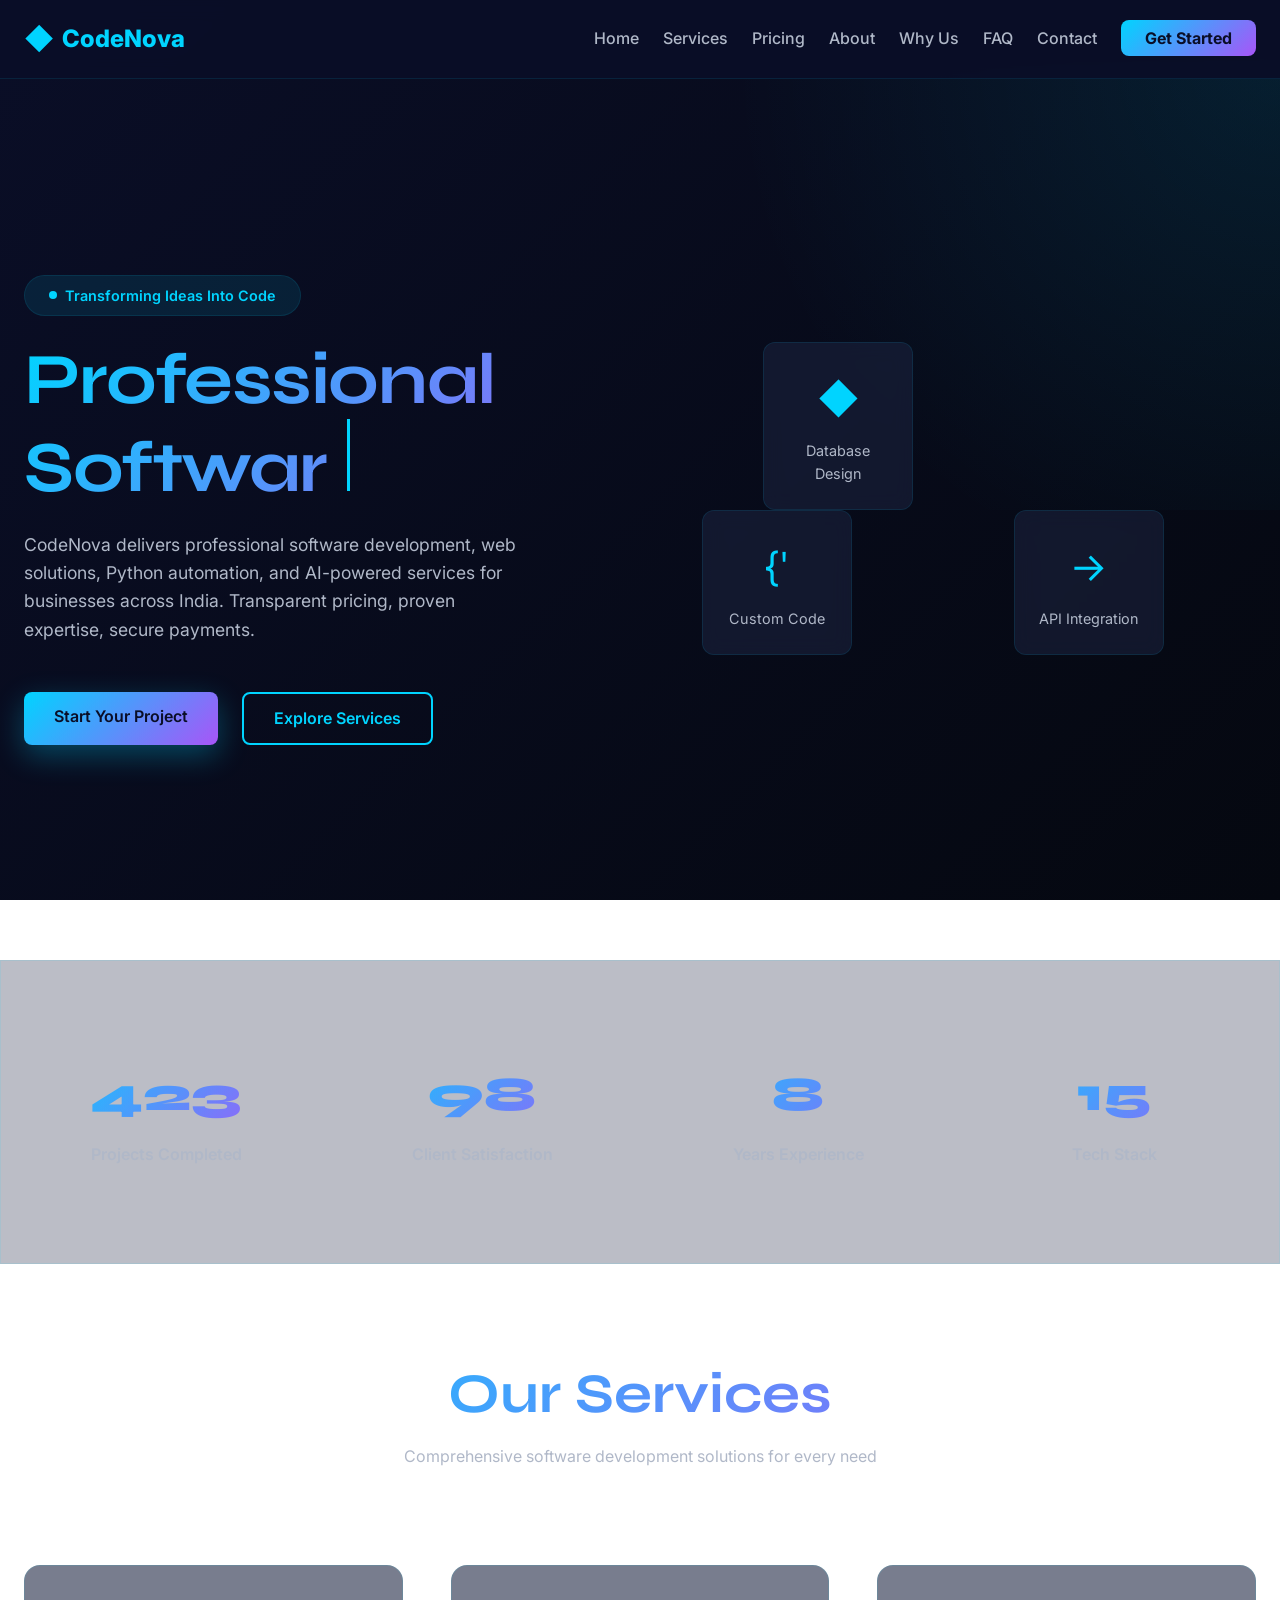
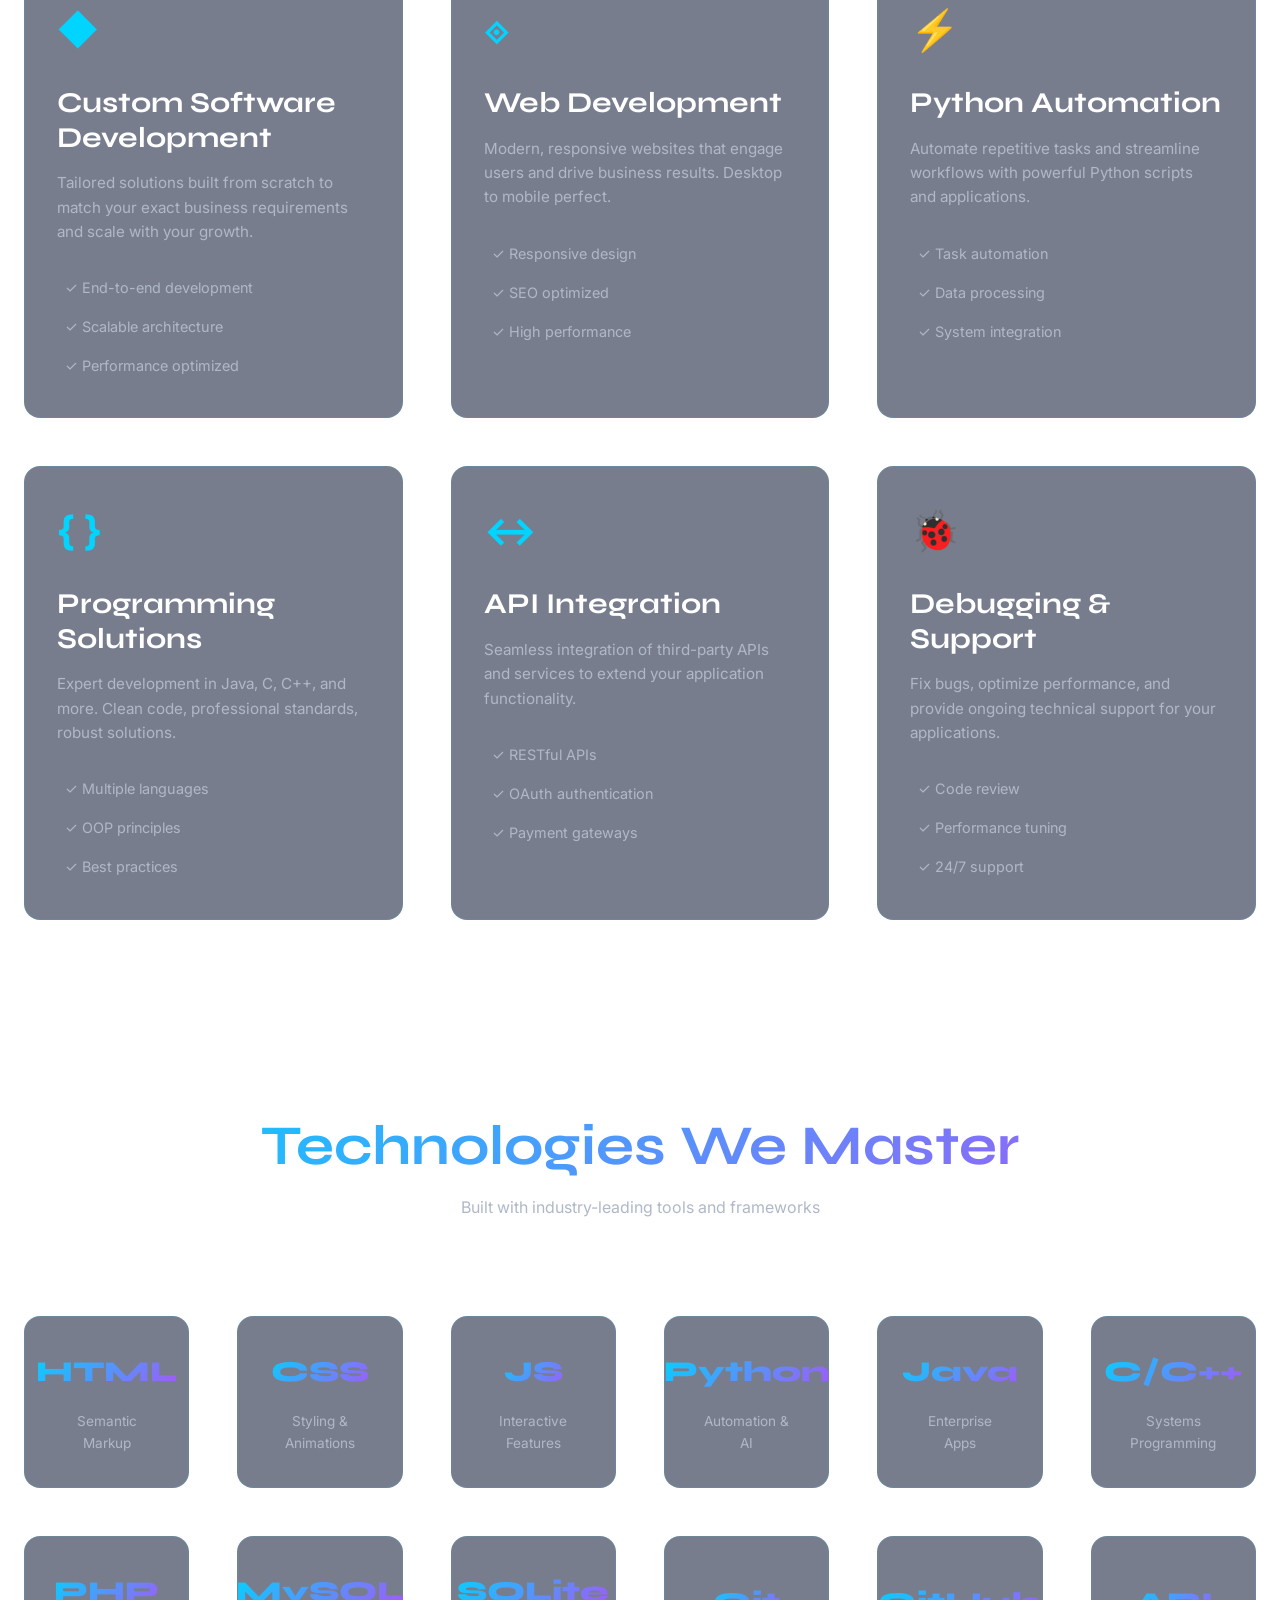
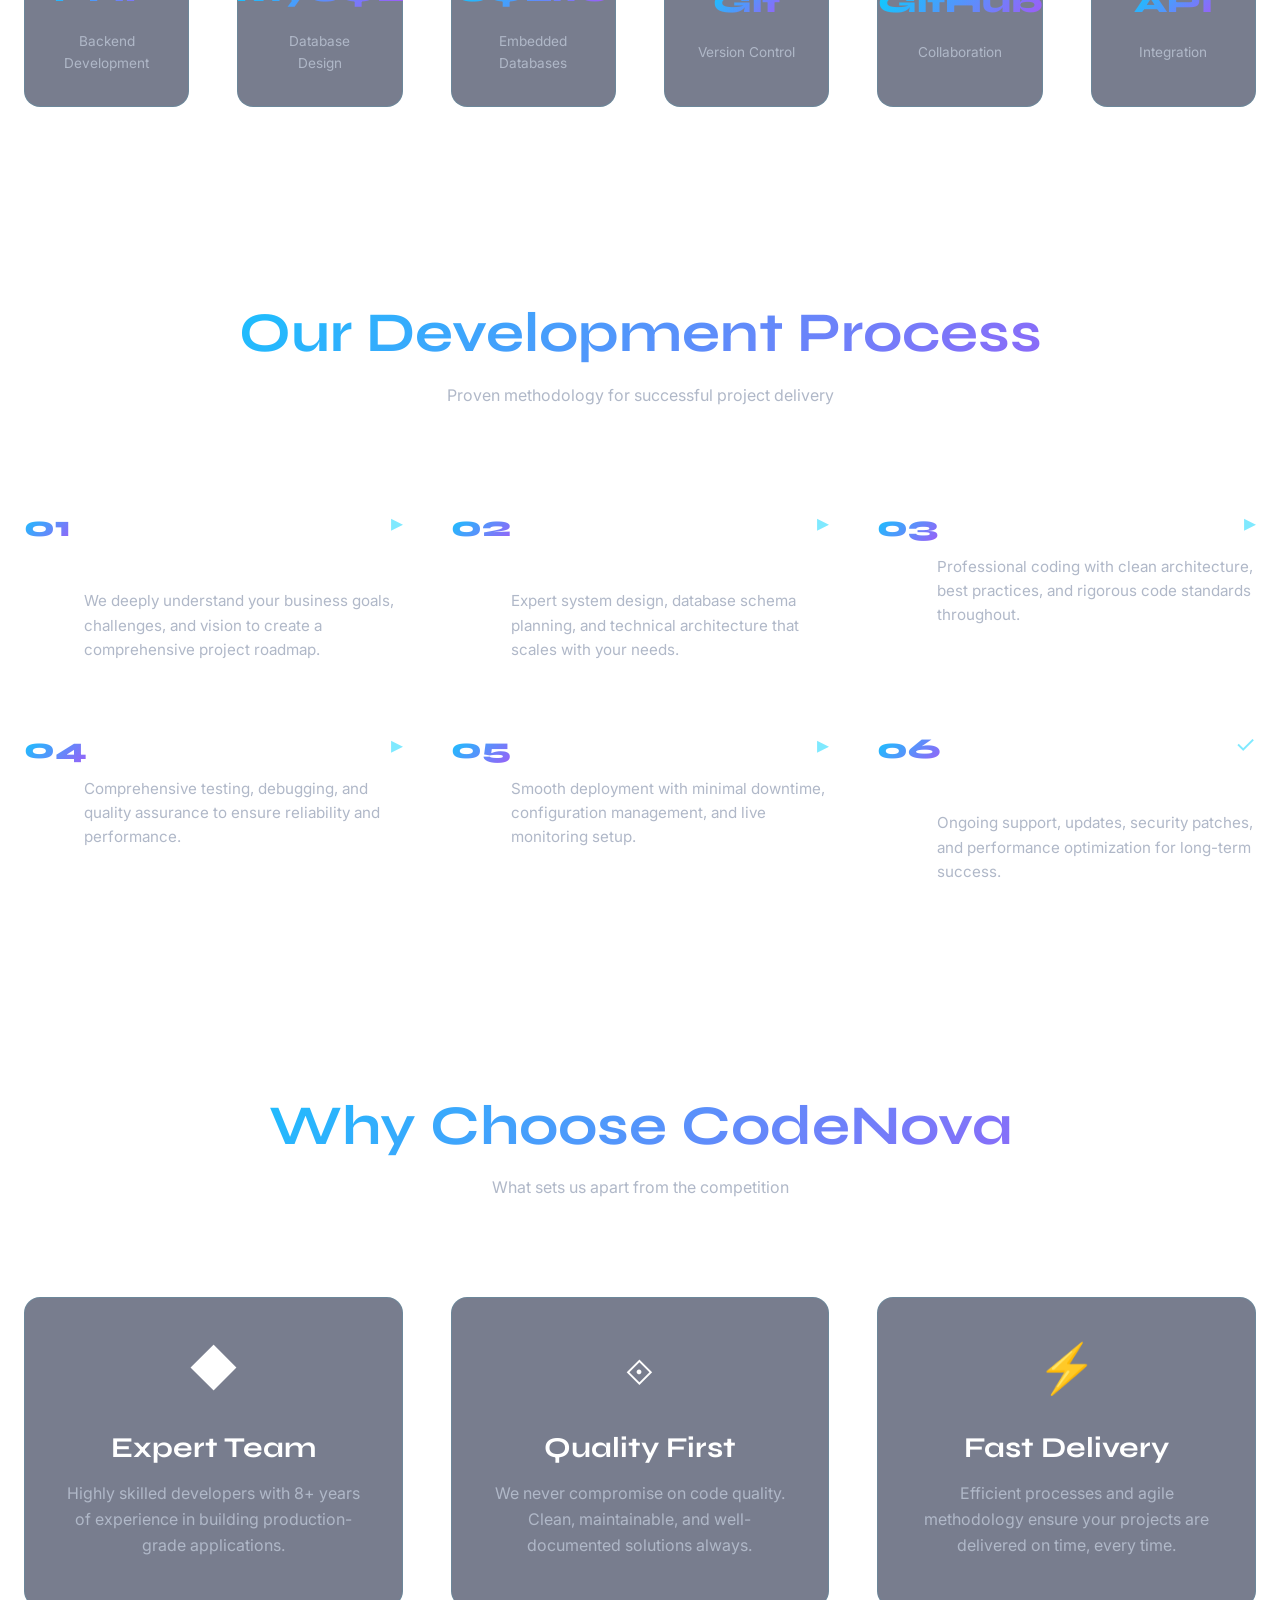
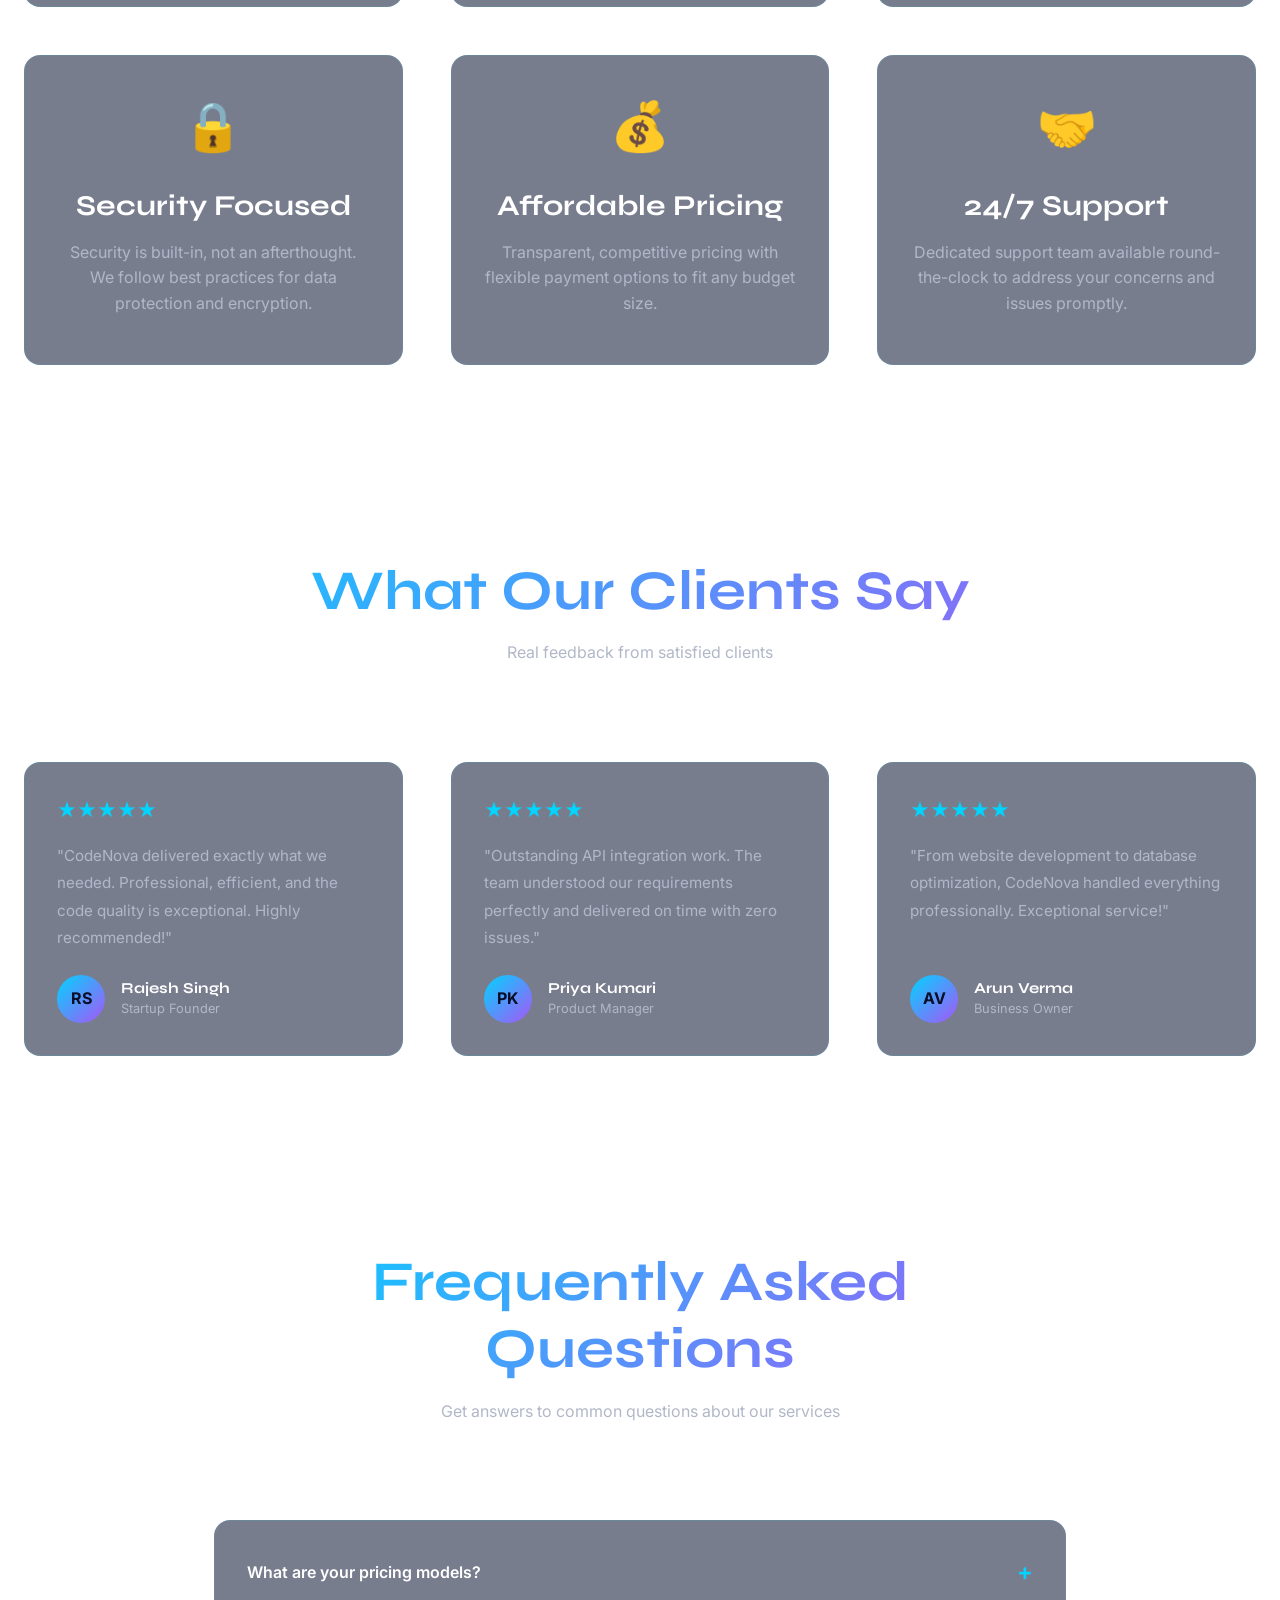
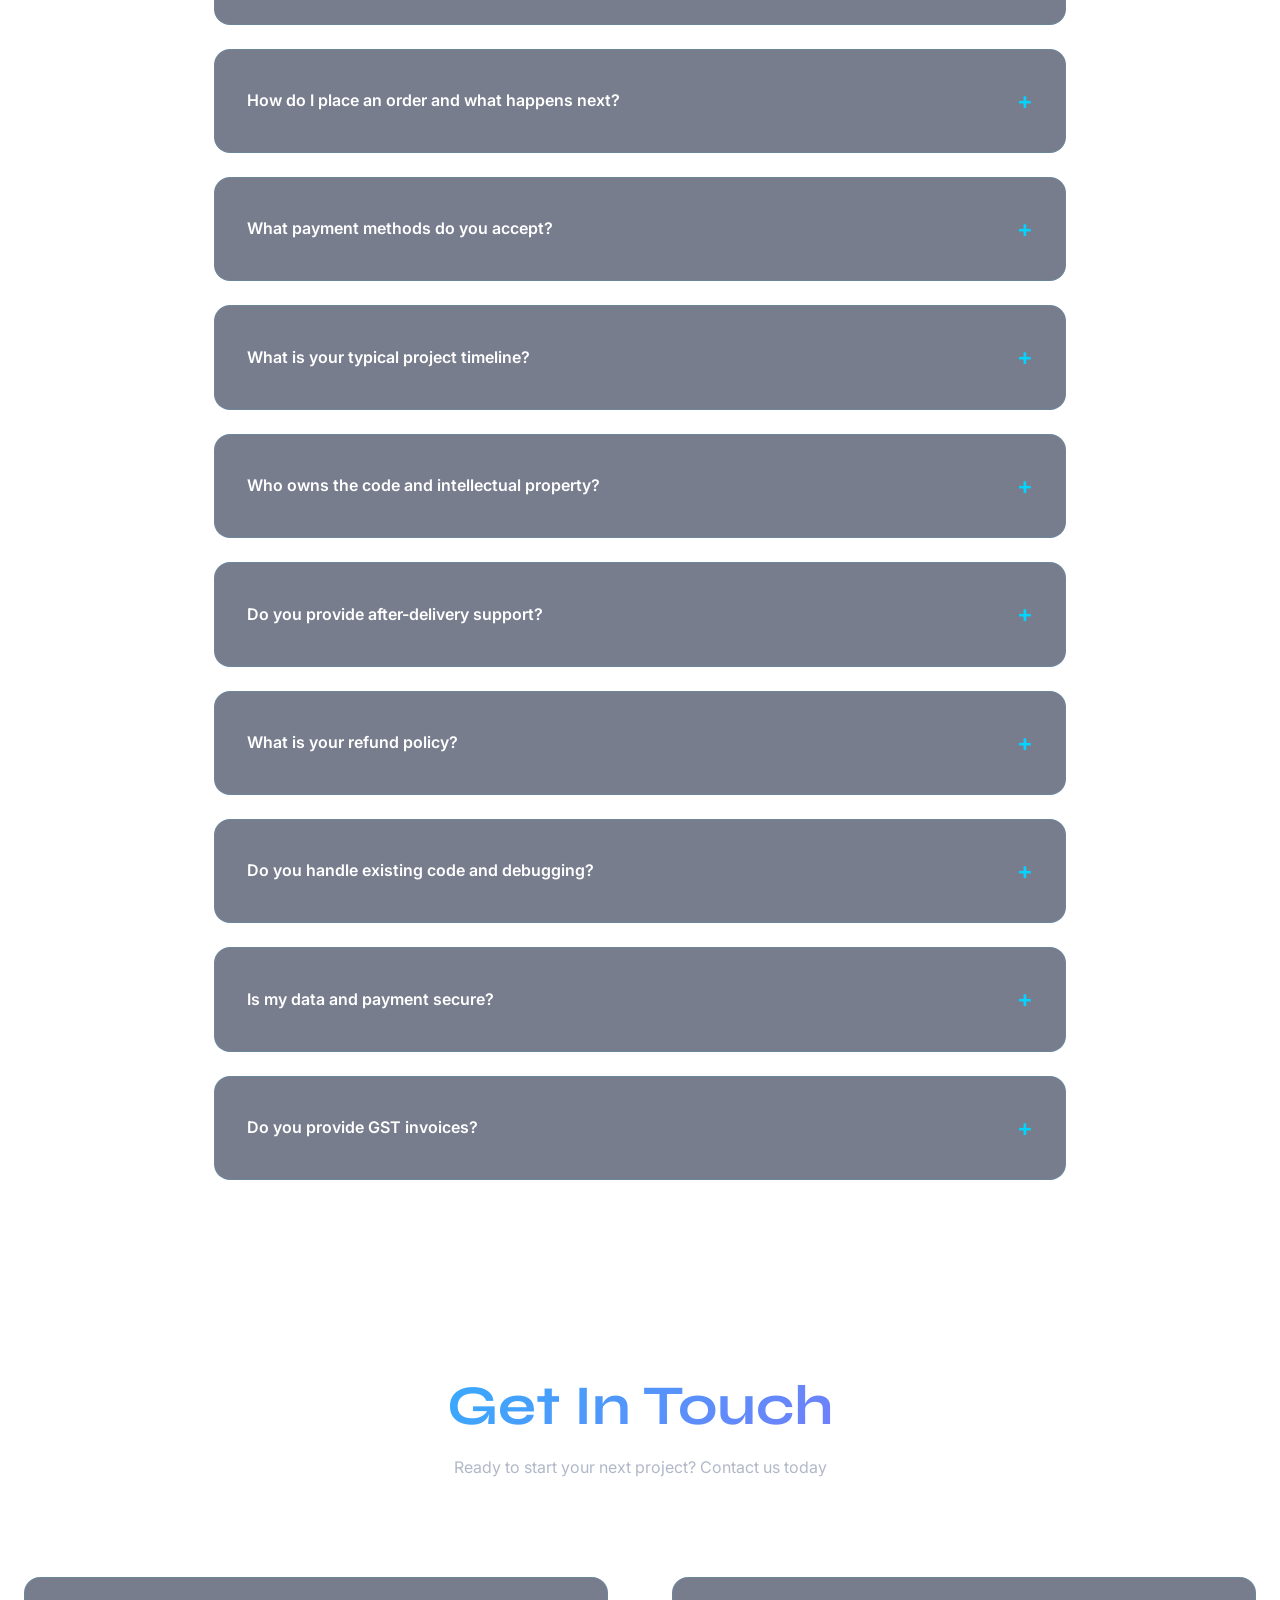
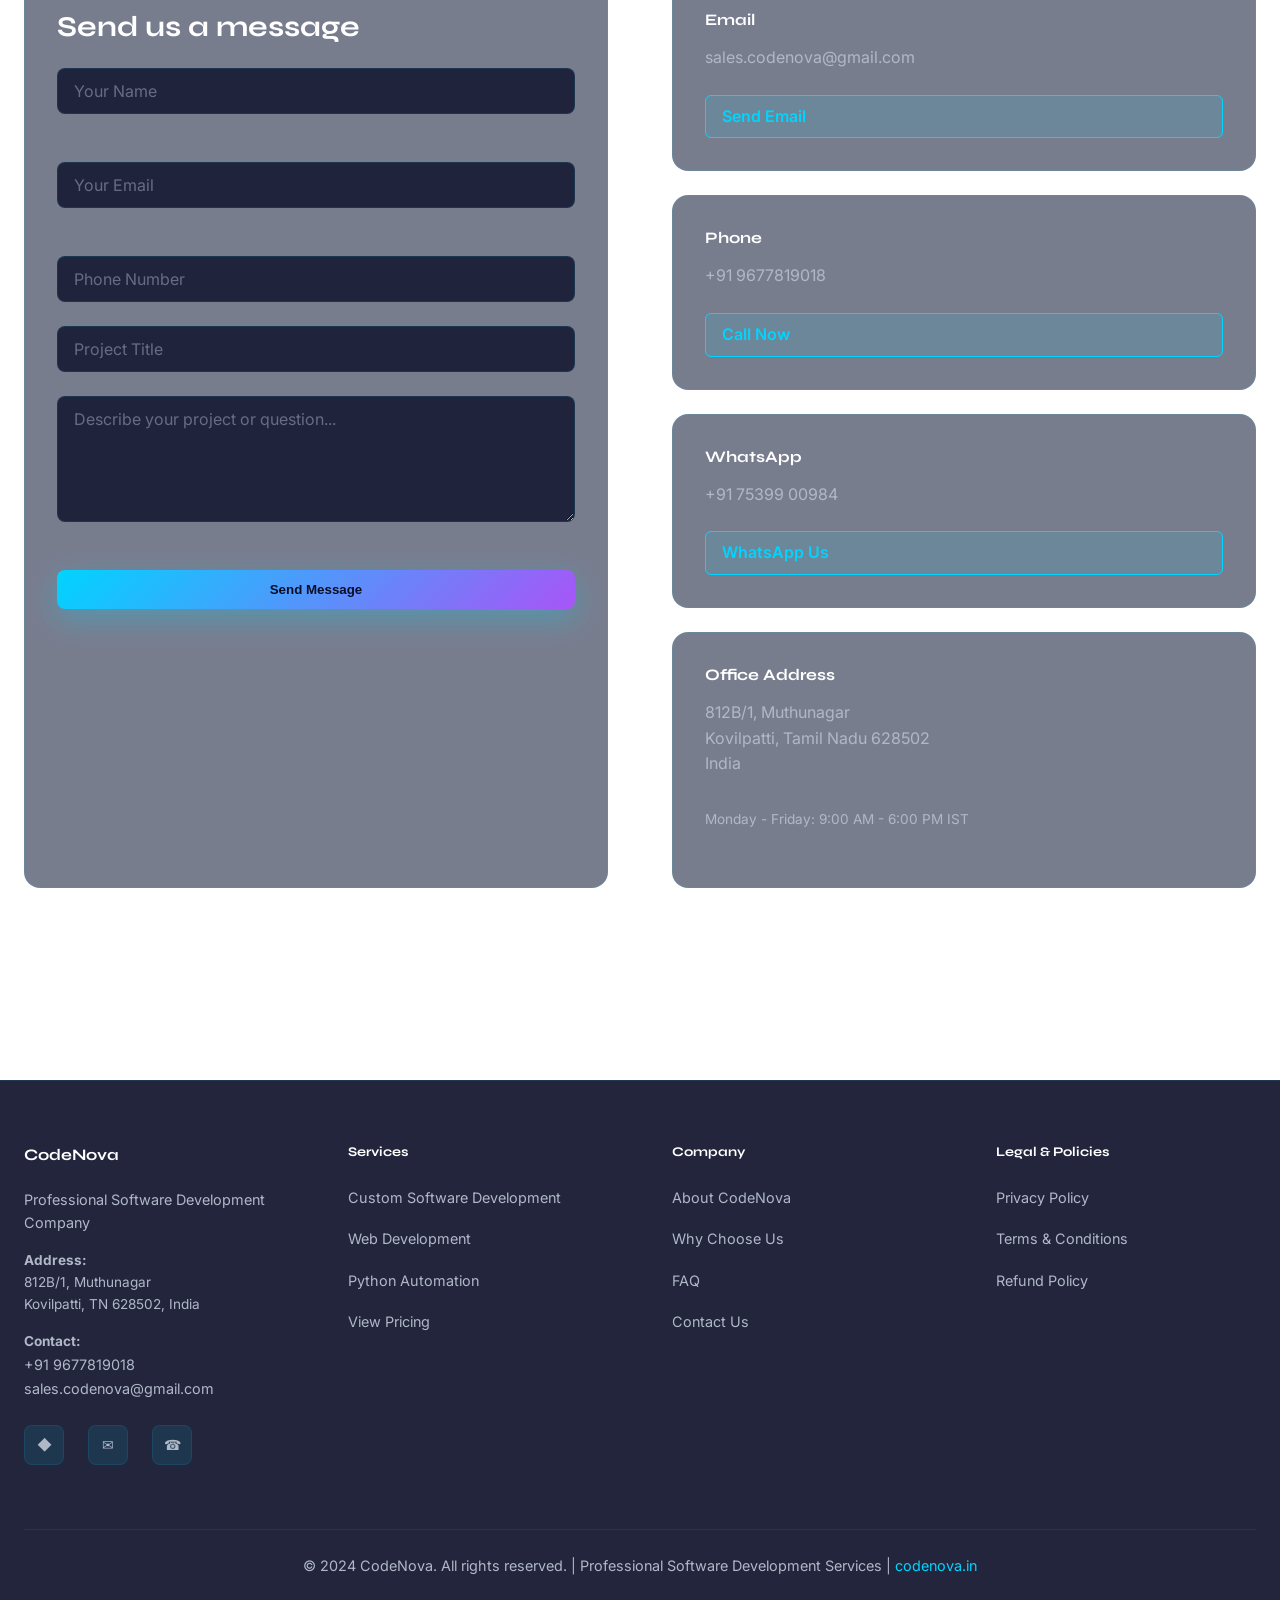
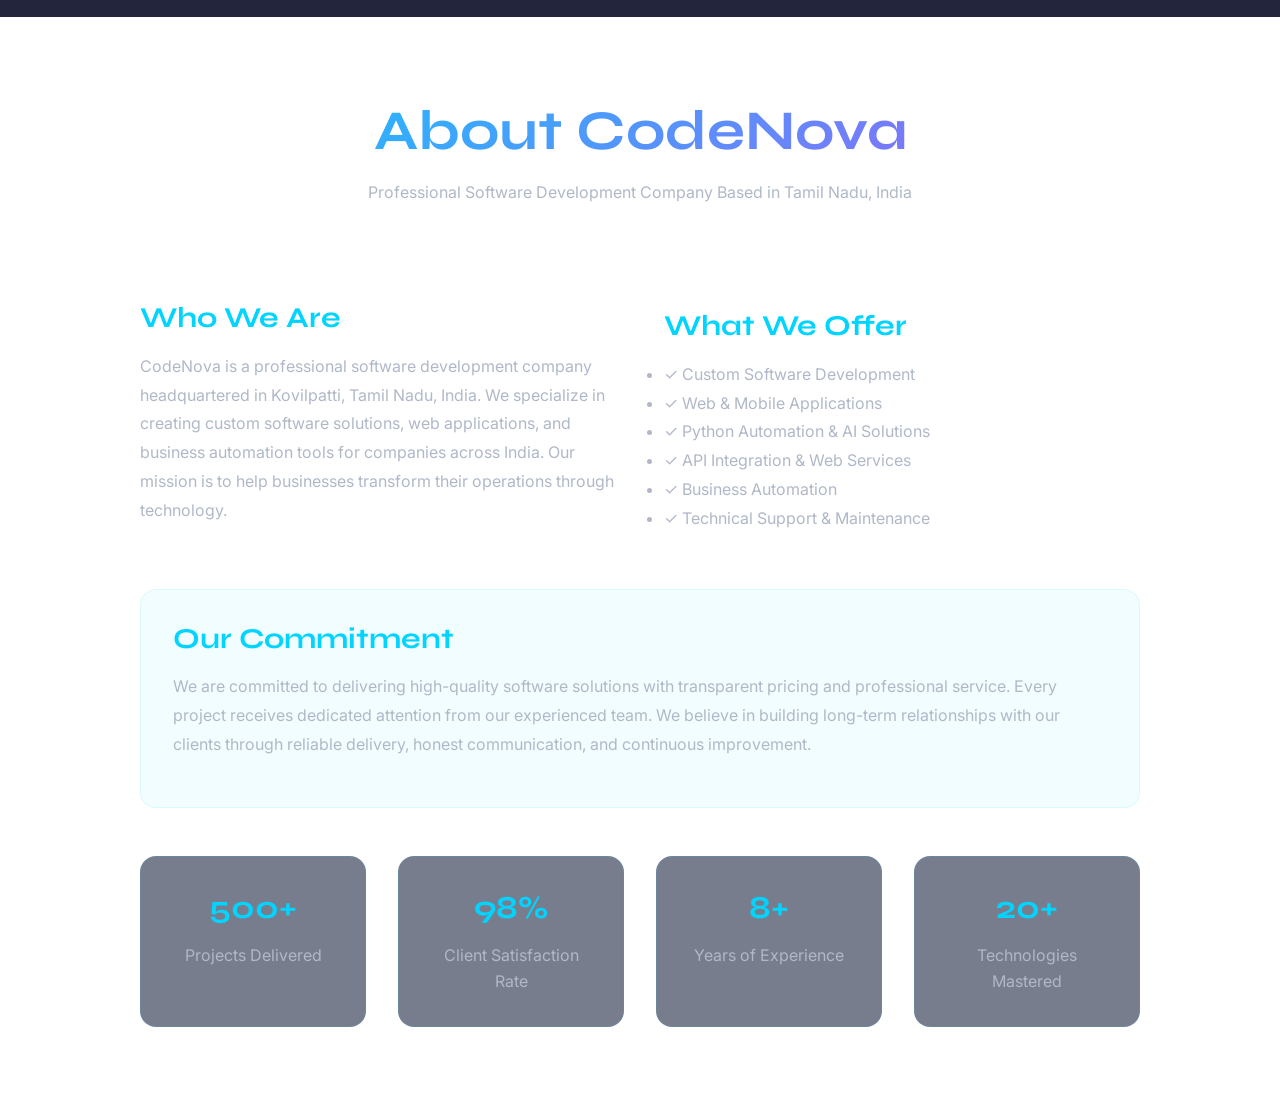
<file: index.html>
<!DOCTYPE html>
<html lang="en">
<head>
    <!-- Meta Tags for Responsiveness & Charset -->
    <meta charset="UTF-8">
    <meta name="viewport" content="width=device-width, initial-scale=1.0">
    <meta name="description" content="CodeNova - Professional Software Development, Web Development, Python Automation, API Integration, and Custom Software Solutions. Based in Kovilpatti, Tamil Nadu, India.">
    <meta name="keywords" content="software development, web development, Python automation, API integration, custom software, business automation, AI solutions, cloud deployment">
    <meta name="author" content="CodeNova">
    <meta name="theme-color" content="#00d4ff">
    <meta name="business:contact_data:street_address" content="812B/1, Muthunagar">
    <meta name="business:contact_data:locality" content="Kovilpatti">
    <meta name="business:contact_data:region" content="Tamil Nadu">
    <meta name="business:contact_data:postal_code" content="628502">
    <meta name="business:contact_data:country_name" content="India">
    
    <!-- Open Graph Tags for Social Sharing -->
    <meta property="og:type" content="business.business">
    <meta property="og:url" content="https://codenova.in">
    <meta property="og:title" content="CodeNova - Professional Software Development Services">
    <meta property="og:description" content="Custom software development, web development, Python automation, and AI solutions for Indian businesses">
    <meta property="og:image" content="https://codenova.in/og-image.png">
    <meta property="og:site_name" content="CodeNova">
    
    <!-- Twitter Card Tags -->
    <meta property="twitter:card" content="summary_large_image">
    <meta property="twitter:url" content="https://codenova.in">
    <meta property="twitter:title" content="CodeNova - Professional Software Development">
    <meta property="twitter:description" content="Software development, web development, Python automation for businesses in India">
    <meta property="twitter:image" content="https://codenova.in/og-image.png">
    
    <!-- Structured Data (JSON-LD) - LocalBusiness -->
    <script type="application/ld+json">
    {
        "@context": "https://schema.org",
        "@type": "LocalBusiness",
        "name": "CodeNova",
        "description": "Professional Software Development and Programming Services",
        "url": "https://codenova.in",
        "telephone": "+91 9677819018",
        "email": "sales.codenova@gmail.com",
        "address": {
            "@type": "PostalAddress",
            "streetAddress": "812B/1, Muthunagar",
            "addressLocality": "Kovilpatti",
            "addressRegion": "Tamil Nadu",
            "postalCode": "628502",
            "addressCountry": "IN"
        },
        "geo": {
            "@type": "GeoCoordinates",
            "latitude": "8.7597",
            "longitude": "77.9607"
        },
        "openingHoursSpecification": {
            "@type": "OpeningHoursSpecification",
            "dayOfWeek": ["Monday", "Tuesday", "Wednesday", "Thursday", "Friday"],
            "opens": "09:00",
            "closes": "18:00"
        },
        "sameAs": ["https://wa.me/917539900984"],
        "priceRange": "₹₹"
    }
    </script>
    
    <!-- Structured Data (JSON-LD) - Organization -->
    <script type="application/ld+json">
    {
        "@context": "https://schema.org",
        "@type": "Organization",
        "name": "CodeNova",
        "url": "https://codenova.in",
        "logo": "https://codenova.in/logo.png",
        "description": "Professional software development company providing custom software, web development, Python automation, and AI solutions",
        "address": {
            "@type": "PostalAddress",
            "streetAddress": "812B/1, Muthunagar",
            "addressLocality": "Kovilpatti",
            "addressRegion": "Tamil Nadu",
            "postalCode": "628502",
            "addressCountry": "IN"
        },
        "contactPoint": {
            "@type": "ContactPoint",
            "telephone": "+91 9677819018",
            "contactType": "Customer Service"
        },
        "sameAs": ["https://wa.me/917539900984"]
    }
    </script>
    
    <!-- Favicon -->
    <link rel="icon" type="image/png" href="data:image/svg+xml,<svg xmlns='http://www.w3.org/2000/svg' viewBox='0 0 100 100'><rect fill='%2300d4ff' width='100' height='100'/><text x='50' y='60' font-size='60' font-weight='bold' text-anchor='middle' fill='%230a0e27'>CN</text></svg>">
    
    <!-- Google Fonts -->
    <link rel="preconnect" href="https://fonts.googleapis.com">
    <link rel="preconnect" href="https://fonts.gstatic.com" crossorigin>
    <link href="https://fonts.googleapis.com/css2?family=Inter:wght@300;400;500;600;700;800&family=Syne:wght@400;500;600;700;800&display=swap" rel="stylesheet">
    
    <title>CodeNova - Professional Software Development & Web Development Services | India</title>
    <link rel="stylesheet" href="style.css">
</head>
<body>
    <!-- Loading Animation -->
    <div class="loader" id="loader">
        <div class="loader-spinner"></div>
    </div>

    <!-- Navigation -->
    <nav class="navbar" id="navbar">
        <div class="navbar-container">
            <div class="navbar-brand">
                <span class="brand-icon">◆</span>
                <span class="brand-text">CodeNova</span>
            </div>
            
            <div class="hamburger" id="hamburger">
                <span></span>
                <span></span>
                <span></span>
            </div>
            
            <ul class="nav-menu" id="navMenu">
                <li><a href="#home" class="nav-link">Home</a></li>
                <li><a href="#services" class="nav-link">Services</a></li>
                <li><a href="pricing.html" class="nav-link">Pricing</a></li>
                <li><a href="#about" class="nav-link">About</a></li>
                <li><a href="#why-us" class="nav-link">Why Us</a></li>
                <li><a href="#faq" class="nav-link">FAQ</a></li>
                <li><a href="#contact" class="nav-link">Contact</a></li>
                <li><a href="#contact" class="nav-link nav-cta">Get Started</a></li>
            </ul>
        </div>
    </nav>

    <!-- Hero Section -->
    <section class="hero" id="home">
        <div class="hero-content">
            <div class="hero-badge">
                <span class="badge-dot"></span>
                <span>Transforming Ideas Into Code</span>
            </div>
            
            <h1 class="hero-title">
                <span class="typing-text" id="typingText"></span>
                <span class="typing-cursor"></span>
            </h1>
            
            <p class="hero-subtitle">
                CodeNova delivers professional software development, web solutions, Python automation, and AI-powered services for businesses across India. Transparent pricing, proven expertise, secure payments.
            </p>
            
            <div class="hero-cta">
                <a href="#contact" class="btn btn-primary">Start Your Project</a>
                <a href="#services" class="btn btn-secondary">Explore Services</a>
            </div>
        </div>
        
        <div class="hero-visual">
            <div class="floating-card card-1">
                <div class="card-icon">{'</div>
                <p>Custom Code</p>
            </div>
            <div class="floating-card card-2">
                <div class="card-icon">→</div>
                <p>API Integration</p>
            </div>
            <div class="floating-card card-3">
                <div class="card-icon">◆</div>
                <p>Database Design</p>
            </div>
        </div>
        
        <div class="hero-gradient"></div>
    </section>

    <!-- Stats Section -->
    <section class="stats">
        <div class="stats-container">
            <div class="stat-item">
                <div class="stat-number" data-target="500">0</div>
                <div class="stat-label">Projects Completed</div>
            </div>
            <div class="stat-item">
                <div class="stat-number" data-target="98">0</div>
                <div class="stat-label">Client Satisfaction</div>
            </div>
            <div class="stat-item">
                <div class="stat-number" data-target="8">0</div>
                <div class="stat-label">Years Experience</div>
            </div>
            <div class="stat-item">
                <div class="stat-number" data-target="15">0</div>
                <div class="stat-label">Tech Stack</div>
            </div>
        </div>
    </section>

    <!-- Services Section -->
    <section class="services" id="services">
        <div class="section-header">
            <h2 class="section-title">Our Services</h2>
            <p class="section-subtitle">Comprehensive software development solutions for every need</p>
        </div>
        
        <div class="services-grid">
            <!-- Service Card 1 -->
            <div class="service-card glass-card reveal-item">
                <div class="service-icon">
                    <span class="icon-symbol">◆</span>
                </div>
                <h3>Custom Software Development</h3>
                <p>Tailored solutions built from scratch to match your exact business requirements and scale with your growth.</p>
                <ul class="service-features">
                    <li>✓ End-to-end development</li>
                    <li>✓ Scalable architecture</li>
                    <li>✓ Performance optimized</li>
                </ul>
            </div>
            
            <!-- Service Card 2 -->
            <div class="service-card glass-card reveal-item">
                <div class="service-icon">
                    <span class="icon-symbol">⟐</span>
                </div>
                <h3>Web Development</h3>
                <p>Modern, responsive websites that engage users and drive business results. Desktop to mobile perfect.</p>
                <ul class="service-features">
                    <li>✓ Responsive design</li>
                    <li>✓ SEO optimized</li>
                    <li>✓ High performance</li>
                </ul>
            </div>
            
            <!-- Service Card 3 -->
            <div class="service-card glass-card reveal-item">
                <div class="service-icon">
                    <span class="icon-symbol">⚡</span>
                </div>
                <h3>Python Automation</h3>
                <p>Automate repetitive tasks and streamline workflows with powerful Python scripts and applications.</p>
                <ul class="service-features">
                    <li>✓ Task automation</li>
                    <li>✓ Data processing</li>
                    <li>✓ System integration</li>
                </ul>
            </div>
            
            <!-- Service Card 4 -->
            <div class="service-card glass-card reveal-item">
                <div class="service-icon">
                    <span class="icon-symbol">{ }</span>
                </div>
                <h3>Programming Solutions</h3>
                <p>Expert development in Java, C, C++, and more. Clean code, professional standards, robust solutions.</p>
                <ul class="service-features">
                    <li>✓ Multiple languages</li>
                    <li>✓ OOP principles</li>
                    <li>✓ Best practices</li>
                </ul>
            </div>
            
            <!-- Service Card 5 -->
            <div class="service-card glass-card reveal-item">
                <div class="service-icon">
                    <span class="icon-symbol">↔</span>
                </div>
                <h3>API Integration</h3>
                <p>Seamless integration of third-party APIs and services to extend your application functionality.</p>
                <ul class="service-features">
                    <li>✓ RESTful APIs</li>
                    <li>✓ OAuth authentication</li>
                    <li>✓ Payment gateways</li>
                </ul>
            </div>
            
            <!-- Service Card 6 -->
            <div class="service-card glass-card reveal-item">
                <div class="service-icon">
                    <span class="icon-symbol">🐞</span>
                </div>
                <h3>Debugging & Support</h3>
                <p>Fix bugs, optimize performance, and provide ongoing technical support for your applications.</p>
                <ul class="service-features">
                    <li>✓ Code review</li>
                    <li>✓ Performance tuning</li>
                    <li>✓ 24/7 support</li>
                </ul>
            </div>
        </div>
    </section>

    <!-- Technologies Section -->
    <section class="technologies">
        <div class="section-header">
            <h2 class="section-title">Technologies We Master</h2>
            <p class="section-subtitle">Built with industry-leading tools and frameworks</p>
        </div>
        
        <div class="tech-grid">
            <div class="tech-item glass-card reveal-item">
                <div class="tech-logo">HTML</div>
                <p>Semantic Markup</p>
            </div>
            <div class="tech-item glass-card reveal-item">
                <div class="tech-logo">CSS</div>
                <p>Styling & Animations</p>
            </div>
            <div class="tech-item glass-card reveal-item">
                <div class="tech-logo">JS</div>
                <p>Interactive Features</p>
            </div>
            <div class="tech-item glass-card reveal-item">
                <div class="tech-logo">Python</div>
                <p>Automation & AI</p>
            </div>
            <div class="tech-item glass-card reveal-item">
                <div class="tech-logo">Java</div>
                <p>Enterprise Apps</p>
            </div>
            <div class="tech-item glass-card reveal-item">
                <div class="tech-logo">C/C++</div>
                <p>Systems Programming</p>
            </div>
            <div class="tech-item glass-card reveal-item">
                <div class="tech-logo">PHP</div>
                <p>Backend Development</p>
            </div>
            <div class="tech-item glass-card reveal-item">
                <div class="tech-logo">MySQL</div>
                <p>Database Design</p>
            </div>
            <div class="tech-item glass-card reveal-item">
                <div class="tech-logo">SQLite</div>
                <p>Embedded Databases</p>
            </div>
            <div class="tech-item glass-card reveal-item">
                <div class="tech-logo">Git</div>
                <p>Version Control</p>
            </div>
            <div class="tech-item glass-card reveal-item">
                <div class="tech-logo">GitHub</div>
                <p>Collaboration</p>
            </div>
            <div class="tech-item glass-card reveal-item">
                <div class="tech-logo">API</div>
                <p>Integration</p>
            </div>
        </div>
    </section>

    <!-- Development Process Section -->
    <section class="process">
        <div class="section-header">
            <h2 class="section-title">Our Development Process</h2>
            <p class="section-subtitle">Proven methodology for successful project delivery</p>
        </div>
        
        <div class="process-timeline">
            <div class="process-step reveal-item">
                <div class="step-number">01</div>
                <h3>Discovery & Planning</h3>
                <p>We deeply understand your business goals, challenges, and vision to create a comprehensive project roadmap.</p>
                <div class="step-icon">▸</div>
            </div>
            
            <div class="process-step reveal-item">
                <div class="step-number">02</div>
                <h3>Design & Architecture</h3>
                <p>Expert system design, database schema planning, and technical architecture that scales with your needs.</p>
                <div class="step-icon">▸</div>
            </div>
            
            <div class="process-step reveal-item">
                <div class="step-number">03</div>
                <h3>Development</h3>
                <p>Professional coding with clean architecture, best practices, and rigorous code standards throughout.</p>
                <div class="step-icon">▸</div>
            </div>
            
            <div class="process-step reveal-item">
                <div class="step-number">04</div>
                <h3>Testing & QA</h3>
                <p>Comprehensive testing, debugging, and quality assurance to ensure reliability and performance.</p>
                <div class="step-icon">▸</div>
            </div>
            
            <div class="process-step reveal-item">
                <div class="step-number">05</div>
                <h3>Deployment</h3>
                <p>Smooth deployment with minimal downtime, configuration management, and live monitoring setup.</p>
                <div class="step-icon">▸</div>
            </div>
            
            <div class="process-step reveal-item">
                <div class="step-number">06</div>
                <h3>Support & Maintenance</h3>
                <p>Ongoing support, updates, security patches, and performance optimization for long-term success.</p>
                <div class="step-icon">✓</div>
            </div>
        </div>
    </section>

    <!-- Why Choose Us Section -->
    <section class="why-us" id="why-us">
        <div class="section-header">
            <h2 class="section-title">Why Choose CodeNova</h2>
            <p class="section-subtitle">What sets us apart from the competition</p>
        </div>
        
        <div class="why-us-grid">
            <div class="why-item glass-card reveal-item">
                <div class="why-icon">◆</div>
                <h3>Expert Team</h3>
                <p>Highly skilled developers with 8+ years of experience in building production-grade applications.</p>
            </div>
            
            <div class="why-item glass-card reveal-item">
                <div class="why-icon">⟐</div>
                <h3>Quality First</h3>
                <p>We never compromise on code quality. Clean, maintainable, and well-documented solutions always.</p>
            </div>
            
            <div class="why-item glass-card reveal-item">
                <div class="why-icon">⚡</div>
                <h3>Fast Delivery</h3>
                <p>Efficient processes and agile methodology ensure your projects are delivered on time, every time.</p>
            </div>
            
            <div class="why-item glass-card reveal-item">
                <div class="why-icon">🔒</div>
                <h3>Security Focused</h3>
                <p>Security is built-in, not an afterthought. We follow best practices for data protection and encryption.</p>
            </div>
            
            <div class="why-item glass-card reveal-item">
                <div class="why-icon">💰</div>
                <h3>Affordable Pricing</h3>
                <p>Transparent, competitive pricing with flexible payment options to fit any budget size.</p>
            </div>
            
            <div class="why-item glass-card reveal-item">
                <div class="why-icon">🤝</div>
                <h3>24/7 Support</h3>
                <p>Dedicated support team available round-the-clock to address your concerns and issues promptly.</p>
            </div>
        </div>
    </section>

    <!-- Testimonials Section -->
    <section class="testimonials">
        <div class="section-header">
            <h2 class="section-title">What Our Clients Say</h2>
            <p class="section-subtitle">Real feedback from satisfied clients</p>
        </div>
        
        <div class="testimonials-grid">
            <div class="testimonial-card glass-card reveal-item">
                <div class="testimonial-stars">★★★★★</div>
                <p class="testimonial-text">"CodeNova delivered exactly what we needed. Professional, efficient, and the code quality is exceptional. Highly recommended!"</p>
                <div class="testimonial-author">
                    <div class="author-avatar">RS</div>
                    <div class="author-info">
                        <h4>Rajesh Singh</h4>
                        <p>Startup Founder</p>
                    </div>
                </div>
            </div>
            
            <div class="testimonial-card glass-card reveal-item">
                <div class="testimonial-stars">★★★★★</div>
                <p class="testimonial-text">"Outstanding API integration work. The team understood our requirements perfectly and delivered on time with zero issues."</p>
                <div class="testimonial-author">
                    <div class="author-avatar">PK</div>
                    <div class="author-info">
                        <h4>Priya Kumari</h4>
                        <p>Product Manager</p>
                    </div>
                </div>
            </div>
            
            <div class="testimonial-card glass-card reveal-item">
                <div class="testimonial-stars">★★★★★</div>
                <p class="testimonial-text">"From website development to database optimization, CodeNova handled everything professionally. Exceptional service!"</p>
                <div class="testimonial-author">
                    <div class="author-avatar">AV</div>
                    <div class="author-info">
                        <h4>Arun Verma</h4>
                        <p>Business Owner</p>
                    </div>
                </div>
            </div>
        </div>
    </section>

    <!-- FAQ Section -->
    <section class="faq" id="faq">
        <div class="section-header">
            <h2 class="section-title">Frequently Asked Questions</h2>
            <p class="section-subtitle">Get answers to common questions about our services</p>
        </div>
        
        <div class="faq-container">
            <div class="faq-item glass-card reveal-item">
                <div class="faq-question">
                    <span>What are your pricing models?</span>
                    <span class="faq-icon">+</span>
                </div>
                <div class="faq-answer">
                    <p>We offer transparent, fixed pricing for standard services. Website Development starts at ₹7,999 (Basic) to ₹14,999 (Premium). Web Applications range from ₹24,999 (Starter) to ₹49,999 (Professional). Custom software development starts at ₹39,999. View our <a href="pricing.html" style="color: var(--primary);">complete pricing page</a> for all services and packages.</p>
                </div>
            </div>
            
            <div class="faq-item glass-card reveal-item">
                <div class="faq-question">
                    <span>How do I place an order and what happens next?</span>
                    <span class="faq-icon">+</span>
                </div>
                <div class="faq-answer">
                    <p>Contact us via email (sales.codenova@gmail.com), phone (+91 9677819018), or WhatsApp (+91 75399 00984). We'll discuss your requirements and provide a detailed quote. After you approve, we'll send an invoice and setup a secure payment link. Once payment is received, development begins immediately.</p>
                </div>
            </div>
            
            <div class="faq-item glass-card reveal-item">
                <div class="faq-question">
                    <span>What payment methods do you accept?</span>
                    <span class="faq-icon">+</span>
                </div>
                <div class="faq-answer">
                    <p>We accept multiple payment methods: Bank Transfer (NEFT/RTGS), UPI, Airpay Secure Payment, and Invoice-based payments. All transactions are secure and processed through verified payment gateways. GST invoices are provided for all payments.</p>
                </div>
            </div>
            
            <div class="faq-item glass-card reveal-item">
                <div class="faq-question">
                    <span>What is your typical project timeline?</span>
                    <span class="faq-icon">+</span>
                </div>
                <div class="faq-answer">
                    <p>Timelines vary by project: Basic websites (5-7 days), Premium websites (12-15 days), Starter web apps (20-30 days), Professional web apps (45-60 days). Custom software development timelines are discussed during project planning. We ensure on-time delivery through our proven development process.</p>
                </div>
            </div>
            
            <div class="faq-item glass-card reveal-item">
                <div class="faq-question">
                    <span>Who owns the code and intellectual property?</span>
                    <span class="faq-icon">+</span>
                </div>
                <div class="faq-answer">
                    <p>Upon full payment, you own all developed code, designs, and deliverables. We provide source code, documentation, and all necessary files. You have the right to use, modify, and deploy the software. Ownership terms are clearly stated in our project agreement.</p>
                </div>
            </div>
            
            <div class="faq-item glass-card reveal-item">
                <div class="faq-question">
                    <span>Do you provide after-delivery support?</span>
                    <span class="faq-icon">+</span>
                </div>
                <div class="faq-answer">
                    <p>Yes! All projects include 30 days of free support for bug fixes and minor adjustments. Ongoing maintenance, technical support, and enhancements are available through our AMC (Annual Maintenance Contract) packages starting at ₹799/hour.</p>
                </div>
            </div>
            
            <div class="faq-item glass-card reveal-item">
                <div class="faq-question">
                    <span>What is your refund policy?</span>
                    <span class="faq-icon">+</span>
                </div>
                <div class="faq-answer">
                    <p>Refunds depend on project stage: 100% refund if cancelled before work starts, 75% if cancelled within 25% completion, 50% if cancelled before 50% completion. No refund after 50% completion. Exceptions apply for CodeNova's non-compliance. <a href="refund.html" style="color: var(--primary);">View full refund policy</a>.</p>
                </div>
            </div>
            
            <div class="faq-item glass-card reveal-item">
                <div class="faq-question">
                    <span>Do you handle existing code and debugging?</span>
                    <span class="faq-icon">+</span>
                </div>
                <div class="faq-answer">
                    <p>Yes! We specialize in debugging, optimization, and refactoring existing projects. We can fix bugs, optimize performance, add features, migrate code, or completely redesign existing applications. Hourly rates and project-based pricing are available.</p>
                </div>
            </div>
            
            <div class="faq-item glass-card reveal-item">
                <div class="faq-question">
                    <span>Is my data and payment secure?</span>
                    <span class="faq-icon">+</span>
                </div>
                <div class="faq-answer">
                    <p>Absolutely. We use industry-standard SSL/TLS encryption for all data transmission. Payments are processed through secure, verified payment gateways (Airpay, Bank Transfer). Your confidential information is protected by our comprehensive Privacy Policy and NDA agreements.</p>
                </div>
            </div>
            
            <div class="faq-item glass-card reveal-item">
                <div class="faq-question">
                    <span>Do you provide GST invoices?</span>
                    <span class="faq-icon">+</span>
                </div>
                <div class="faq-answer">
                    <p>Yes, GST-registered invoices are provided for all projects. All amounts quoted include GST where applicable. Invoices are issued upon payment confirmation and include itemized service breakdowns for your records and accounting purposes.</p>
                </div>
            </div>
        </div>
    </section>

    <!-- Contact Section -->
    <section class="contact" id="contact">
        <div class="section-header">
            <h2 class="section-title">Get In Touch</h2>
            <p class="section-subtitle">Ready to start your next project? Contact us today</p>
        </div>
        
        <div class="contact-wrapper">
            <!-- Contact Form -->
            <div class="contact-form-box glass-card">
                <h3>Send us a message</h3>
                <form class="contact-form" id="contactForm">
                    <div class="form-group">
                        <input type="text" placeholder="Your Name" required id="formName">
                        <span class="form-error"></span>
                    </div>
                    
                    <div class="form-group">
                        <input type="email" placeholder="Your Email" required id="formEmail">
                        <span class="form-error"></span>
                    </div>
                    
                    <div class="form-group">
                        <input type="tel" placeholder="Phone Number" id="formPhone">
                    </div>
                    
                    <div class="form-group">
                        <input type="text" placeholder="Project Title" required id="formSubject">
                    </div>
                    
                    <div class="form-group">
                        <textarea placeholder="Describe your project or question..." rows="5" required id="formMessage"></textarea>
                        <span class="form-error"></span>
                    </div>
                    
                    <button type="submit" class="btn btn-primary btn-full">Send Message</button>
                </form>
                <div class="form-success" id="formSuccess" style="display: none;">
                    <p>✓ Message received! We'll get back to you within 24 hours.</p>
                </div>
            </div>
            
            <!-- Contact Info -->
            <div class="contact-info">
                <div class="info-card glass-card reveal-item">
                    <h4>Email</h4>
                    <p>sales.codenova@gmail.com</p>
                    <a href="mailto:sales.codenova@gmail.com" class="copy-btn">Send Email</a>
                </div>
                
                <div class="info-card glass-card reveal-item">
                    <h4>Phone</h4>
                    <p>+91 9677819018</p>
                    <a href="tel:+919677819018" class="link-btn">Call Now</a>
                </div>
                
                <div class="info-card glass-card reveal-item">
                    <h4>WhatsApp</h4>
                    <p>+91 75399 00984</p>
                    <a href="https://wa.me/917539900984" target="_blank" class="link-btn">WhatsApp Us</a>
                </div>
                
                <div class="info-card glass-card reveal-item">
                    <h4>Office Address</h4>
                    <p>812B/1, Muthunagar<br>
                    Kovilpatti, Tamil Nadu 628502<br>
                    India</p>
                    <p style="font-size: 0.85rem; margin-top: 0.5rem;">Monday - Friday: 9:00 AM - 6:00 PM IST</p>
                </div>
            </div>
        </div>
    </section>

    <!-- Footer -->
    <footer class="footer">
        <div class="footer-content">
            <div class="footer-section">
                <h4>CodeNova</h4>
                <p>Professional Software Development Company</p>
                <p style="font-size: 0.85rem; margin-top: 1rem;">
                    <strong>Address:</strong><br>
                    812B/1, Muthunagar<br>
                    Kovilpatti, TN 628502, India
                </p>
                <p style="font-size: 0.85rem; margin-top: 0.5rem;">
                    <strong>Contact:</strong><br>
                    <a href="tel:+919677819018">+91 9677819018</a><br>
                    <a href="mailto:sales.codenova@gmail.com">sales.codenova@gmail.com</a>
                </p>
                <div class="social-links">
                    <a href="https://wa.me/917539900984" target="_blank" class="social-icon" title="WhatsApp">◆</a>
                    <a href="mailto:sales.codenova@gmail.com" class="social-icon" title="Email">✉</a>
                    <a href="tel:+919677819018" class="social-icon" title="Phone">☎</a>
                </div>
            </div>
            
            <div class="footer-section">
                <h5>Services</h5>
                <ul>
                    <li><a href="#services">Custom Software Development</a></li>
                    <li><a href="#services">Web Development</a></li>
                    <li><a href="#services">Python Automation</a></li>
                    <li><a href="pricing.html">View Pricing</a></li>
                </ul>
            </div>
            
            <div class="footer-section">
                <h5>Company</h5>
                <ul>
                    <li><a href="#about">About CodeNova</a></li>
                    <li><a href="#why-us">Why Choose Us</a></li>
                    <li><a href="#faq">FAQ</a></li>
                    <li><a href="#contact">Contact Us</a></li>
                </ul>
            </div>
            
            <div class="footer-section">
                <h5>Legal & Policies</h5>
                <ul>
                    <li><a href="privacy.html">Privacy Policy</a></li>
                    <li><a href="terms.html">Terms & Conditions</a></li>
                    <li><a href="refund.html">Refund Policy</a></li>
                </ul>
            </div>
        </div>
        
        <div class="footer-bottom">
            <p>&copy; 2024 CodeNova. All rights reserved. | Professional Software Development Services | <a href="https://codenova.in">codenova.in</a></p>
        </div>
    </footer>

    <!-- Back to Top Button -->
    <button class="back-to-top" id="backToTop" title="Back to top">↑</button>

    <!-- About Section -->
    <section class="about" id="about" style="padding: 5rem 2rem;">
        <div class="section-header">
            <h2 class="section-title">About CodeNova</h2>
            <p class="section-subtitle">Professional Software Development Company Based in Tamil Nadu, India</p>
        </div>
        
        <div style="max-width: 1000px; margin: 0 auto;">
            <div style="display: grid; grid-template-columns: 1fr 1fr; gap: 3rem; align-items: center; margin-bottom: 3rem;">
                <div>
                    <h3 style="color: var(--primary); margin-bottom: 1rem;">Who We Are</h3>
                    <p style="line-height: 1.8; color: var(--text-secondary);">
                        CodeNova is a professional software development company headquartered in Kovilpatti, Tamil Nadu, India. We specialize in creating custom software solutions, web applications, and business automation tools for companies across India. Our mission is to help businesses transform their operations through technology.
                    </p>
                </div>
                <div>
                    <h3 style="color: var(--primary); margin-bottom: 1rem;">What We Offer</h3>
                    <ul style="color: var(--text-secondary); line-height: 1.8;">
                        <li>✓ Custom Software Development</li>
                        <li>✓ Web & Mobile Applications</li>
                        <li>✓ Python Automation & AI Solutions</li>
                        <li>✓ API Integration & Web Services</li>
                        <li>✓ Business Automation</li>
                        <li>✓ Technical Support & Maintenance</li>
                    </ul>
                </div>
            </div>

            <div style="background: rgba(0, 212, 255, 0.05); border: 1px solid var(--border-color); padding: 2rem; border-radius: 16px; margin-bottom: 3rem;">
                <h3 style="color: var(--primary); margin-bottom: 1rem;">Our Commitment</h3>
                <p style="color: var(--text-secondary); line-height: 1.8;">
                    We are committed to delivering high-quality software solutions with transparent pricing and professional service. Every project receives dedicated attention from our experienced team. We believe in building long-term relationships with our clients through reliable delivery, honest communication, and continuous improvement.
                </p>
            </div>

            <div style="display: grid; grid-template-columns: repeat(auto-fit, minmax(200px, 1fr)); gap: 2rem; text-align: center;">
                <div class="glass-card">
                    <h4 style="color: var(--primary); font-size: 2rem;">500+</h4>
                    <p style="margin: 0; color: var(--text-secondary);">Projects Delivered</p>
                </div>
                <div class="glass-card">
                    <h4 style="color: var(--primary); font-size: 2rem;">98%</h4>
                    <p style="margin: 0; color: var(--text-secondary);">Client Satisfaction Rate</p>
                </div>
                <div class="glass-card">
                    <h4 style="color: var(--primary); font-size: 2rem;">8+</h4>
                    <p style="margin: 0; color: var(--text-secondary);">Years of Experience</p>
                </div>
                <div class="glass-card">
                    <h4 style="color: var(--primary); font-size: 2rem;">20+</h4>
                    <p style="margin: 0; color: var(--text-secondary);">Technologies Mastered</p>
                </div>
            </div>
        </div>
    </section>

    <script src="script.js"></script>
</body>
</html>
</file>
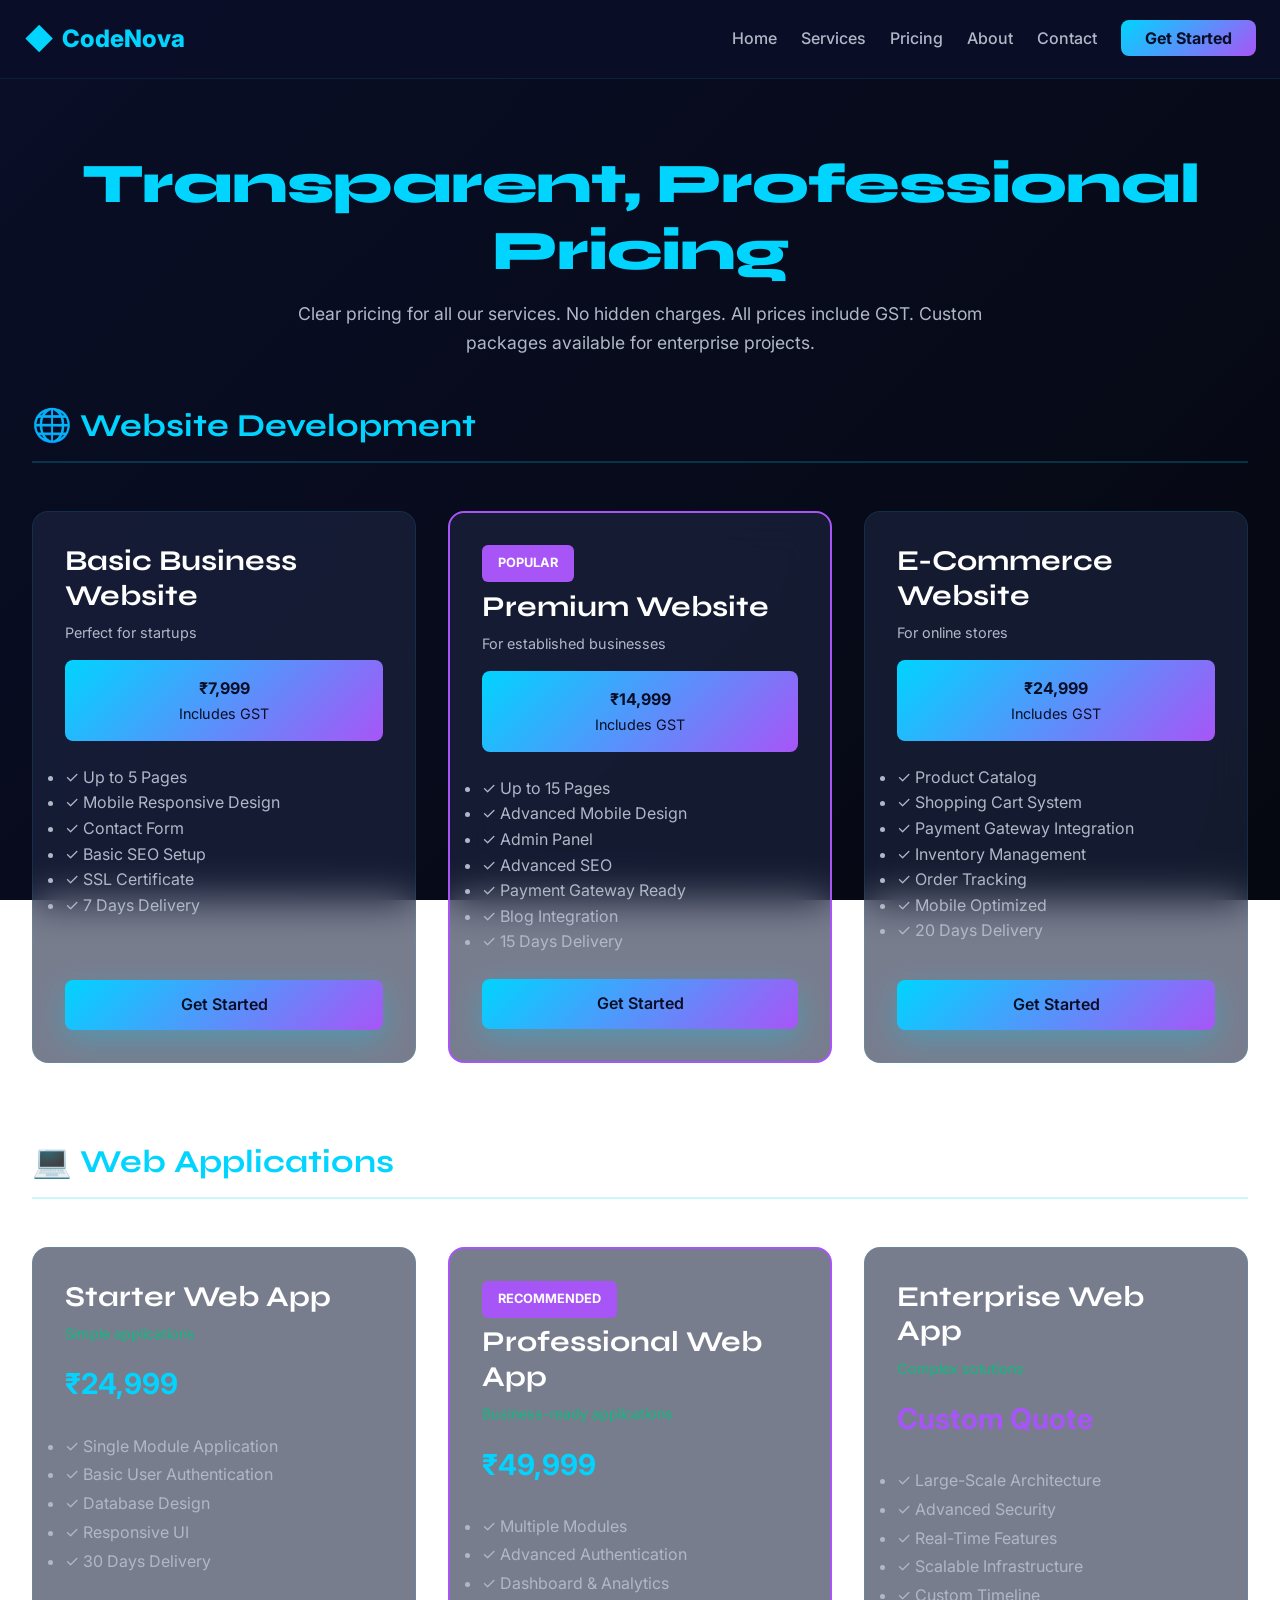
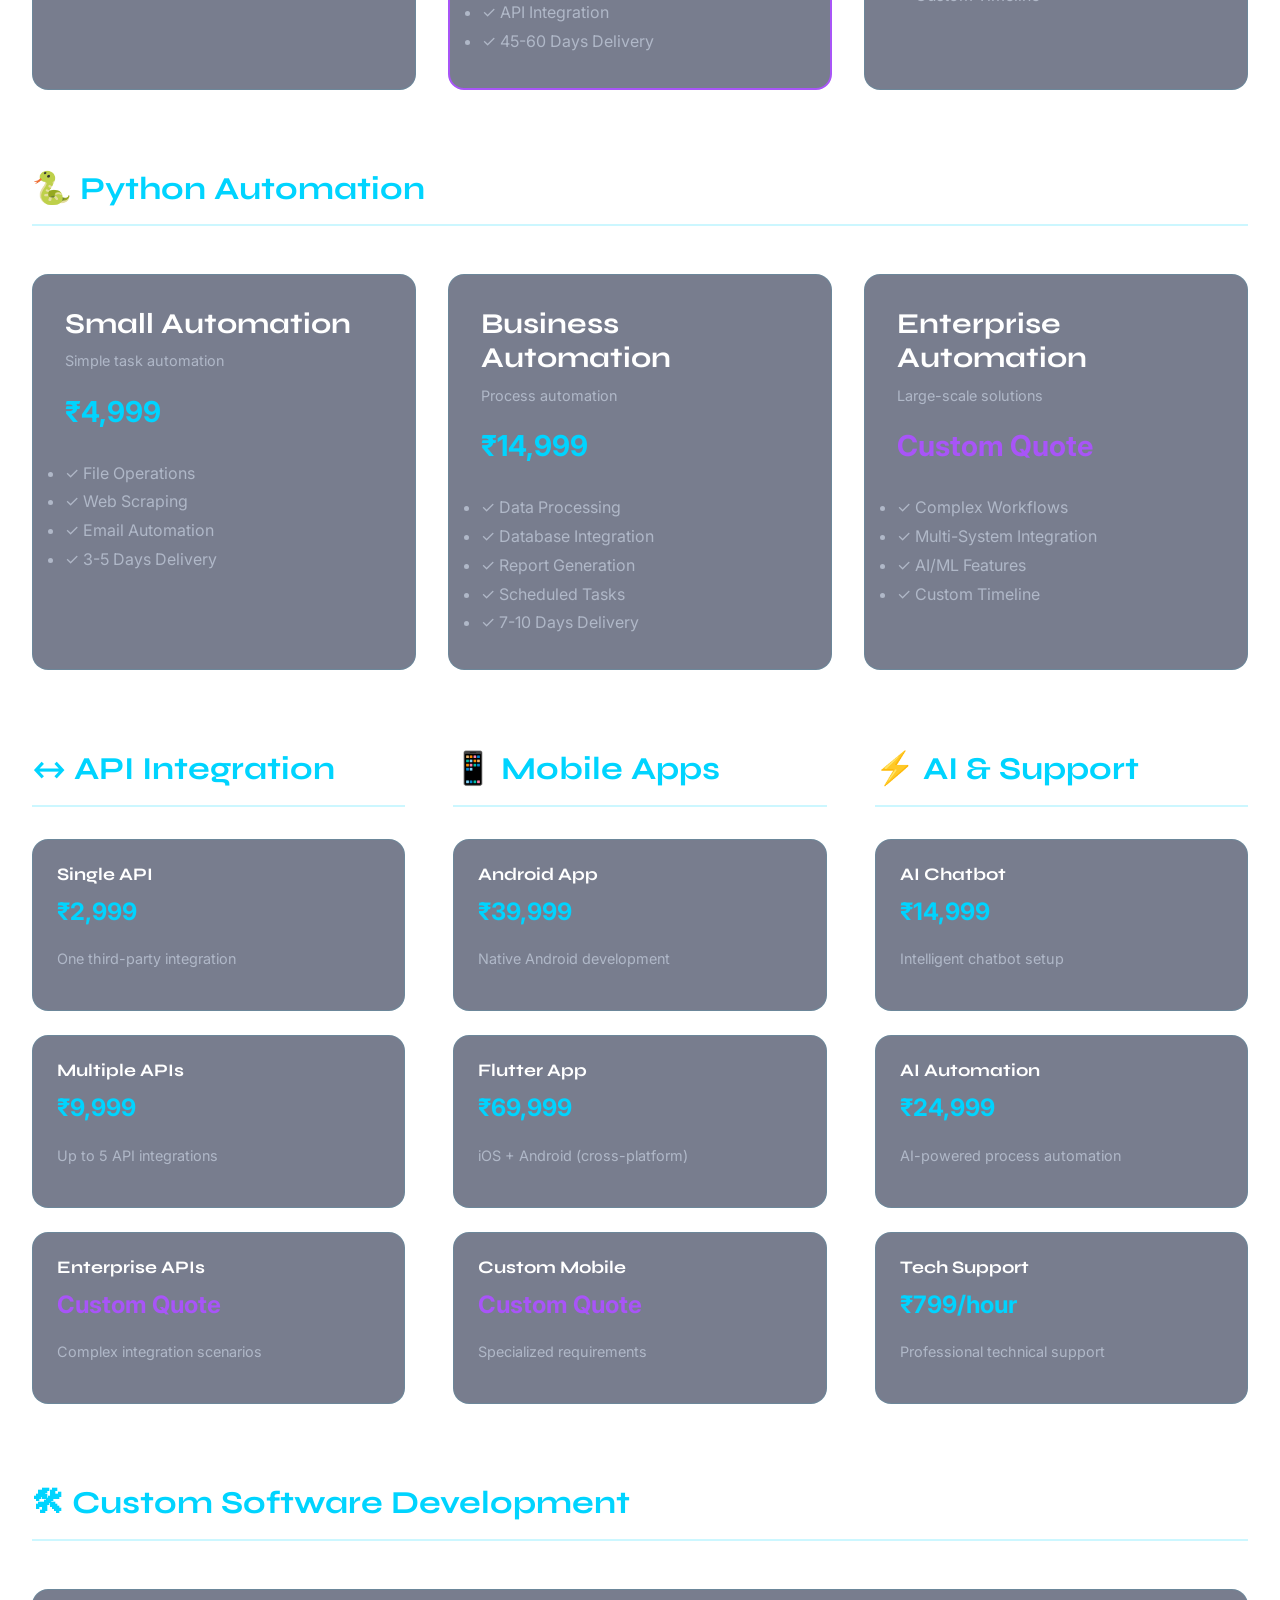
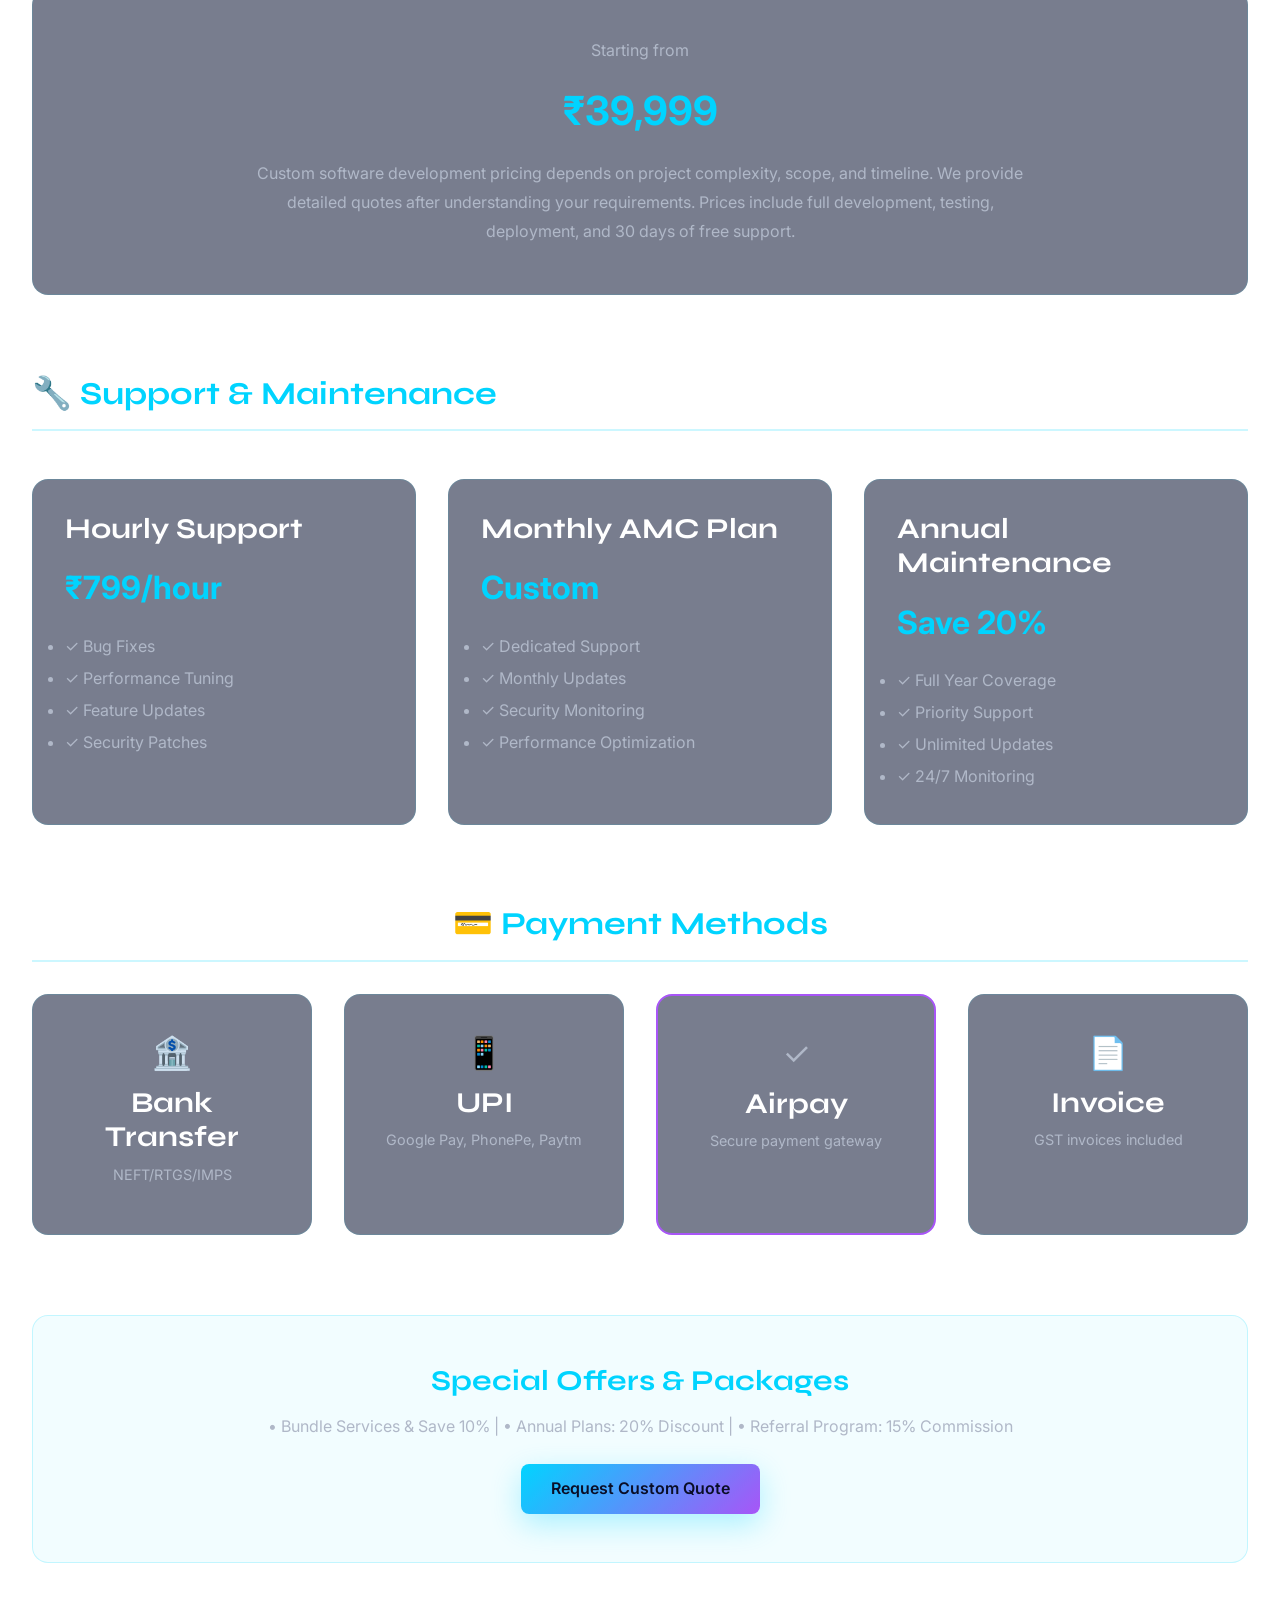
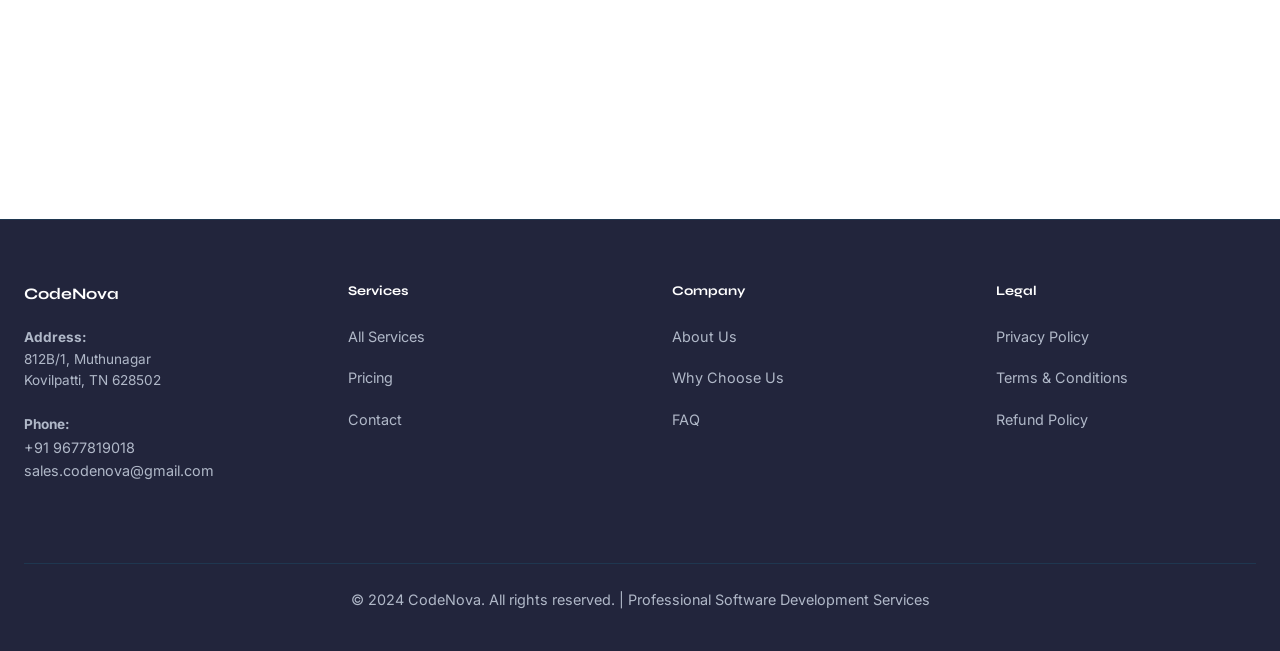
<file: pricing.html>
<!DOCTYPE html>
<html lang="en">
<head>
    <meta charset="UTF-8">
    <meta name="viewport" content="width=device-width, initial-scale=1.0">
    <meta name="description" content="CodeNova Pricing - Transparent pricing for software development, web development, Python automation, and custom software solutions">
    <meta name="keywords" content="software development pricing, web development cost, python automation price, API integration cost">
    <meta name="author" content="CodeNova">
    <title>Pricing - CodeNova Professional Software Development Services</title>
    <link rel="icon" type="image/png" href="data:image/svg+xml,<svg xmlns='http://www.w3.org/2000/svg' viewBox='0 0 100 100'><rect fill='%2300d4ff' width='100' height='100'/><text x='50' y='60' font-size='60' font-weight='bold' text-anchor='middle' fill='%230a0e27'>CN</text></svg>">
    <link rel="preconnect" href="https://fonts.googleapis.com">
    <link rel="preconnect" href="https://fonts.gstatic.com" crossorigin>
    <link href="https://fonts.googleapis.com/css2?family=Inter:wght@300;400;500;600;700;800&family=Syne:wght@400;500;600;700;800&display=swap" rel="stylesheet">
    <link rel="stylesheet" href="style.css">
</head>
<body>
    <!-- Navigation -->
    <nav class="navbar" id="navbar">
        <div class="navbar-container">
            <div class="navbar-brand">
                <span class="brand-icon">◆</span>
                <span class="brand-text">CodeNova</span>
            </div>
            <div class="hamburger" id="hamburger">
                <span></span>
                <span></span>
                <span></span>
            </div>
            <ul class="nav-menu" id="navMenu">
                <li><a href="index.html" class="nav-link">Home</a></li>
                <li><a href="index.html#services" class="nav-link">Services</a></li>
                <li><a href="pricing.html" class="nav-link">Pricing</a></li>
                <li><a href="index.html#about" class="nav-link">About</a></li>
                <li><a href="index.html#contact" class="nav-link">Contact</a></li>
                <li><a href="index.html#contact" class="nav-link nav-cta">Get Started</a></li>
            </ul>
        </div>
    </nav>

    <!-- Pricing Page Header -->
    <section style="padding: 150px 2rem 50px; text-align: center;">
        <h1 style="font-size: clamp(2rem, 5vw, 3.5rem); color: #00d4ff; margin-bottom: 1rem; font-family: 'Syne', sans-serif; font-weight: 800;">
            Transparent, Professional Pricing
        </h1>
        <p style="color: #b0b8c8; font-size: 1.1rem; max-width: 700px; margin: 0 auto;">
            Clear pricing for all our services. No hidden charges. All prices include GST. Custom packages available for enterprise projects.
        </p>
    </section>

    <!-- Main Pricing Content -->
    <main style="max-width: 1400px; margin: 0 auto; padding: 0 2rem 5rem;">
        
        <!-- Website Development -->
        <section style="margin-bottom: 5rem;">
            <h2 style="color: #00d4ff; font-size: 2rem; margin-bottom: 3rem; border-bottom: 2px solid rgba(0,212,255,0.2); padding-bottom: 1rem;">
                🌐 Website Development
            </h2>
            
            <div style="display: grid; grid-template-columns: repeat(auto-fit, minmax(280px, 1fr)); gap: 2rem;">
                <!-- Basic Package -->
                <div class="glass-card" style="padding: 2rem; display: flex; flex-direction: column;">
                    <h3 style="color: var(--text-primary); margin-bottom: 0.5rem;">Basic Business Website</h3>
                    <p style="color: var(--text-secondary); margin-bottom: 1rem; font-size: 0.9rem;">Perfect for startups</p>
                    <div style="background: linear-gradient(135deg, #00d4ff, #a855f7); padding: 1rem; border-radius: 8px; margin-bottom: 1.5rem; text-align: center;">
                        <p style="margin: 0; color: #0a0e27; font-weight: 700;">₹7,999</p>
                        <p style="margin: 0; color: #0a0e27; font-size: 0.9rem;">Includes GST</p>
                    </div>
                    <ul style="color: var(--text-secondary); margin-bottom: auto;">
                        <li>✓ Up to 5 Pages</li>
                        <li>✓ Mobile Responsive Design</li>
                        <li>✓ Contact Form</li>
                        <li>✓ Basic SEO Setup</li>
                        <li>✓ SSL Certificate</li>
                        <li>✓ 7 Days Delivery</li>
                    </ul>
                    <a href="index.html#contact" class="btn btn-primary" style="margin-top: 1.5rem; width: 100%; text-align: center;">Get Started</a>
                </div>

                <!-- Premium Package -->
                <div class="glass-card" style="padding: 2rem; display: flex; flex-direction: column; border: 2px solid #a855f7;">
                    <div style="background: #a855f7; color: white; padding: 0.5rem 1rem; border-radius: 6px; display: inline-block; margin-bottom: 0.5rem; width: fit-content; font-size: 0.8rem; font-weight: 700;">POPULAR</div>
                    <h3 style="color: var(--text-primary); margin-bottom: 0.5rem;">Premium Website</h3>
                    <p style="color: var(--text-secondary); margin-bottom: 1rem; font-size: 0.9rem;">For established businesses</p>
                    <div style="background: linear-gradient(135deg, #00d4ff, #a855f7); padding: 1rem; border-radius: 8px; margin-bottom: 1.5rem; text-align: center;">
                        <p style="margin: 0; color: #0a0e27; font-weight: 700;">₹14,999</p>
                        <p style="margin: 0; color: #0a0e27; font-size: 0.9rem;">Includes GST</p>
                    </div>
                    <ul style="color: var(--text-secondary); margin-bottom: auto;">
                        <li>✓ Up to 15 Pages</li>
                        <li>✓ Advanced Mobile Design</li>
                        <li>✓ Admin Panel</li>
                        <li>✓ Advanced SEO</li>
                        <li>✓ Payment Gateway Ready</li>
                        <li>✓ Blog Integration</li>
                        <li>✓ 15 Days Delivery</li>
                    </ul>
                    <a href="index.html#contact" class="btn btn-primary" style="margin-top: 1.5rem; width: 100%; text-align: center;">Get Started</a>
                </div>

                <!-- E-Commerce Package -->
                <div class="glass-card" style="padding: 2rem; display: flex; flex-direction: column;">
                    <h3 style="color: var(--text-primary); margin-bottom: 0.5rem;">E-Commerce Website</h3>
                    <p style="color: var(--text-secondary); margin-bottom: 1rem; font-size: 0.9rem;">For online stores</p>
                    <div style="background: linear-gradient(135deg, #00d4ff, #a855f7); padding: 1rem; border-radius: 8px; margin-bottom: 1.5rem; text-align: center;">
                        <p style="margin: 0; color: #0a0e27; font-weight: 700;">₹24,999</p>
                        <p style="margin: 0; color: #0a0e27; font-size: 0.9rem;">Includes GST</p>
                    </div>
                    <ul style="color: var(--text-secondary); margin-bottom: auto;">
                        <li>✓ Product Catalog</li>
                        <li>✓ Shopping Cart System</li>
                        <li>✓ Payment Gateway Integration</li>
                        <li>✓ Inventory Management</li>
                        <li>✓ Order Tracking</li>
                        <li>✓ Mobile Optimized</li>
                        <li>✓ 20 Days Delivery</li>
                    </ul>
                    <a href="index.html#contact" class="btn btn-primary" style="margin-top: 1.5rem; width: 100%; text-align: center;">Get Started</a>
                </div>
            </div>
        </section>

        <!-- Web Applications -->
        <section style="margin-bottom: 5rem;">
            <h2 style="color: #00d4ff; font-size: 2rem; margin-bottom: 3rem; border-bottom: 2px solid rgba(0,212,255,0.2); padding-bottom: 1rem;">
                💻 Web Applications
            </h2>
            
            <div style="display: grid; grid-template-columns: repeat(auto-fit, minmax(280px, 1fr)); gap: 2rem;">
                <div class="glass-card" style="padding: 2rem;">
                    <h3 style="color: var(--text-primary); margin-bottom: 0.5rem;">Starter Web App</h3>
                    <p style="color: #10b981; margin-bottom: 1rem; font-size: 0.9rem;">Simple applications</p>
                    <p style="color: #00d4ff; font-size: 1.8rem; font-weight: 700; margin-bottom: 1.5rem;">₹24,999</p>
                    <ul style="color: var(--text-secondary); line-height: 1.8;">
                        <li>✓ Single Module Application</li>
                        <li>✓ Basic User Authentication</li>
                        <li>✓ Database Design</li>
                        <li>✓ Responsive UI</li>
                        <li>✓ 30 Days Delivery</li>
                    </ul>
                </div>

                <div class="glass-card" style="padding: 2rem; border: 2px solid #a855f7;">
                    <div style="background: #a855f7; color: white; padding: 0.5rem 1rem; border-radius: 6px; display: inline-block; margin-bottom: 0.5rem; width: fit-content; font-size: 0.8rem; font-weight: 700;">RECOMMENDED</div>
                    <h3 style="color: var(--text-primary); margin-bottom: 0.5rem;">Professional Web App</h3>
                    <p style="color: #10b981; margin-bottom: 1rem; font-size: 0.9rem;">Business-ready applications</p>
                    <p style="color: #00d4ff; font-size: 1.8rem; font-weight: 700; margin-bottom: 1.5rem;">₹49,999</p>
                    <ul style="color: var(--text-secondary); line-height: 1.8;">
                        <li>✓ Multiple Modules</li>
                        <li>✓ Advanced Authentication</li>
                        <li>✓ Dashboard & Analytics</li>
                        <li>✓ API Integration</li>
                        <li>✓ 45-60 Days Delivery</li>
                    </ul>
                </div>

                <div class="glass-card" style="padding: 2rem;">
                    <h3 style="color: var(--text-primary); margin-bottom: 0.5rem;">Enterprise Web App</h3>
                    <p style="color: #10b981; margin-bottom: 1rem; font-size: 0.9rem;">Complex solutions</p>
                    <p style="color: #a855f7; font-size: 1.8rem; font-weight: 700; margin-bottom: 1.5rem;">Custom Quote</p>
                    <ul style="color: var(--text-secondary); line-height: 1.8;">
                        <li>✓ Large-Scale Architecture</li>
                        <li>✓ Advanced Security</li>
                        <li>✓ Real-Time Features</li>
                        <li>✓ Scalable Infrastructure</li>
                        <li>✓ Custom Timeline</li>
                    </ul>
                </div>
            </div>
        </section>

        <!-- Python Automation -->
        <section style="margin-bottom: 5rem;">
            <h2 style="color: #00d4ff; font-size: 2rem; margin-bottom: 3rem; border-bottom: 2px solid rgba(0,212,255,0.2); padding-bottom: 1rem;">
                🐍 Python Automation
            </h2>
            
            <div style="display: grid; grid-template-columns: repeat(auto-fit, minmax(280px, 1fr)); gap: 2rem;">
                <div class="glass-card" style="padding: 2rem;">
                    <h3 style="color: var(--text-primary); margin-bottom: 0.5rem;">Small Automation</h3>
                    <p style="color: var(--text-secondary); margin-bottom: 1rem; font-size: 0.9rem;">Simple task automation</p>
                    <p style="color: #00d4ff; font-size: 1.8rem; font-weight: 700; margin-bottom: 1.5rem;">₹4,999</p>
                    <ul style="color: var(--text-secondary); line-height: 1.8;">
                        <li>✓ File Operations</li>
                        <li>✓ Web Scraping</li>
                        <li>✓ Email Automation</li>
                        <li>✓ 3-5 Days Delivery</li>
                    </ul>
                </div>

                <div class="glass-card" style="padding: 2rem;">
                    <h3 style="color: var(--text-primary); margin-bottom: 0.5rem;">Business Automation</h3>
                    <p style="color: var(--text-secondary); margin-bottom: 1rem; font-size: 0.9rem;">Process automation</p>
                    <p style="color: #00d4ff; font-size: 1.8rem; font-weight: 700; margin-bottom: 1.5rem;">₹14,999</p>
                    <ul style="color: var(--text-secondary); line-height: 1.8;">
                        <li>✓ Data Processing</li>
                        <li>✓ Database Integration</li>
                        <li>✓ Report Generation</li>
                        <li>✓ Scheduled Tasks</li>
                        <li>✓ 7-10 Days Delivery</li>
                    </ul>
                </div>

                <div class="glass-card" style="padding: 2rem;">
                    <h3 style="color: var(--text-primary); margin-bottom: 0.5rem;">Enterprise Automation</h3>
                    <p style="color: var(--text-secondary); margin-bottom: 1rem; font-size: 0.9rem;">Large-scale solutions</p>
                    <p style="color: #a855f7; font-size: 1.8rem; font-weight: 700; margin-bottom: 1.5rem;">Custom Quote</p>
                    <ul style="color: var(--text-secondary); line-height: 1.8;">
                        <li>✓ Complex Workflows</li>
                        <li>✓ Multi-System Integration</li>
                        <li>✓ AI/ML Features</li>
                        <li>✓ Custom Timeline</li>
                    </ul>
                </div>
            </div>
        </section>

        <!-- API Integration & Other Services -->
        <section style="margin-bottom: 5rem;">
            <div style="display: grid; grid-template-columns: repeat(auto-fit, minmax(320px, 1fr)); gap: 3rem;">
                
                <!-- API Integration -->
                <div>
                    <h2 style="color: #00d4ff; font-size: 2rem; margin-bottom: 2rem; border-bottom: 2px solid rgba(0,212,255,0.2); padding-bottom: 1rem;">
                        ↔ API Integration
                    </h2>
                    
                    <div style="display: flex; flex-direction: column; gap: 1.5rem;">
                        <div class="glass-card" style="padding: 1.5rem;">
                            <h3 style="color: var(--text-primary); margin-bottom: 0.5rem; font-size: 1.1rem;">Single API</h3>
                            <p style="color: #00d4ff; font-size: 1.5rem; font-weight: 700;">₹2,999</p>
                            <p style="color: var(--text-secondary); font-size: 0.9rem;">One third-party integration</p>
                        </div>

                        <div class="glass-card" style="padding: 1.5rem;">
                            <h3 style="color: var(--text-primary); margin-bottom: 0.5rem; font-size: 1.1rem;">Multiple APIs</h3>
                            <p style="color: #00d4ff; font-size: 1.5rem; font-weight: 700;">₹9,999</p>
                            <p style="color: var(--text-secondary); font-size: 0.9rem;">Up to 5 API integrations</p>
                        </div>

                        <div class="glass-card" style="padding: 1.5rem;">
                            <h3 style="color: var(--text-primary); margin-bottom: 0.5rem; font-size: 1.1rem;">Enterprise APIs</h3>
                            <p style="color: #a855f7; font-size: 1.5rem; font-weight: 700;">Custom Quote</p>
                            <p style="color: var(--text-secondary); font-size: 0.9rem;">Complex integration scenarios</p>
                        </div>
                    </div>
                </div>

                <!-- Mobile Apps -->
                <div>
                    <h2 style="color: #00d4ff; font-size: 2rem; margin-bottom: 2rem; border-bottom: 2px solid rgba(0,212,255,0.2); padding-bottom: 1rem;">
                        📱 Mobile Apps
                    </h2>
                    
                    <div style="display: flex; flex-direction: column; gap: 1.5rem;">
                        <div class="glass-card" style="padding: 1.5rem;">
                            <h3 style="color: var(--text-primary); margin-bottom: 0.5rem; font-size: 1.1rem;">Android App</h3>
                            <p style="color: #00d4ff; font-size: 1.5rem; font-weight: 700;">₹39,999</p>
                            <p style="color: var(--text-secondary); font-size: 0.9rem;">Native Android development</p>
                        </div>

                        <div class="glass-card" style="padding: 1.5rem;">
                            <h3 style="color: var(--text-primary); margin-bottom: 0.5rem; font-size: 1.1rem;">Flutter App</h3>
                            <p style="color: #00d4ff; font-size: 1.5rem; font-weight: 700;">₹69,999</p>
                            <p style="color: var(--text-secondary); font-size: 0.9rem;">iOS + Android (cross-platform)</p>
                        </div>

                        <div class="glass-card" style="padding: 1.5rem;">
                            <h3 style="color: var(--text-primary); margin-bottom: 0.5rem; font-size: 1.1rem;">Custom Mobile</h3>
                            <p style="color: #a855f7; font-size: 1.5rem; font-weight: 700;">Custom Quote</p>
                            <p style="color: var(--text-secondary); font-size: 0.9rem;">Specialized requirements</p>
                        </div>
                    </div>
                </div>

                <!-- AI & Support -->
                <div>
                    <h2 style="color: #00d4ff; font-size: 2rem; margin-bottom: 2rem; border-bottom: 2px solid rgba(0,212,255,0.2); padding-bottom: 1rem;">
                        ⚡ AI & Support
                    </h2>
                    
                    <div style="display: flex; flex-direction: column; gap: 1.5rem;">
                        <div class="glass-card" style="padding: 1.5rem;">
                            <h3 style="color: var(--text-primary); margin-bottom: 0.5rem; font-size: 1.1rem;">AI Chatbot</h3>
                            <p style="color: #00d4ff; font-size: 1.5rem; font-weight: 700;">₹14,999</p>
                            <p style="color: var(--text-secondary); font-size: 0.9rem;">Intelligent chatbot setup</p>
                        </div>

                        <div class="glass-card" style="padding: 1.5rem;">
                            <h3 style="color: var(--text-primary); margin-bottom: 0.5rem; font-size: 1.1rem;">AI Automation</h3>
                            <p style="color: #00d4ff; font-size: 1.5rem; font-weight: 700;">₹24,999</p>
                            <p style="color: var(--text-secondary); font-size: 0.9rem;">AI-powered process automation</p>
                        </div>

                        <div class="glass-card" style="padding: 1.5rem;">
                            <h3 style="color: var(--text-primary); margin-bottom: 0.5rem; font-size: 1.1rem;">Tech Support</h3>
                            <p style="color: #00d4ff; font-size: 1.5rem; font-weight: 700;">₹799/hour</p>
                            <p style="color: var(--text-secondary); font-size: 0.9rem;">Professional technical support</p>
                        </div>
                    </div>
                </div>
            </div>
        </section>

        <!-- Custom Development -->
        <section style="margin-bottom: 5rem;">
            <h2 style="color: #00d4ff; font-size: 2rem; margin-bottom: 3rem; border-bottom: 2px solid rgba(0,212,255,0.2); padding-bottom: 1rem;">
                🛠 Custom Software Development
            </h2>
            <div class="glass-card" style="padding: 3rem; text-align: center;">
                <p style="color: var(--text-secondary); margin-bottom: 1rem;">Starting from</p>
                <p style="color: #00d4ff; font-size: 2.5rem; font-weight: 700; margin-bottom: 1rem;">₹39,999</p>
                <p style="color: var(--text-secondary); line-height: 1.8; max-width: 800px; margin: 0 auto;">
                    Custom software development pricing depends on project complexity, scope, and timeline. We provide detailed quotes after understanding your requirements. Prices include full development, testing, deployment, and 30 days of free support.
                </p>
            </div>
        </section>

        <!-- Support & Maintenance -->
        <section style="margin-bottom: 5rem;">
            <h2 style="color: #00d4ff; font-size: 2rem; margin-bottom: 3rem; border-bottom: 2px solid rgba(0,212,255,0.2); padding-bottom: 1rem;">
                🔧 Support & Maintenance
            </h2>
            
            <div style="display: grid; grid-template-columns: repeat(auto-fit, minmax(300px, 1fr)); gap: 2rem;">
                <div class="glass-card" style="padding: 2rem;">
                    <h3 style="color: var(--text-primary); margin-bottom: 1rem;">Hourly Support</h3>
                    <p style="color: #00d4ff; font-size: 2rem; font-weight: 700; margin-bottom: 1rem;">₹799/hour</p>
                    <ul style="color: var(--text-secondary); line-height: 2;">
                        <li>✓ Bug Fixes</li>
                        <li>✓ Performance Tuning</li>
                        <li>✓ Feature Updates</li>
                        <li>✓ Security Patches</li>
                    </ul>
                </div>

                <div class="glass-card" style="padding: 2rem;">
                    <h3 style="color: var(--text-primary); margin-bottom: 1rem;">Monthly AMC Plan</h3>
                    <p style="color: #00d4ff; font-size: 2rem; font-weight: 700; margin-bottom: 1rem;">Custom</p>
                    <ul style="color: var(--text-secondary); line-height: 2;">
                        <li>✓ Dedicated Support</li>
                        <li>✓ Monthly Updates</li>
                        <li>✓ Security Monitoring</li>
                        <li>✓ Performance Optimization</li>
                    </ul>
                </div>

                <div class="glass-card" style="padding: 2rem;">
                    <h3 style="color: var(--text-primary); margin-bottom: 1rem;">Annual Maintenance</h3>
                    <p style="color: #00d4ff; font-size: 2rem; font-weight: 700; margin-bottom: 1rem;">Save 20%</p>
                    <ul style="color: var(--text-secondary); line-height: 2;">
                        <li>✓ Full Year Coverage</li>
                        <li>✓ Priority Support</li>
                        <li>✓ Unlimited Updates</li>
                        <li>✓ 24/7 Monitoring</li>
                    </ul>
                </div>
            </div>
        </section>

        <!-- Payment Methods -->
        <section style="margin-bottom: 5rem;">
            <h2 style="color: #00d4ff; font-size: 2rem; margin-bottom: 2rem; text-align: center; border-bottom: 2px solid rgba(0,212,255,0.2); padding-bottom: 1rem;">
                💳 Payment Methods
            </h2>
            
            <div style="display: grid; grid-template-columns: repeat(auto-fit, minmax(200px, 1fr)); gap: 2rem; margin-top: 2rem;">
                <div class="glass-card" style="padding: 2rem; text-align: center;">
                    <p style="font-size: 2rem; margin-bottom: 0.5rem;">🏦</p>
                    <h3 style="color: var(--text-primary); margin-bottom: 0.5rem;">Bank Transfer</h3>
                    <p style="color: var(--text-secondary); font-size: 0.9rem;">NEFT/RTGS/IMPS</p>
                </div>

                <div class="glass-card" style="padding: 2rem; text-align: center;">
                    <p style="font-size: 2rem; margin-bottom: 0.5rem;">📱</p>
                    <h3 style="color: var(--text-primary); margin-bottom: 0.5rem;">UPI</h3>
                    <p style="color: var(--text-secondary); font-size: 0.9rem;">Google Pay, PhonePe, Paytm</p>
                </div>

                <div class="glass-card" style="padding: 2rem; text-align: center; border: 2px solid #a855f7;">
                    <p style="font-size: 2rem; margin-bottom: 0.5rem;">✓</p>
                    <h3 style="color: var(--text-primary); margin-bottom: 0.5rem;">Airpay</h3>
                    <p style="color: var(--text-secondary); font-size: 0.9rem;">Secure payment gateway</p>
                </div>

                <div class="glass-card" style="padding: 2rem; text-align: center;">
                    <p style="font-size: 2rem; margin-bottom: 0.5rem;">📄</p>
                    <h3 style="color: var(--text-primary); margin-bottom: 0.5rem;">Invoice</h3>
                    <p style="color: var(--text-secondary); font-size: 0.9rem;">GST invoices included</p>
                </div>
            </div>
        </section>

        <!-- Terms & CTA -->
        <section style="background: rgba(0, 212, 255, 0.05); border: 1px solid rgba(0, 212, 255, 0.2); padding: 3rem; border-radius: 16px; text-align: center; margin-bottom: 5rem;">
            <h3 style="color: var(--primary); margin-bottom: 1rem;">Special Offers & Packages</h3>
            <p style="color: var(--text-secondary); margin-bottom: 1.5rem;">
                • Bundle Services & Save 10% | • Annual Plans: 20% Discount | • Referral Program: 15% Commission
            </p>
            <a href="index.html#contact" class="btn btn-primary">Request Custom Quote</a>
        </section>

    </main>

    <!-- Footer -->
    <footer class="footer">
        <div class="footer-content">
            <div class="footer-section">
                <h4>CodeNova</h4>
                <p style="font-size: 0.85rem;">
                    <strong>Address:</strong><br>
                    812B/1, Muthunagar<br>
                    Kovilpatti, TN 628502<br><br>
                    <strong>Phone:</strong><br>
                    <a href="tel:+919677819018">+91 9677819018</a><br>
                    <a href="mailto:sales.codenova@gmail.com">sales.codenova@gmail.com</a>
                </p>
            </div>
            
            <div class="footer-section">
                <h5>Services</h5>
                <ul>
                    <li><a href="index.html#services">All Services</a></li>
                    <li><a href="pricing.html">Pricing</a></li>
                    <li><a href="index.html#contact">Contact</a></li>
                </ul>
            </div>
            
            <div class="footer-section">
                <h5>Company</h5>
                <ul>
                    <li><a href="index.html#about">About Us</a></li>
                    <li><a href="index.html#why-us">Why Choose Us</a></li>
                    <li><a href="index.html#faq">FAQ</a></li>
                </ul>
            </div>
            
            <div class="footer-section">
                <h5>Legal</h5>
                <ul>
                    <li><a href="privacy.html">Privacy Policy</a></li>
                    <li><a href="terms.html">Terms & Conditions</a></li>
                    <li><a href="refund.html">Refund Policy</a></li>
                </ul>
            </div>
        </div>
        
        <div class="footer-bottom">
            <p>&copy; 2024 CodeNova. All rights reserved. | Professional Software Development Services</p>
        </div>
    </footer>

    <script src="script.js"></script>
</body>
</html>
</file>
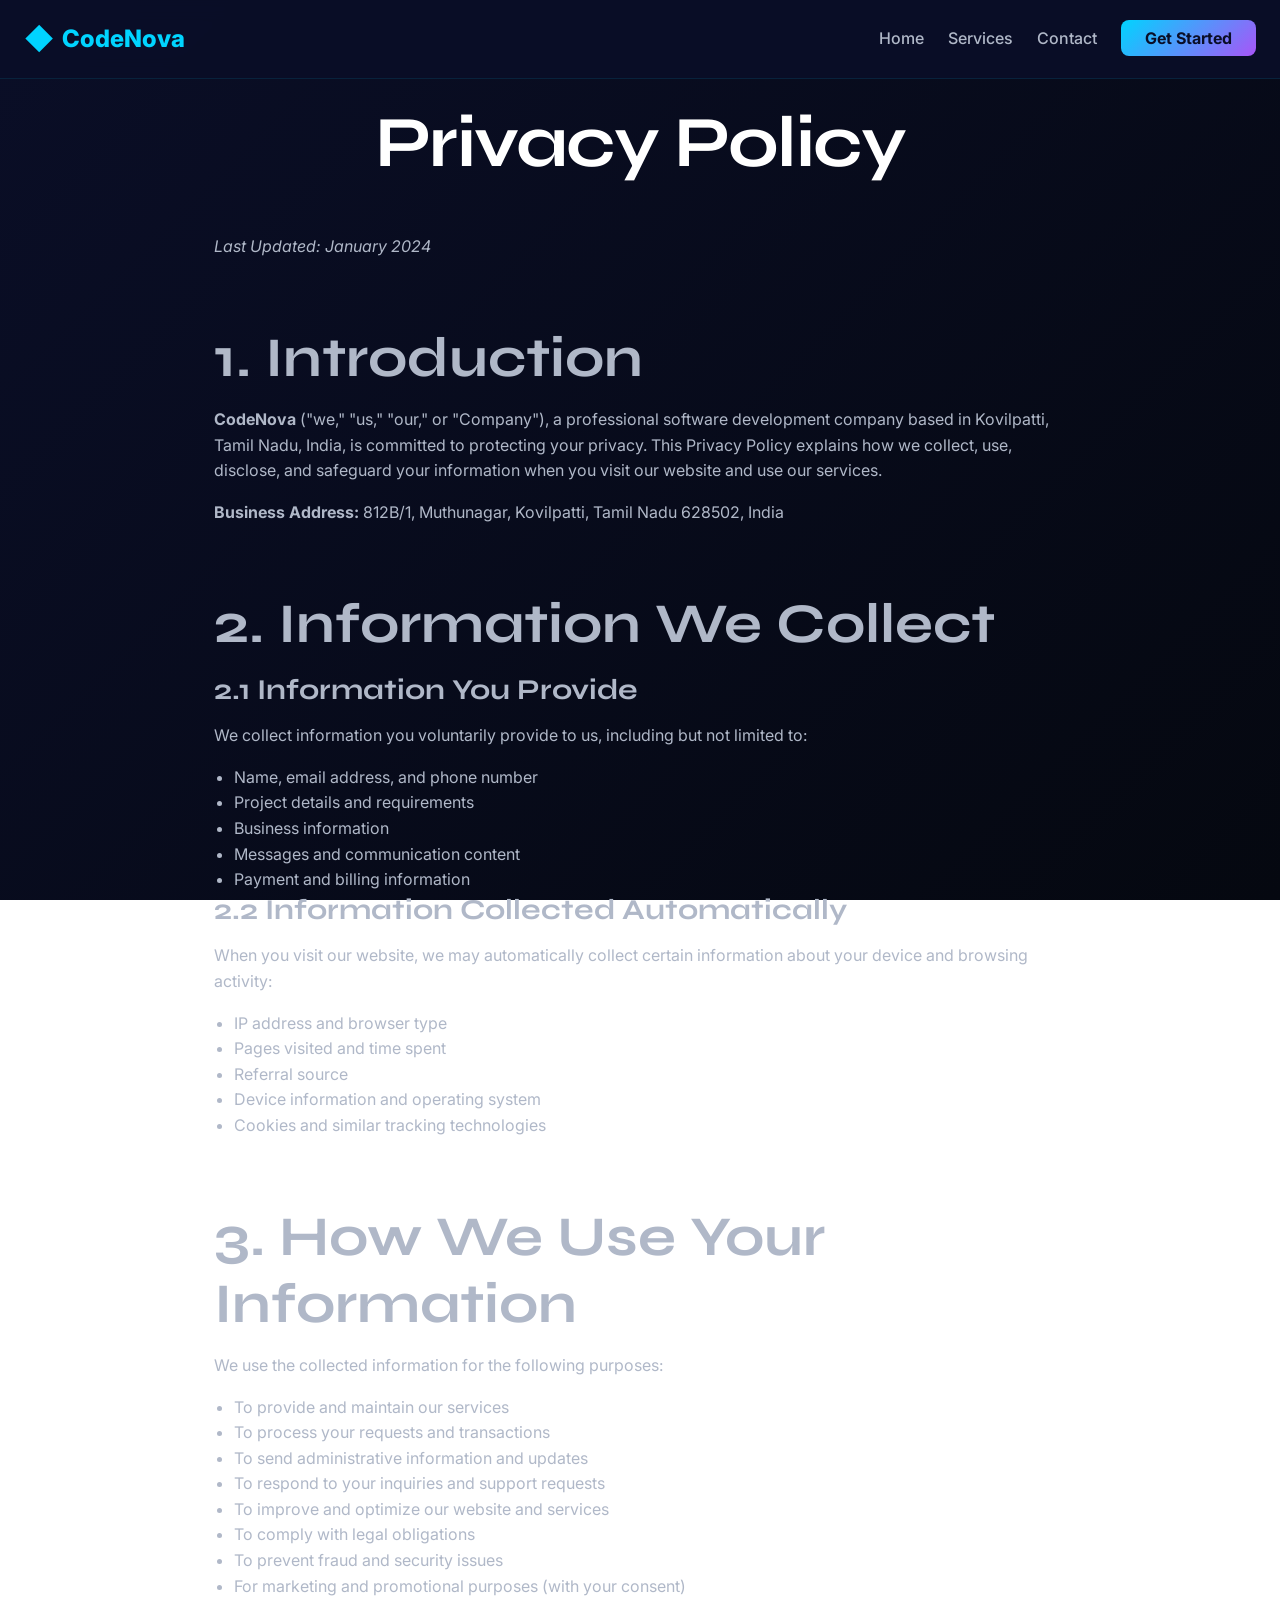
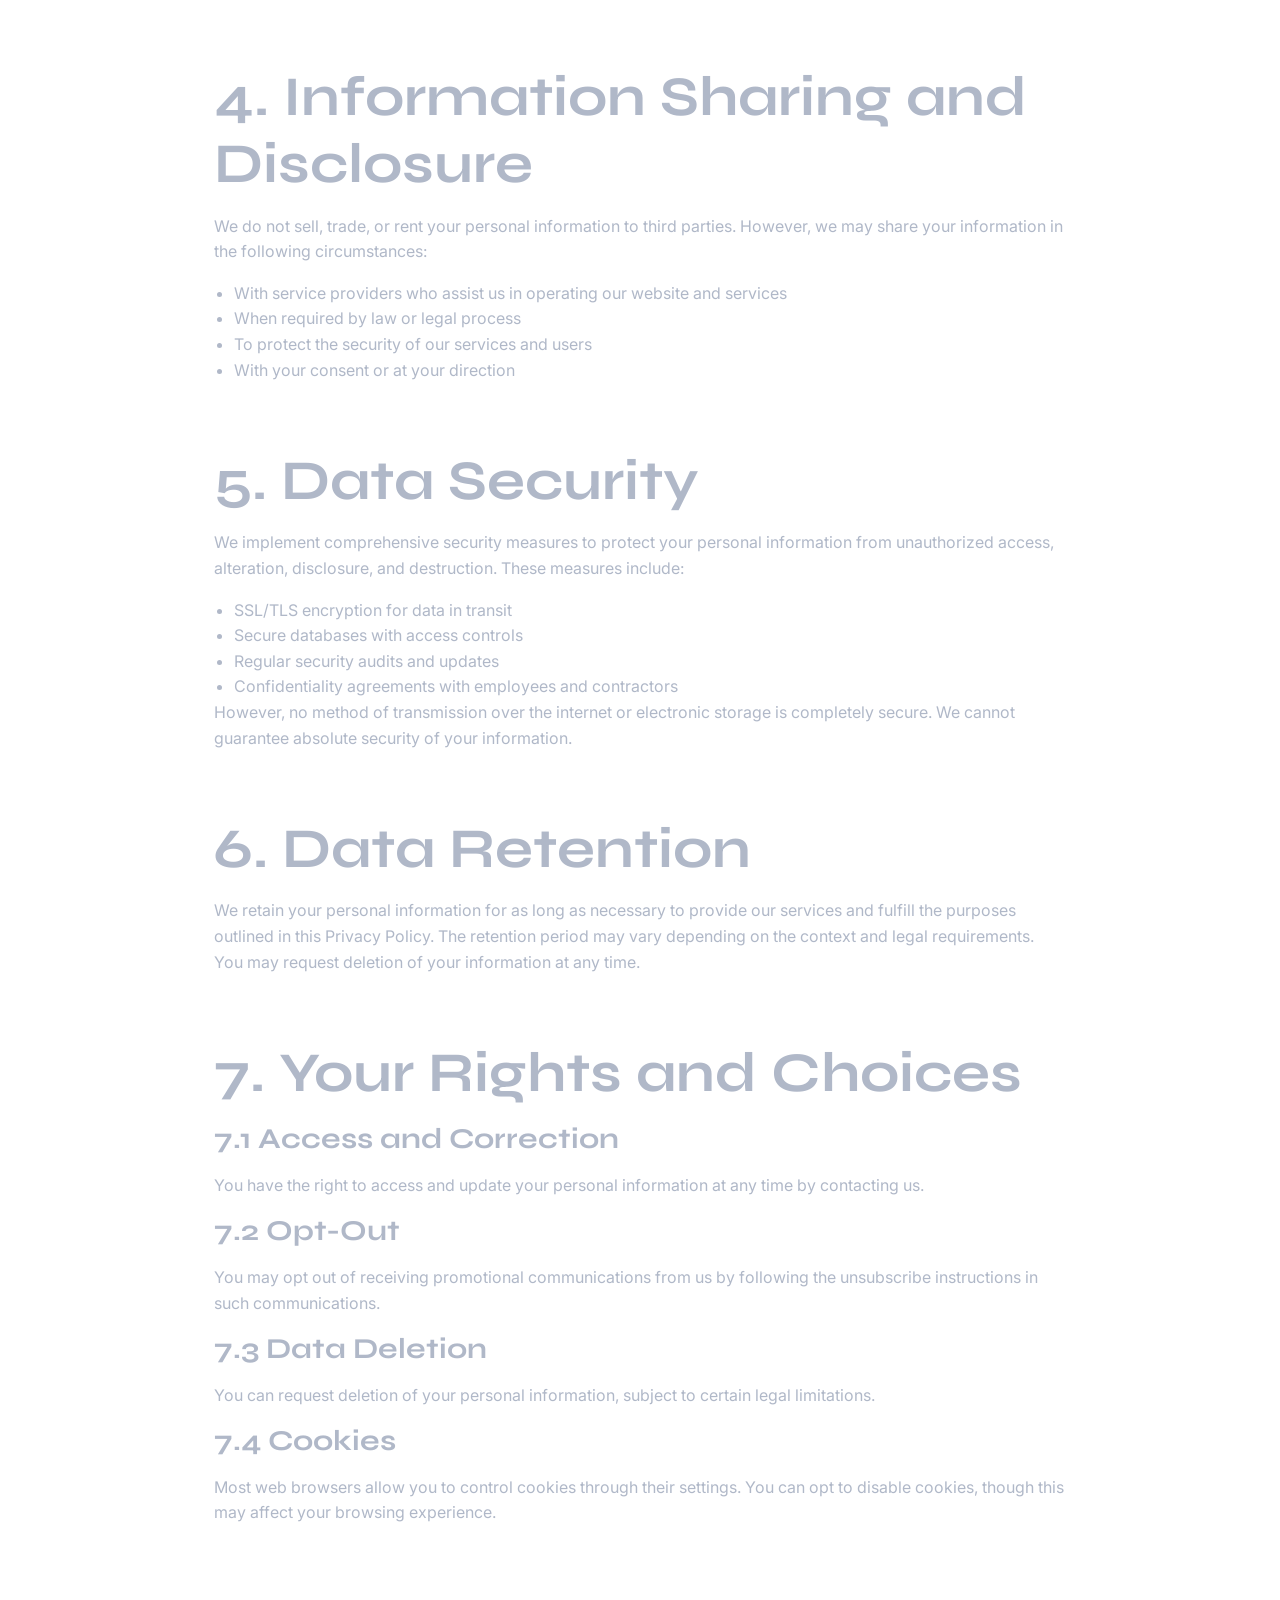
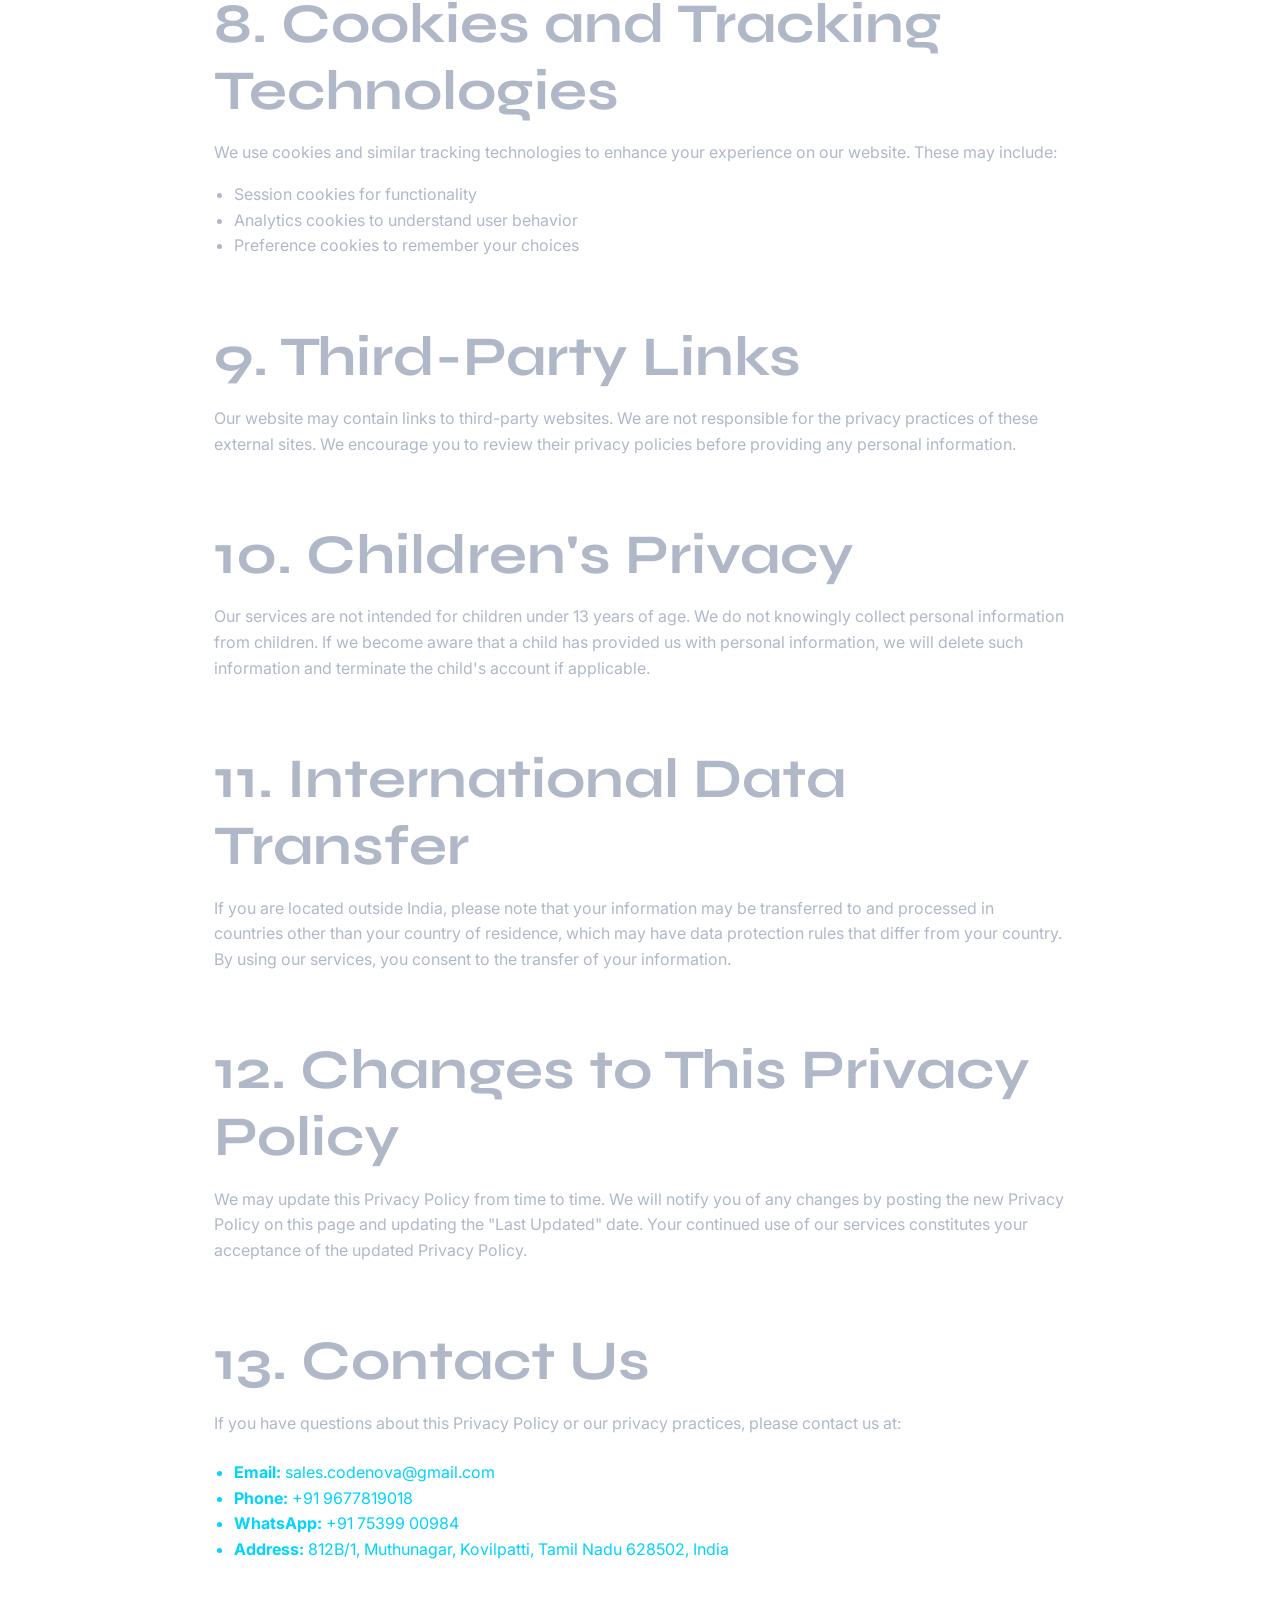
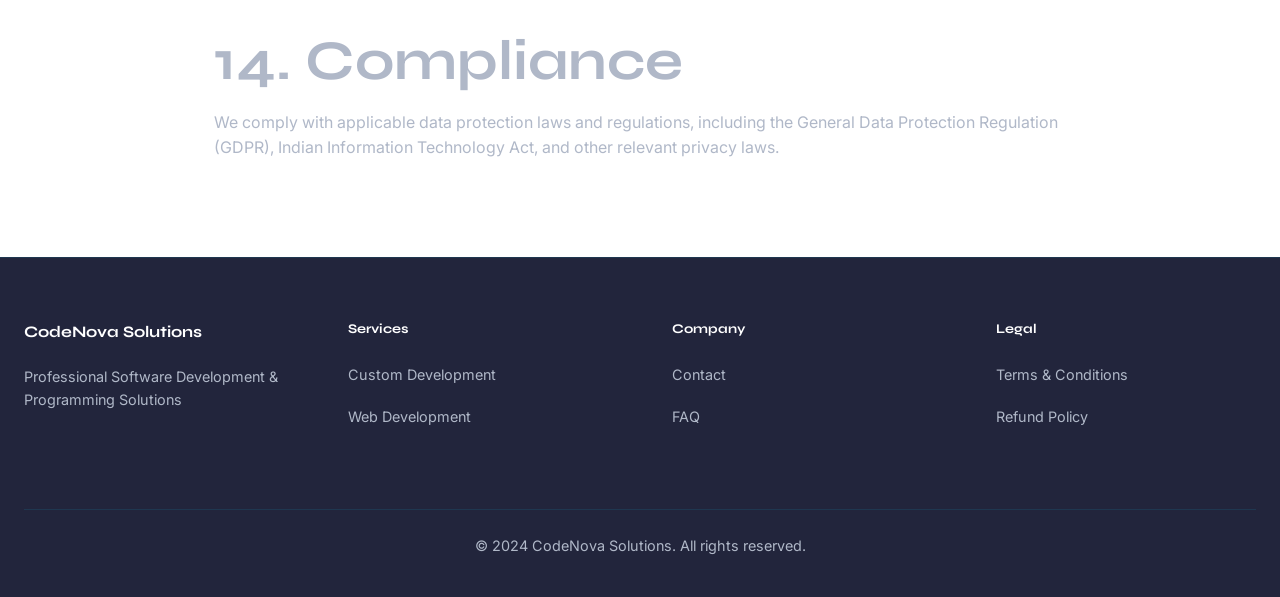
<file: privacy-1.html>
<!DOCTYPE html>
<html lang="en">
<head>
    <meta charset="UTF-8">
    <meta name="viewport" content="width=device-width, initial-scale=1.0">
    <meta name="description" content="Privacy Policy for CodeNova Solutions - Professional Software Development Services">
    <meta name="keywords" content="privacy policy, data protection, GDPR, information security">
    <title>Privacy Policy - CodeNova Professional Software Development</title>
    <link rel="icon" type="image/png" href="data:image/svg+xml,<svg xmlns='http://www.w3.org/2000/svg' viewBox='0 0 100 100'><rect fill='%2300d4ff' width='100' height='100'/><text x='50' y='60' font-size='60' font-weight='bold' text-anchor='middle' fill='%230a0e27'>CN</text></svg>">
    <link rel="preconnect" href="https://fonts.googleapis.com">
    <link rel="preconnect" href="https://fonts.gstatic.com" crossorigin>
    <link href="https://fonts.googleapis.com/css2?family=Inter:wght@300;400;500;600;700;800&family=Syne:wght@400;500;600;700;800&display=swap" rel="stylesheet">
    <link rel="stylesheet" href="style.css">
</head>
<body>
    <!-- Navigation -->
    <nav class="navbar">
        <div class="navbar-container">
            <div class="navbar-brand">
                <span class="brand-icon">◆</span>
                <span class="brand-text">CodeNova</span>
            </div>
            <div class="hamburger" id="hamburger">
                <span></span>
                <span></span>
                <span></span>
            </div>
            <ul class="nav-menu" id="navMenu">
                <li><a href="index.html" class="nav-link">Home</a></li>
                <li><a href="index.html#services" class="nav-link">Services</a></li>
                <li><a href="index.html#contact" class="nav-link">Contact</a></li>
                <li><a href="index.html#contact" class="nav-link nav-cta">Get Started</a></li>
            </ul>
        </div>
    </nav>

    <!-- Policy Content -->
    <main style="max-width: 900px; margin: 100px auto 50px; padding: 0 var(--spacing-lg); color: var(--text-secondary);">
        <h1 style="text-align: center; margin-bottom: var(--spacing-2xl); color: var(--text-primary);">Privacy Policy</h1>
        
        <section style="margin-bottom: var(--spacing-3xl);">
            <p style="color: var(--text-secondary); font-style: italic;">Last Updated: January 2024</p>
        </section>

        <section style="margin-bottom: var(--spacing-3xl);">
            <h2>1. Introduction</h2>
            <p><strong>CodeNova</strong> ("we," "us," "our," or "Company"), a professional software development company based in Kovilpatti, Tamil Nadu, India, is committed to protecting your privacy. This Privacy Policy explains how we collect, use, disclose, and safeguard your information when you visit our website and use our services.</p>
            <p><strong>Business Address:</strong> 812B/1, Muthunagar, Kovilpatti, Tamil Nadu 628502, India</p>
        </section>

        <section style="margin-bottom: var(--spacing-3xl);">
            <h2>2. Information We Collect</h2>
            <h3>2.1 Information You Provide</h3>
            <p>We collect information you voluntarily provide to us, including but not limited to:</p>
            <ul style="margin-left: 20px; color: var(--text-secondary);">
                <li>Name, email address, and phone number</li>
                <li>Project details and requirements</li>
                <li>Business information</li>
                <li>Messages and communication content</li>
                <li>Payment and billing information</li>
            </ul>

            <h3>2.2 Information Collected Automatically</h3>
            <p>When you visit our website, we may automatically collect certain information about your device and browsing activity:</p>
            <ul style="margin-left: 20px; color: var(--text-secondary);">
                <li>IP address and browser type</li>
                <li>Pages visited and time spent</li>
                <li>Referral source</li>
                <li>Device information and operating system</li>
                <li>Cookies and similar tracking technologies</li>
            </ul>
        </section>

        <section style="margin-bottom: var(--spacing-3xl);">
            <h2>3. How We Use Your Information</h2>
            <p>We use the collected information for the following purposes:</p>
            <ul style="margin-left: 20px; color: var(--text-secondary);">
                <li>To provide and maintain our services</li>
                <li>To process your requests and transactions</li>
                <li>To send administrative information and updates</li>
                <li>To respond to your inquiries and support requests</li>
                <li>To improve and optimize our website and services</li>
                <li>To comply with legal obligations</li>
                <li>To prevent fraud and security issues</li>
                <li>For marketing and promotional purposes (with your consent)</li>
            </ul>
        </section>

        <section style="margin-bottom: var(--spacing-3xl);">
            <h2>4. Information Sharing and Disclosure</h2>
            <p>We do not sell, trade, or rent your personal information to third parties. However, we may share your information in the following circumstances:</p>
            <ul style="margin-left: 20px; color: var(--text-secondary);">
                <li>With service providers who assist us in operating our website and services</li>
                <li>When required by law or legal process</li>
                <li>To protect the security of our services and users</li>
                <li>With your consent or at your direction</li>
            </ul>
        </section>

        <section style="margin-bottom: var(--spacing-3xl);">
            <h2>5. Data Security</h2>
            <p>We implement comprehensive security measures to protect your personal information from unauthorized access, alteration, disclosure, and destruction. These measures include:</p>
            <ul style="margin-left: 20px; color: var(--text-secondary);">
                <li>SSL/TLS encryption for data in transit</li>
                <li>Secure databases with access controls</li>
                <li>Regular security audits and updates</li>
                <li>Confidentiality agreements with employees and contractors</li>
            </ul>
            <p>However, no method of transmission over the internet or electronic storage is completely secure. We cannot guarantee absolute security of your information.</p>
        </section>

        <section style="margin-bottom: var(--spacing-3xl);">
            <h2>6. Data Retention</h2>
            <p>We retain your personal information for as long as necessary to provide our services and fulfill the purposes outlined in this Privacy Policy. The retention period may vary depending on the context and legal requirements. You may request deletion of your information at any time.</p>
        </section>

        <section style="margin-bottom: var(--spacing-3xl);">
            <h2>7. Your Rights and Choices</h2>
            <h3>7.1 Access and Correction</h3>
            <p>You have the right to access and update your personal information at any time by contacting us.</p>

            <h3>7.2 Opt-Out</h3>
            <p>You may opt out of receiving promotional communications from us by following the unsubscribe instructions in such communications.</p>

            <h3>7.3 Data Deletion</h3>
            <p>You can request deletion of your personal information, subject to certain legal limitations.</p>

            <h3>7.4 Cookies</h3>
            <p>Most web browsers allow you to control cookies through their settings. You can opt to disable cookies, though this may affect your browsing experience.</p>
        </section>

        <section style="margin-bottom: var(--spacing-3xl);">
            <h2>8. Cookies and Tracking Technologies</h2>
            <p>We use cookies and similar tracking technologies to enhance your experience on our website. These may include:</p>
            <ul style="margin-left: 20px; color: var(--text-secondary);">
                <li>Session cookies for functionality</li>
                <li>Analytics cookies to understand user behavior</li>
                <li>Preference cookies to remember your choices</li>
            </ul>
        </section>

        <section style="margin-bottom: var(--spacing-3xl);">
            <h2>9. Third-Party Links</h2>
            <p>Our website may contain links to third-party websites. We are not responsible for the privacy practices of these external sites. We encourage you to review their privacy policies before providing any personal information.</p>
        </section>

        <section style="margin-bottom: var(--spacing-3xl);">
            <h2>10. Children's Privacy</h2>
            <p>Our services are not intended for children under 13 years of age. We do not knowingly collect personal information from children. If we become aware that a child has provided us with personal information, we will delete such information and terminate the child's account if applicable.</p>
        </section>

        <section style="margin-bottom: var(--spacing-3xl);">
            <h2>11. International Data Transfer</h2>
            <p>If you are located outside India, please note that your information may be transferred to and processed in countries other than your country of residence, which may have data protection rules that differ from your country. By using our services, you consent to the transfer of your information.</p>
        </section>

        <section style="margin-bottom: var(--spacing-3xl);">
            <h2>12. Changes to This Privacy Policy</h2>
            <p>We may update this Privacy Policy from time to time. We will notify you of any changes by posting the new Privacy Policy on this page and updating the "Last Updated" date. Your continued use of our services constitutes your acceptance of the updated Privacy Policy.</p>
        </section>

        <section style="margin-bottom: var(--spacing-3xl);">
            <h2>13. Contact Us</h2>
            <p>If you have questions about this Privacy Policy or our privacy practices, please contact us at:</p>
            <ul style="margin-left: 20px; color: var(--primary); margin-top: var(--spacing-lg);">
                <li><strong>Email:</strong> sales.codenova@gmail.com</li>
                <li><strong>Phone:</strong> +91 9677819018</li>
                <li><strong>WhatsApp:</strong> +91 75399 00984</li>
                <li><strong>Address:</strong> 812B/1, Muthunagar, Kovilpatti, Tamil Nadu 628502, India</li>
            </ul>
        </section>

        <section style="margin-bottom: var(--spacing-3xl);">
            <h2>14. Compliance</h2>
            <p>We comply with applicable data protection laws and regulations, including the General Data Protection Regulation (GDPR), Indian Information Technology Act, and other relevant privacy laws.</p>
        </section>
    </main>

    <!-- Footer -->
    <footer class="footer">
        <div class="footer-content">
            <div class="footer-section">
                <h4>CodeNova Solutions</h4>
                <p>Professional Software Development & Programming Solutions</p>
            </div>
            <div class="footer-section">
                <h5>Services</h5>
                <ul>
                    <li><a href="index.html#services">Custom Development</a></li>
                    <li><a href="index.html#services">Web Development</a></li>
                </ul>
            </div>
            <div class="footer-section">
                <h5>Company</h5>
                <ul>
                    <li><a href="index.html#contact">Contact</a></li>
                    <li><a href="index.html#faq">FAQ</a></li>
                </ul>
            </div>
            <div class="footer-section">
                <h5>Legal</h5>
                <ul>
                    <li><a href="terms.html">Terms & Conditions</a></li>
                    <li><a href="refund.html">Refund Policy</a></li>
                </ul>
            </div>
        </div>
        <div class="footer-bottom">
            <p>&copy; 2024 CodeNova Solutions. All rights reserved.</p>
        </div>
    </footer>

    <script src="script.js"></script>
</body>
</html>
</file>
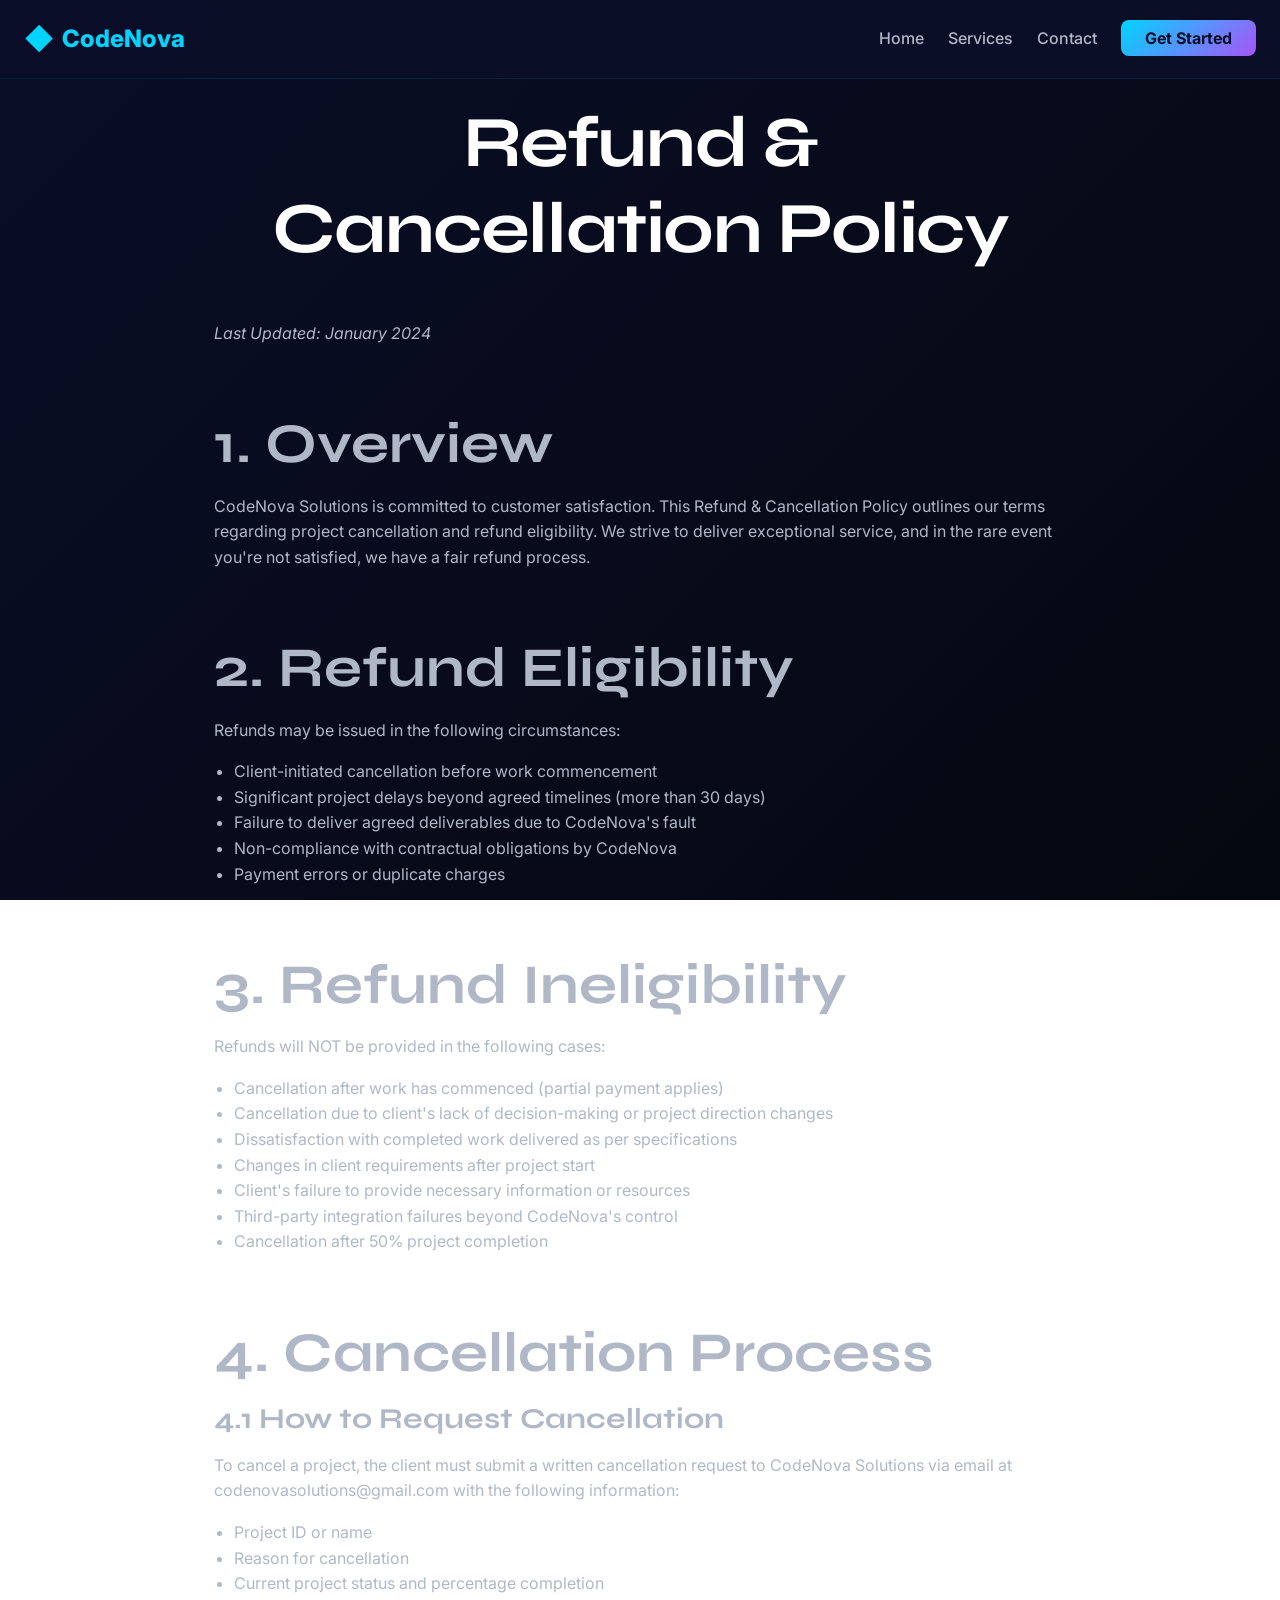
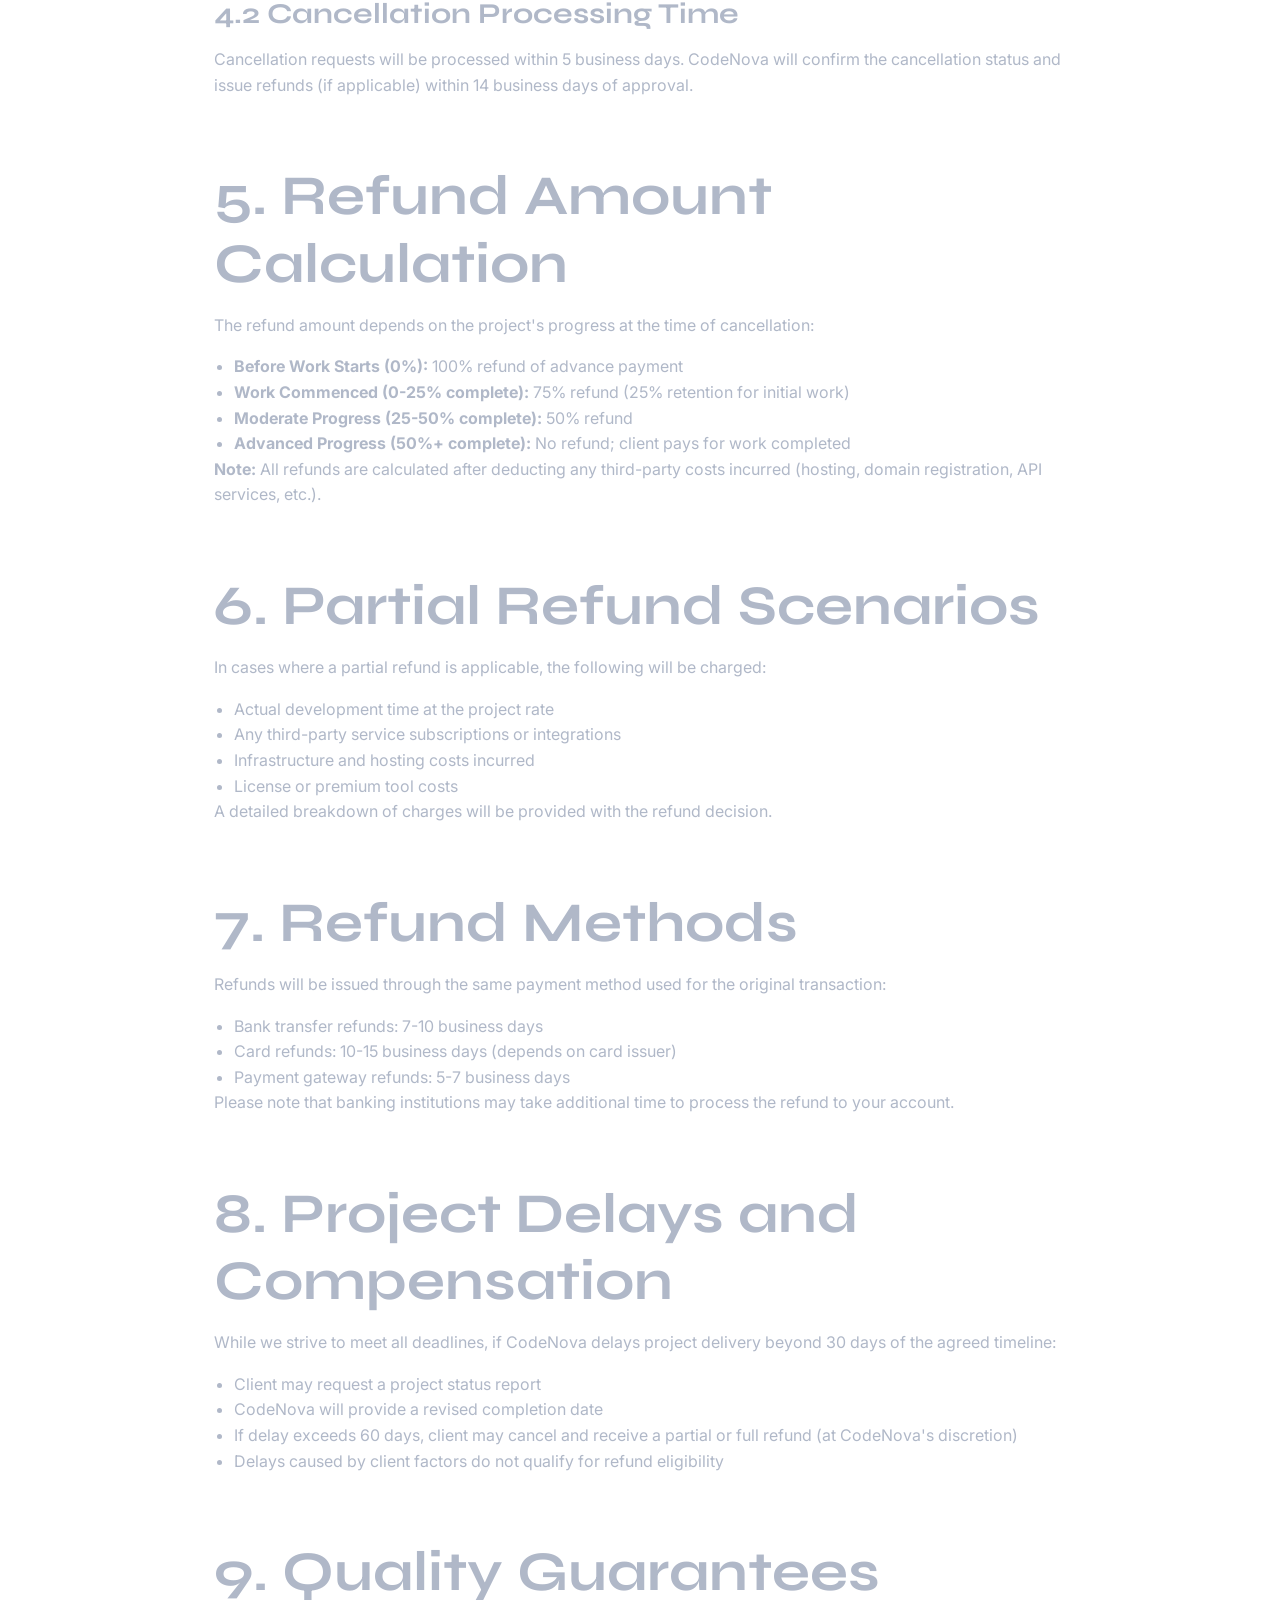
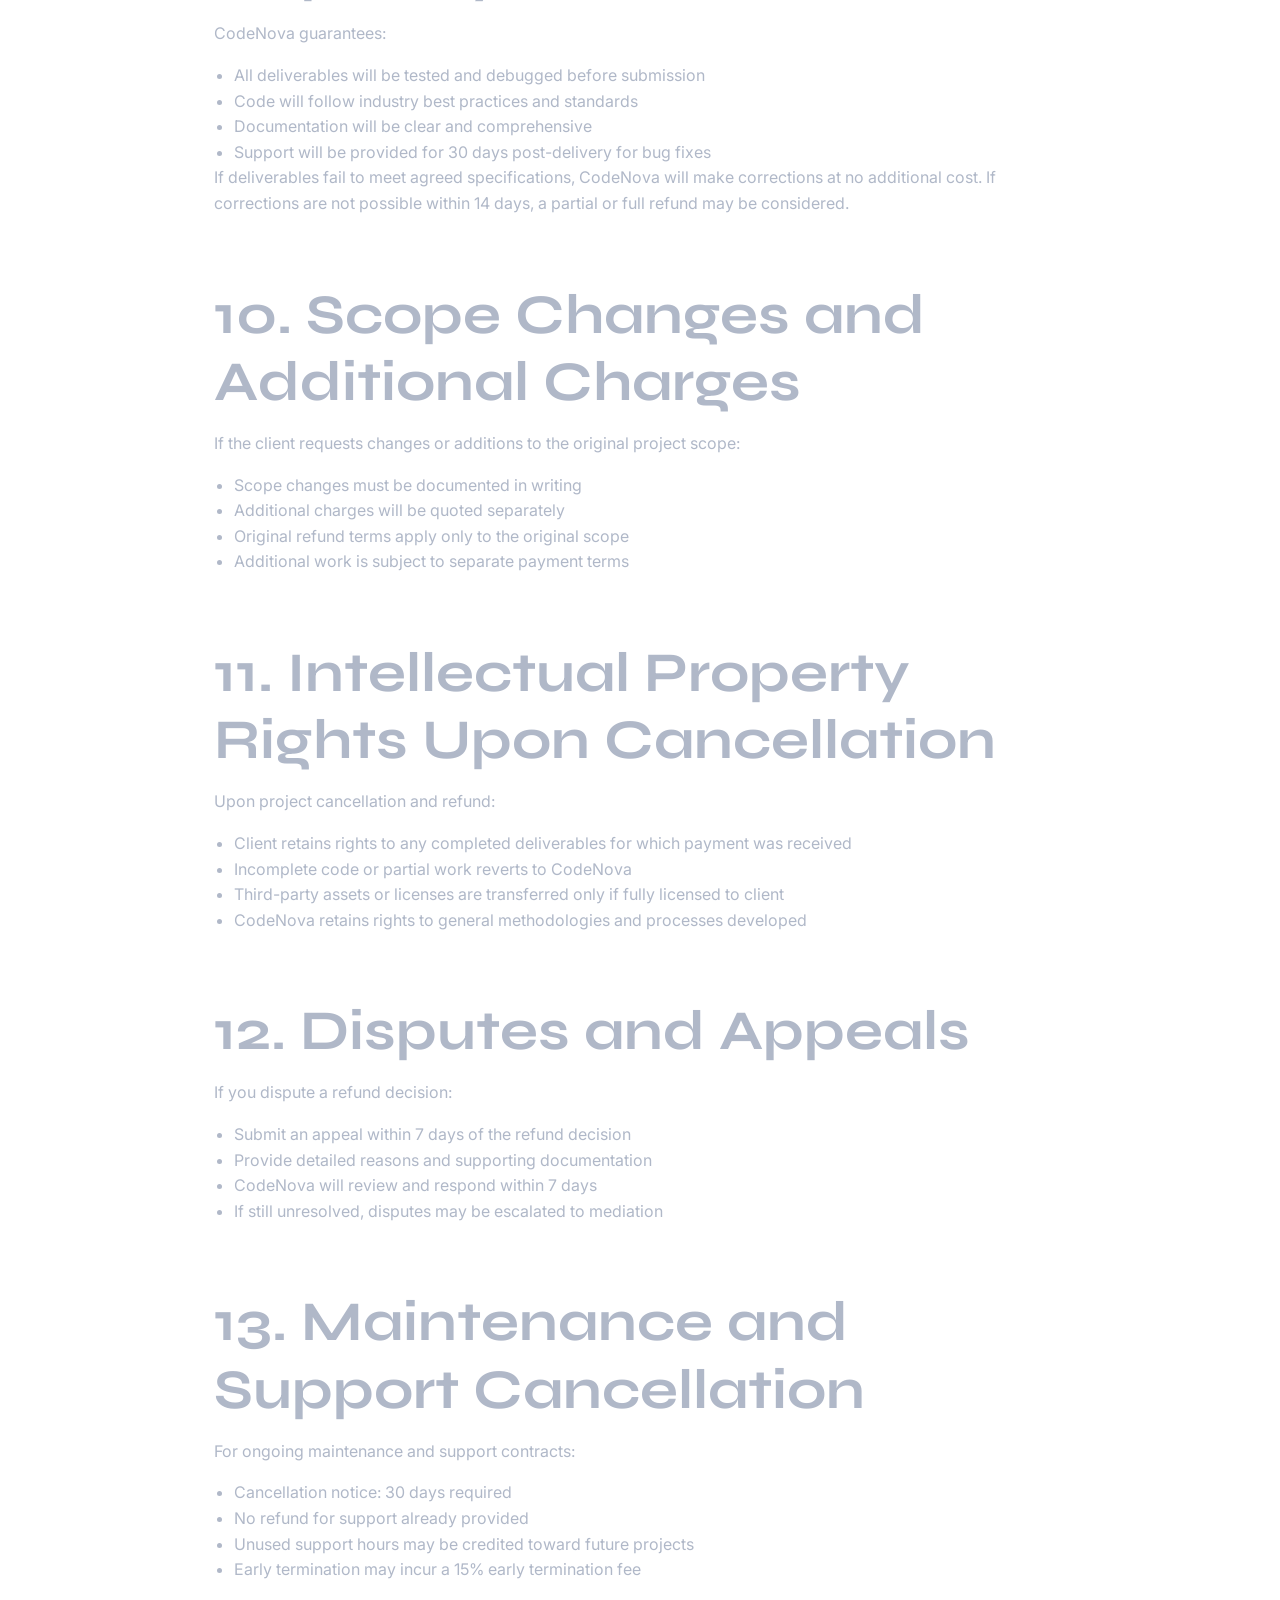
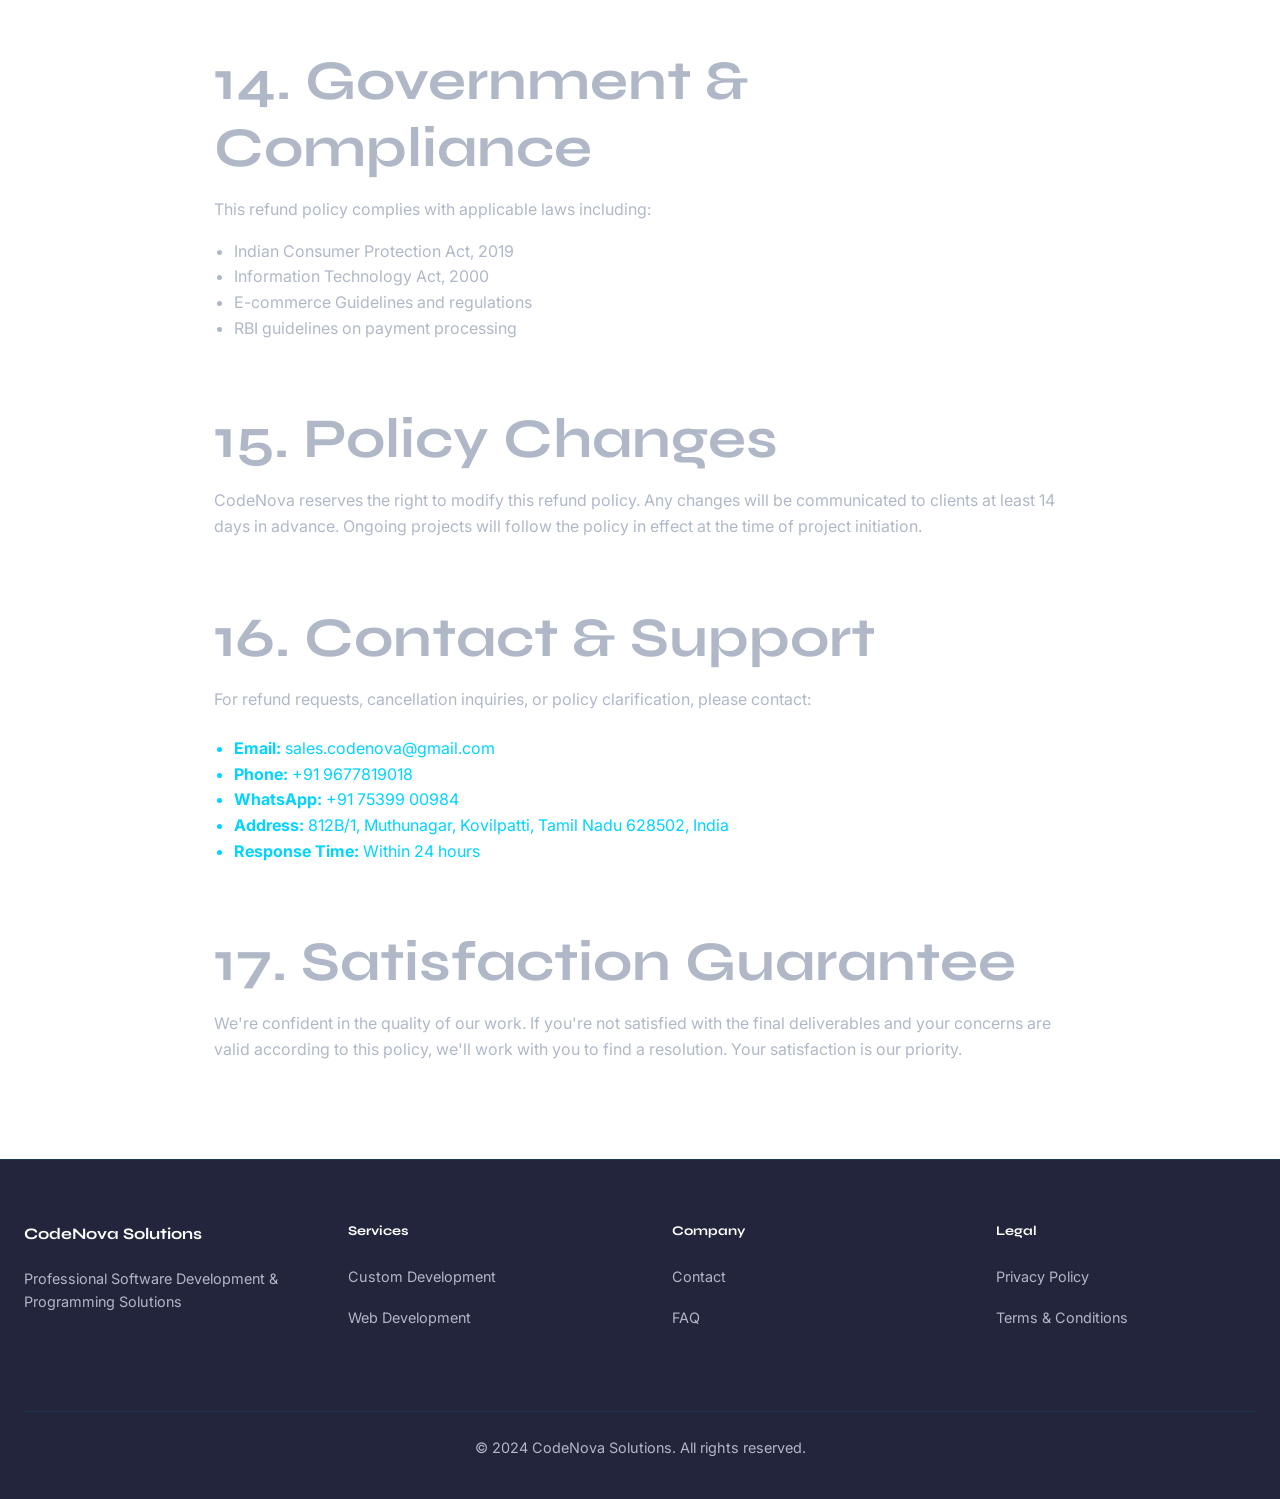
<file: refund-1.html>
<!DOCTYPE html>
<html lang="en">
<head>
    <meta charset="UTF-8">
    <meta name="viewport" content="width=device-width, initial-scale=1.0">
    <meta name="description" content="Refund & Cancellation Policy for CodeNova Solutions - Professional Software Development Services">
    <meta name="keywords" content="refund policy, cancellation policy, money back guarantee, customer satisfaction">
    <title>Refund & Cancellation Policy - CodeNova Professional Software Development</title>
    <link rel="icon" type="image/png" href="data:image/svg+xml,<svg xmlns='http://www.w3.org/2000/svg' viewBox='0 0 100 100'><rect fill='%2300d4ff' width='100' height='100'/><text x='50' y='60' font-size='60' font-weight='bold' text-anchor='middle' fill='%230a0e27'>CN</text></svg>">
    <link rel="preconnect" href="https://fonts.googleapis.com">
    <link rel="preconnect" href="https://fonts.gstatic.com" crossorigin>
    <link href="https://fonts.googleapis.com/css2?family=Inter:wght@300;400;500;600;700;800&family=Syne:wght@400;500;600;700;800&display=swap" rel="stylesheet">
    <link rel="stylesheet" href="style.css">
</head>
<body>
    <!-- Navigation -->
    <nav class="navbar">
        <div class="navbar-container">
            <div class="navbar-brand">
                <span class="brand-icon">◆</span>
                <span class="brand-text">CodeNova</span>
            </div>
            <div class="hamburger" id="hamburger">
                <span></span>
                <span></span>
                <span></span>
            </div>
            <ul class="nav-menu" id="navMenu">
                <li><a href="index.html" class="nav-link">Home</a></li>
                <li><a href="index.html#services" class="nav-link">Services</a></li>
                <li><a href="index.html#contact" class="nav-link">Contact</a></li>
                <li><a href="index.html#contact" class="nav-link nav-cta">Get Started</a></li>
            </ul>
        </div>
    </nav>

    <!-- Policy Content -->
    <main style="max-width: 900px; margin: 100px auto 50px; padding: 0 var(--spacing-lg); color: var(--text-secondary);">
        <h1 style="text-align: center; margin-bottom: var(--spacing-2xl); color: var(--text-primary);">Refund & Cancellation Policy</h1>
        
        <section style="margin-bottom: var(--spacing-3xl);">
            <p style="color: var(--text-secondary); font-style: italic;">Last Updated: January 2024</p>
        </section>

        <section style="margin-bottom: var(--spacing-3xl);">
            <h2>1. Overview</h2>
            <p>CodeNova Solutions is committed to customer satisfaction. This Refund & Cancellation Policy outlines our terms regarding project cancellation and refund eligibility. We strive to deliver exceptional service, and in the rare event you're not satisfied, we have a fair refund process.</p>
        </section>

        <section style="margin-bottom: var(--spacing-3xl);">
            <h2>2. Refund Eligibility</h2>
            <p>Refunds may be issued in the following circumstances:</p>
            <ul style="margin-left: 20px; color: var(--text-secondary);">
                <li>Client-initiated cancellation before work commencement</li>
                <li>Significant project delays beyond agreed timelines (more than 30 days)</li>
                <li>Failure to deliver agreed deliverables due to CodeNova's fault</li>
                <li>Non-compliance with contractual obligations by CodeNova</li>
                <li>Payment errors or duplicate charges</li>
            </ul>
        </section>

        <section style="margin-bottom: var(--spacing-3xl);">
            <h2>3. Refund Ineligibility</h2>
            <p>Refunds will NOT be provided in the following cases:</p>
            <ul style="margin-left: 20px; color: var(--text-secondary);">
                <li>Cancellation after work has commenced (partial payment applies)</li>
                <li>Cancellation due to client's lack of decision-making or project direction changes</li>
                <li>Dissatisfaction with completed work delivered as per specifications</li>
                <li>Changes in client requirements after project start</li>
                <li>Client's failure to provide necessary information or resources</li>
                <li>Third-party integration failures beyond CodeNova's control</li>
                <li>Cancellation after 50% project completion</li>
            </ul>
        </section>

        <section style="margin-bottom: var(--spacing-3xl);">
            <h2>4. Cancellation Process</h2>
            <h3>4.1 How to Request Cancellation</h3>
            <p>To cancel a project, the client must submit a written cancellation request to CodeNova Solutions via email at codenovasolutions@gmail.com with the following information:</p>
            <ul style="margin-left: 20px; color: var(--text-secondary);">
                <li>Project ID or name</li>
                <li>Reason for cancellation</li>
                <li>Current project status and percentage completion</li>
            </ul>

            <h3>4.2 Cancellation Processing Time</h3>
            <p>Cancellation requests will be processed within 5 business days. CodeNova will confirm the cancellation status and issue refunds (if applicable) within 14 business days of approval.</p>
        </section>

        <section style="margin-bottom: var(--spacing-3xl);">
            <h2>5. Refund Amount Calculation</h2>
            <p>The refund amount depends on the project's progress at the time of cancellation:</p>
            <ul style="margin-left: 20px; color: var(--text-secondary);">
                <li><strong>Before Work Starts (0%):</strong> 100% refund of advance payment</li>
                <li><strong>Work Commenced (0-25% complete):</strong> 75% refund (25% retention for initial work)</li>
                <li><strong>Moderate Progress (25-50% complete):</strong> 50% refund</li>
                <li><strong>Advanced Progress (50%+ complete):</strong> No refund; client pays for work completed</li>
            </ul>
            <p><strong>Note:</strong> All refunds are calculated after deducting any third-party costs incurred (hosting, domain registration, API services, etc.).</p>
        </section>

        <section style="margin-bottom: var(--spacing-3xl);">
            <h2>6. Partial Refund Scenarios</h2>
            <p>In cases where a partial refund is applicable, the following will be charged:</p>
            <ul style="margin-left: 20px; color: var(--text-secondary);">
                <li>Actual development time at the project rate</li>
                <li>Any third-party service subscriptions or integrations</li>
                <li>Infrastructure and hosting costs incurred</li>
                <li>License or premium tool costs</li>
            </ul>
            <p>A detailed breakdown of charges will be provided with the refund decision.</p>
        </section>

        <section style="margin-bottom: var(--spacing-3xl);">
            <h2>7. Refund Methods</h2>
            <p>Refunds will be issued through the same payment method used for the original transaction:</p>
            <ul style="margin-left: 20px; color: var(--text-secondary);">
                <li>Bank transfer refunds: 7-10 business days</li>
                <li>Card refunds: 10-15 business days (depends on card issuer)</li>
                <li>Payment gateway refunds: 5-7 business days</li>
            </ul>
            <p>Please note that banking institutions may take additional time to process the refund to your account.</p>
        </section>

        <section style="margin-bottom: var(--spacing-3xl);">
            <h2>8. Project Delays and Compensation</h2>
            <p>While we strive to meet all deadlines, if CodeNova delays project delivery beyond 30 days of the agreed timeline:</p>
            <ul style="margin-left: 20px; color: var(--text-secondary);">
                <li>Client may request a project status report</li>
                <li>CodeNova will provide a revised completion date</li>
                <li>If delay exceeds 60 days, client may cancel and receive a partial or full refund (at CodeNova's discretion)</li>
                <li>Delays caused by client factors do not qualify for refund eligibility</li>
            </ul>
        </section>

        <section style="margin-bottom: var(--spacing-3xl);">
            <h2>9. Quality Guarantees</h2>
            <p>CodeNova guarantees:</p>
            <ul style="margin-left: 20px; color: var(--text-secondary);">
                <li>All deliverables will be tested and debugged before submission</li>
                <li>Code will follow industry best practices and standards</li>
                <li>Documentation will be clear and comprehensive</li>
                <li>Support will be provided for 30 days post-delivery for bug fixes</li>
            </ul>
            <p>If deliverables fail to meet agreed specifications, CodeNova will make corrections at no additional cost. If corrections are not possible within 14 days, a partial or full refund may be considered.</p>
        </section>

        <section style="margin-bottom: var(--spacing-3xl);">
            <h2>10. Scope Changes and Additional Charges</h2>
            <p>If the client requests changes or additions to the original project scope:</p>
            <ul style="margin-left: 20px; color: var(--text-secondary);">
                <li>Scope changes must be documented in writing</li>
                <li>Additional charges will be quoted separately</li>
                <li>Original refund terms apply only to the original scope</li>
                <li>Additional work is subject to separate payment terms</li>
            </ul>
        </section>

        <section style="margin-bottom: var(--spacing-3xl);">
            <h2>11. Intellectual Property Rights Upon Cancellation</h2>
            <p>Upon project cancellation and refund:</p>
            <ul style="margin-left: 20px; color: var(--text-secondary);">
                <li>Client retains rights to any completed deliverables for which payment was received</li>
                <li>Incomplete code or partial work reverts to CodeNova</li>
                <li>Third-party assets or licenses are transferred only if fully licensed to client</li>
                <li>CodeNova retains rights to general methodologies and processes developed</li>
            </ul>
        </section>

        <section style="margin-bottom: var(--spacing-3xl);">
            <h2>12. Disputes and Appeals</h2>
            <p>If you dispute a refund decision:</p>
            <ul style="margin-left: 20px; color: var(--text-secondary);">
                <li>Submit an appeal within 7 days of the refund decision</li>
                <li>Provide detailed reasons and supporting documentation</li>
                <li>CodeNova will review and respond within 7 days</li>
                <li>If still unresolved, disputes may be escalated to mediation</li>
            </ul>
        </section>

        <section style="margin-bottom: var(--spacing-3xl);">
            <h2>13. Maintenance and Support Cancellation</h2>
            <p>For ongoing maintenance and support contracts:</p>
            <ul style="margin-left: 20px; color: var(--text-secondary);">
                <li>Cancellation notice: 30 days required</li>
                <li>No refund for support already provided</li>
                <li>Unused support hours may be credited toward future projects</li>
                <li>Early termination may incur a 15% early termination fee</li>
            </ul>
        </section>

        <section style="margin-bottom: var(--spacing-3xl);">
            <h2>14. Government & Compliance</h2>
            <p>This refund policy complies with applicable laws including:</p>
            <ul style="margin-left: 20px; color: var(--text-secondary);">
                <li>Indian Consumer Protection Act, 2019</li>
                <li>Information Technology Act, 2000</li>
                <li>E-commerce Guidelines and regulations</li>
                <li>RBI guidelines on payment processing</li>
            </ul>
        </section>

        <section style="margin-bottom: var(--spacing-3xl);">
            <h2>15. Policy Changes</h2>
            <p>CodeNova reserves the right to modify this refund policy. Any changes will be communicated to clients at least 14 days in advance. Ongoing projects will follow the policy in effect at the time of project initiation.</p>
        </section>

        <section style="margin-bottom: var(--spacing-3xl);">
            <h2>16. Contact & Support</h2>
            <p>For refund requests, cancellation inquiries, or policy clarification, please contact:</p>
            <ul style="margin-left: 20px; color: var(--primary); margin-top: var(--spacing-lg);">
                <li><strong>Email:</strong> sales.codenova@gmail.com</li>
                <li><strong>Phone:</strong> +91 9677819018</li>
                <li><strong>WhatsApp:</strong> +91 75399 00984</li>
                <li><strong>Address:</strong> 812B/1, Muthunagar, Kovilpatti, Tamil Nadu 628502, India</li>
                <li><strong>Response Time:</strong> Within 24 hours</li>
            </ul>
        </section>

        <section style="margin-bottom: var(--spacing-3xl);">
            <h2>17. Satisfaction Guarantee</h2>
            <p>We're confident in the quality of our work. If you're not satisfied with the final deliverables and your concerns are valid according to this policy, we'll work with you to find a resolution. Your satisfaction is our priority.</p>
        </section>
    </main>

    <!-- Footer -->
    <footer class="footer">
        <div class="footer-content">
            <div class="footer-section">
                <h4>CodeNova Solutions</h4>
                <p>Professional Software Development & Programming Solutions</p>
            </div>
            <div class="footer-section">
                <h5>Services</h5>
                <ul>
                    <li><a href="index.html#services">Custom Development</a></li>
                    <li><a href="index.html#services">Web Development</a></li>
                </ul>
            </div>
            <div class="footer-section">
                <h5>Company</h5>
                <ul>
                    <li><a href="index.html#contact">Contact</a></li>
                    <li><a href="index.html#faq">FAQ</a></li>
                </ul>
            </div>
            <div class="footer-section">
                <h5>Legal</h5>
                <ul>
                    <li><a href="privacy.html">Privacy Policy</a></li>
                    <li><a href="terms.html">Terms & Conditions</a></li>
                </ul>
            </div>
        </div>
        <div class="footer-bottom">
            <p>&copy; 2024 CodeNova Solutions. All rights reserved.</p>
        </div>
    </footer>

    <script src="script.js"></script>
</body>
</html>
</file>
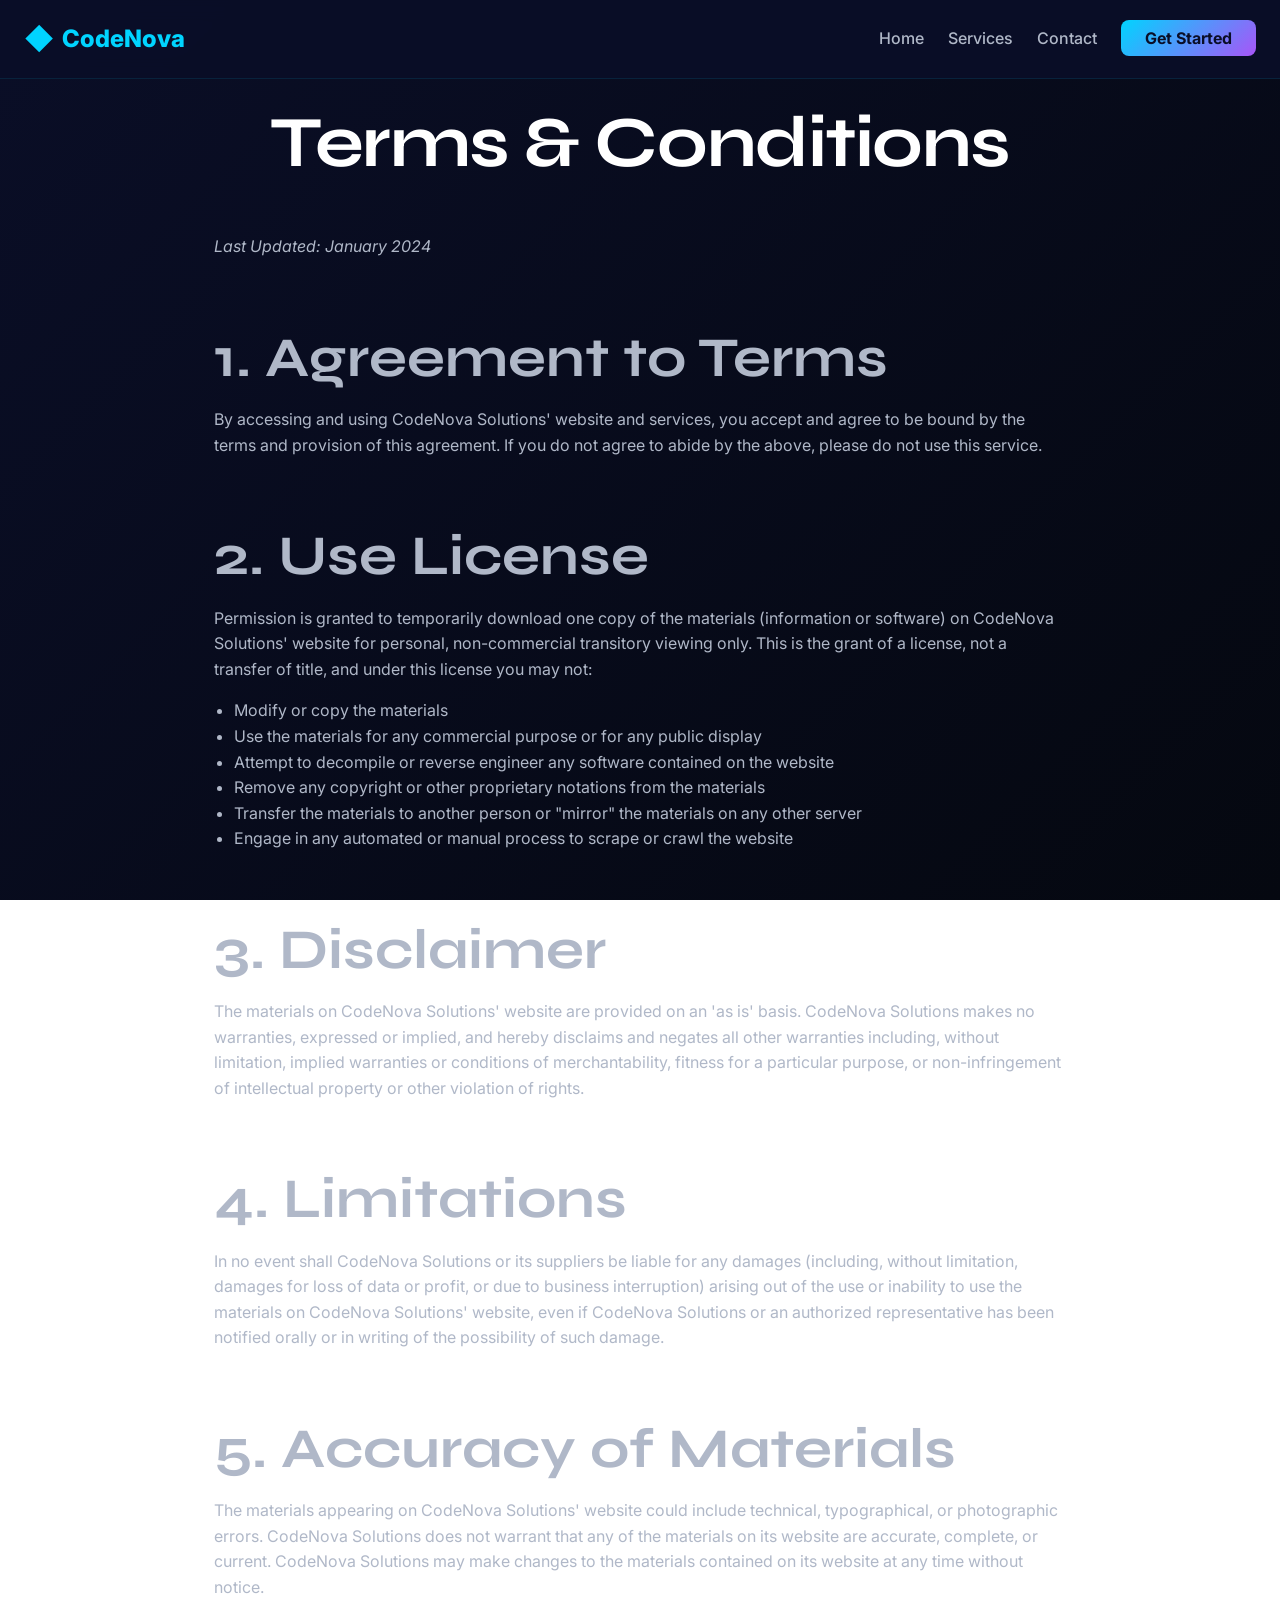
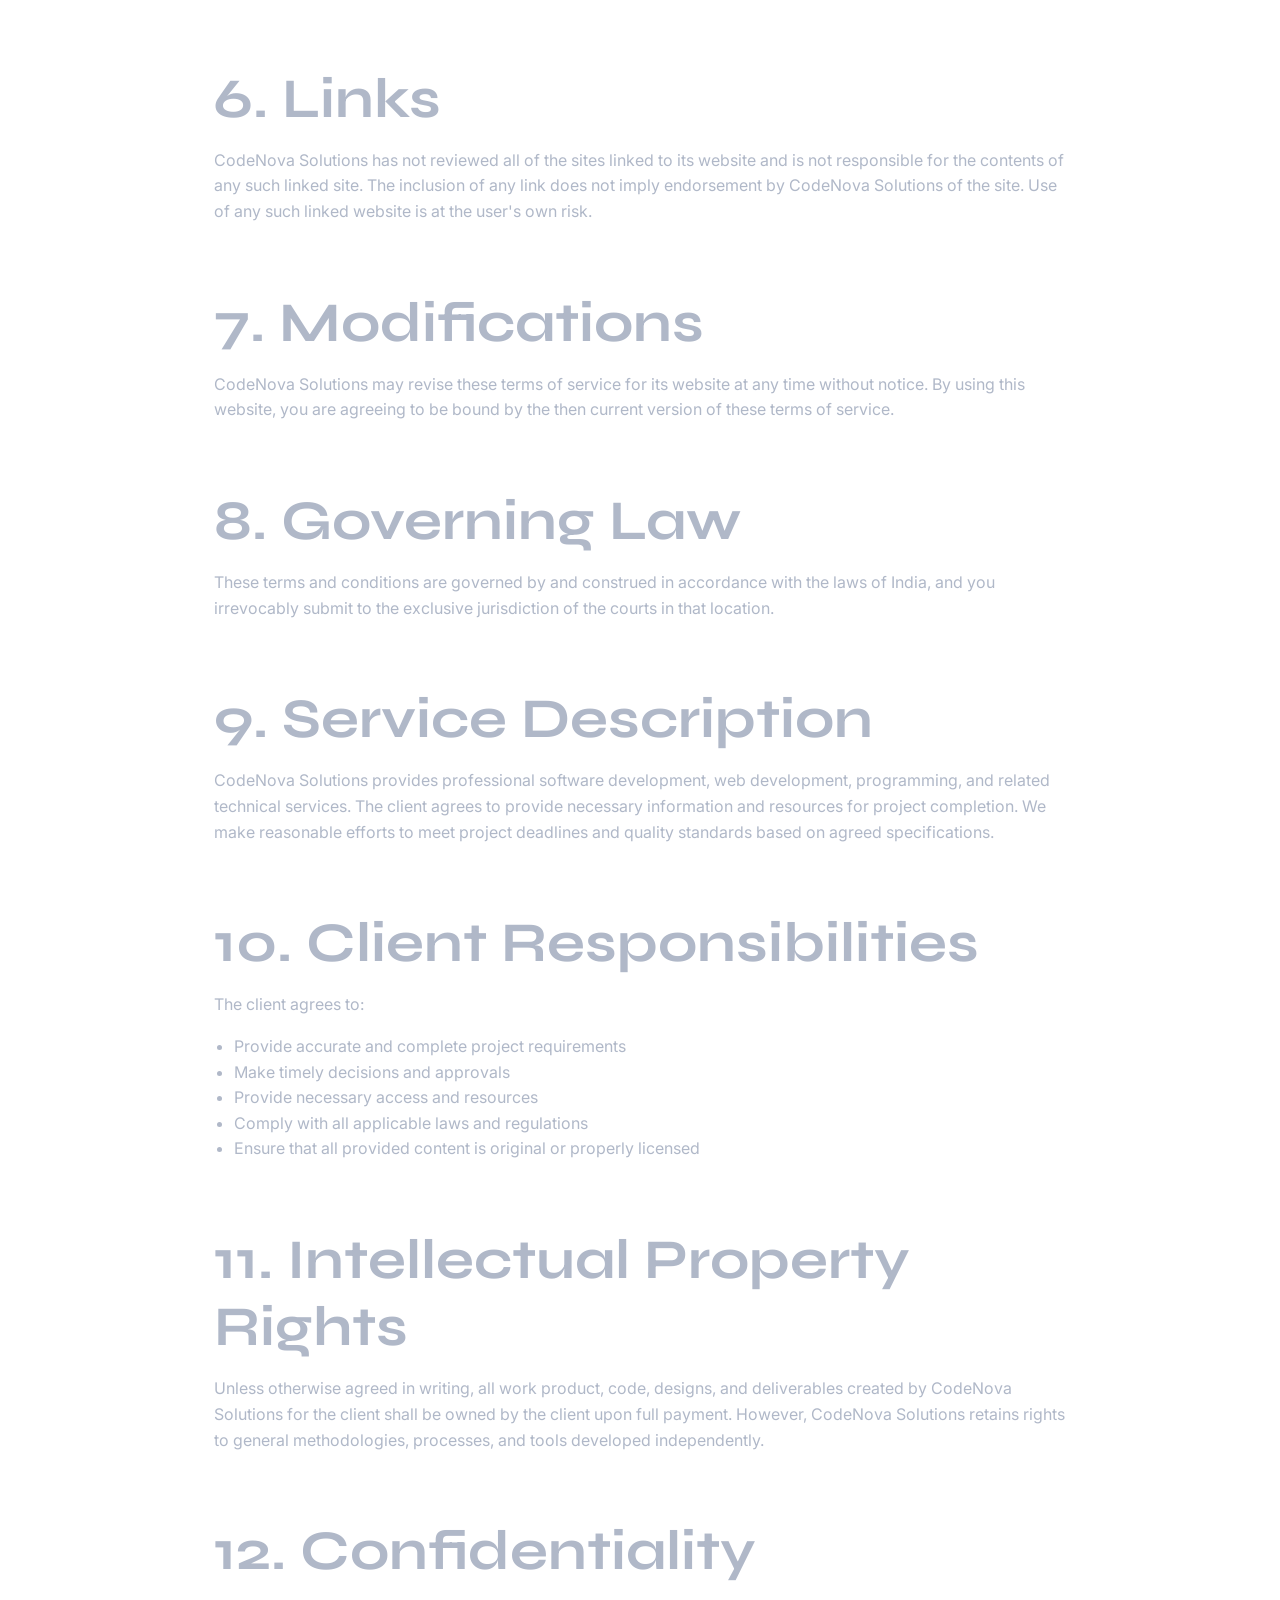
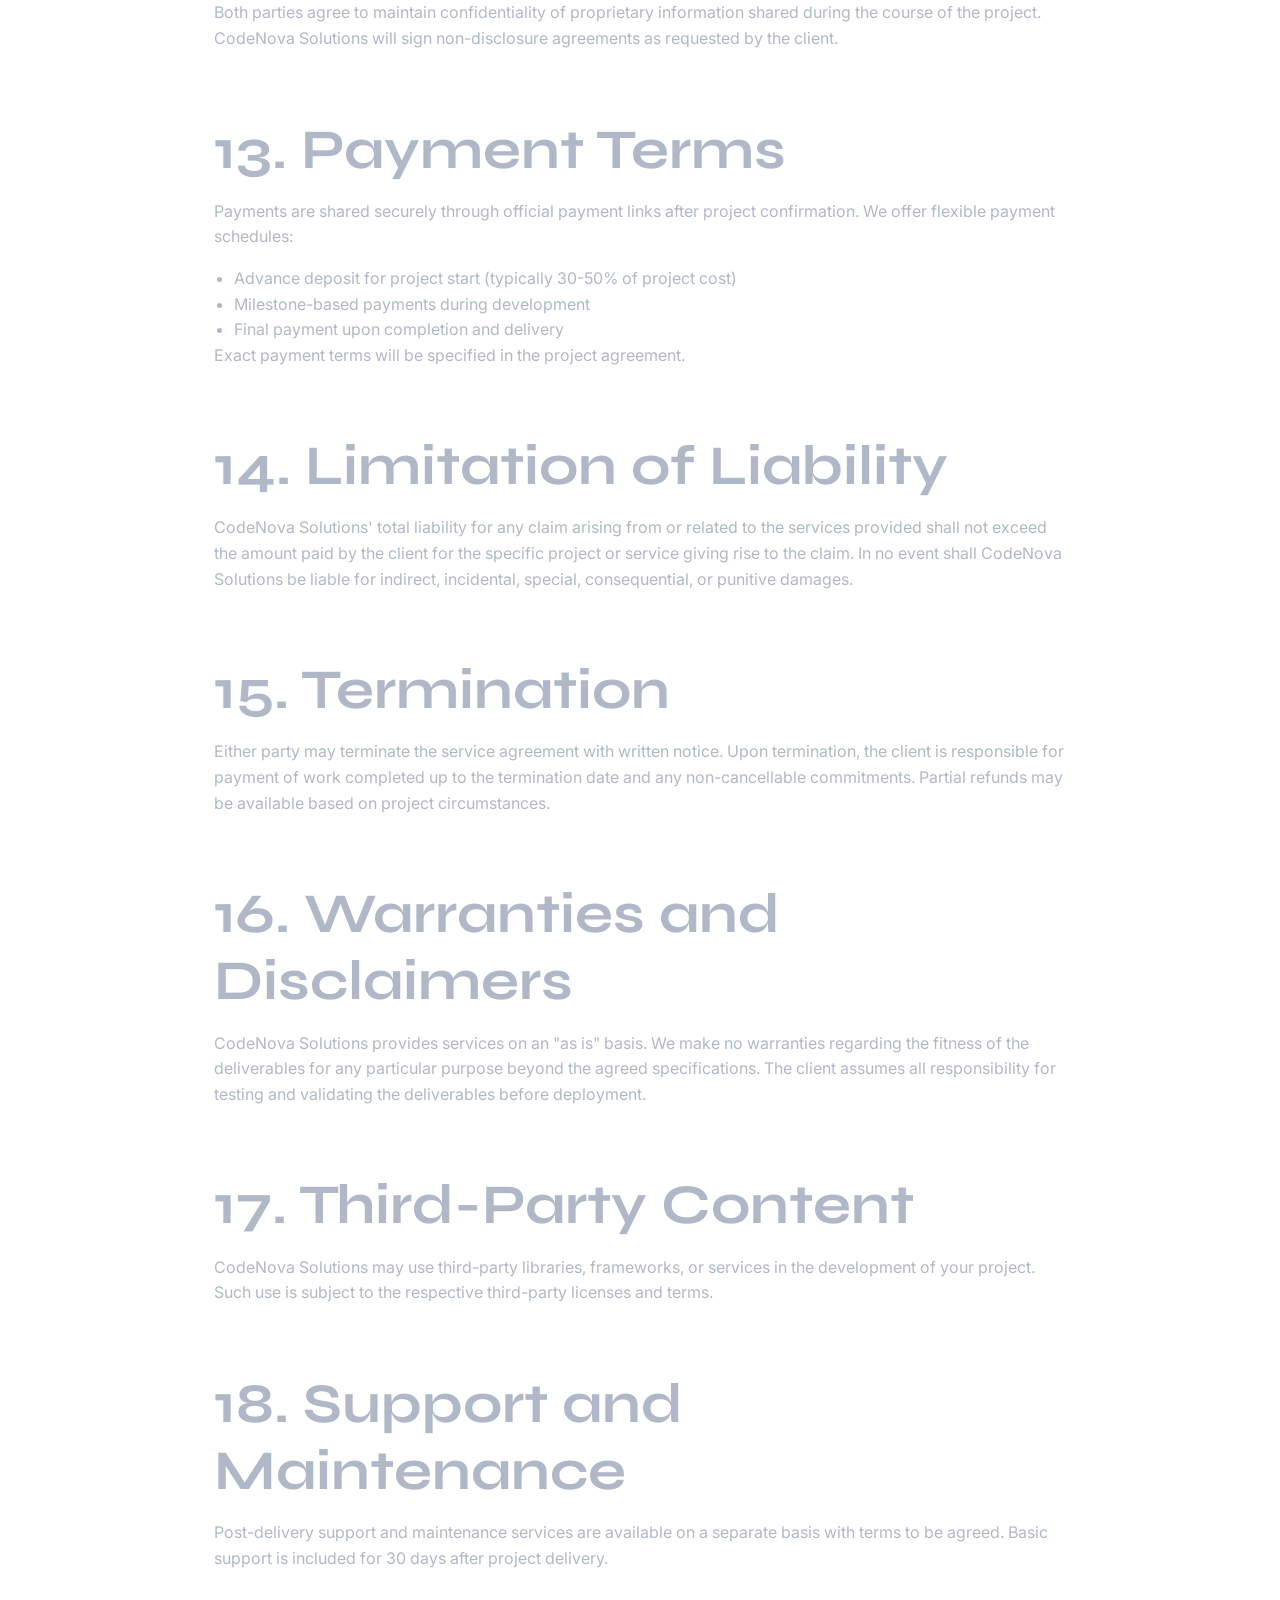
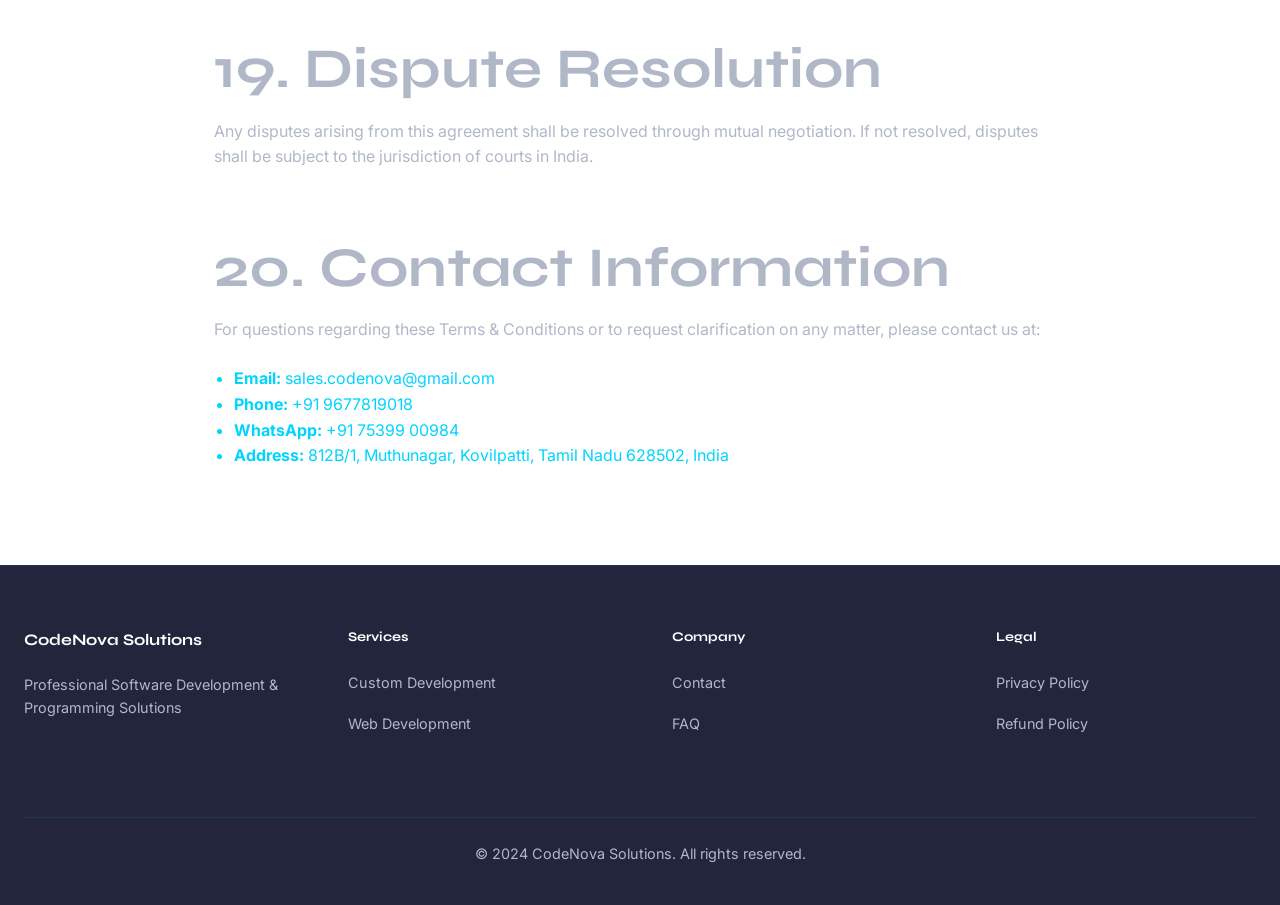
<file: terms-1.html>
<!DOCTYPE html>
<html lang="en">
<head>
    <meta charset="UTF-8">
    <meta name="viewport" content="width=device-width, initial-scale=1.0">
    <meta name="description" content="Terms & Conditions for CodeNova Solutions - Professional Software Development Services">
    <meta name="keywords" content="terms and conditions, service agreement, legal, terms of service">
    <title>Terms & Conditions - CodeNova Professional Software Development</title>
    <link rel="icon" type="image/png" href="data:image/svg+xml,<svg xmlns='http://www.w3.org/2000/svg' viewBox='0 0 100 100'><rect fill='%2300d4ff' width='100' height='100'/><text x='50' y='60' font-size='60' font-weight='bold' text-anchor='middle' fill='%230a0e27'>CN</text></svg>">
    <link rel="preconnect" href="https://fonts.googleapis.com">
    <link rel="preconnect" href="https://fonts.gstatic.com" crossorigin>
    <link href="https://fonts.googleapis.com/css2?family=Inter:wght@300;400;500;600;700;800&family=Syne:wght@400;500;600;700;800&display=swap" rel="stylesheet">
    <link rel="stylesheet" href="style.css">
</head>
<body>
    <!-- Navigation -->
    <nav class="navbar">
        <div class="navbar-container">
            <div class="navbar-brand">
                <span class="brand-icon">◆</span>
                <span class="brand-text">CodeNova</span>
            </div>
            <div class="hamburger" id="hamburger">
                <span></span>
                <span></span>
                <span></span>
            </div>
            <ul class="nav-menu" id="navMenu">
                <li><a href="index.html" class="nav-link">Home</a></li>
                <li><a href="index.html#services" class="nav-link">Services</a></li>
                <li><a href="index.html#contact" class="nav-link">Contact</a></li>
                <li><a href="index.html#contact" class="nav-link nav-cta">Get Started</a></li>
            </ul>
        </div>
    </nav>

    <!-- Policy Content -->
    <main style="max-width: 900px; margin: 100px auto 50px; padding: 0 var(--spacing-lg); color: var(--text-secondary);">
        <h1 style="text-align: center; margin-bottom: var(--spacing-2xl); color: var(--text-primary);">Terms & Conditions</h1>
        
        <section style="margin-bottom: var(--spacing-3xl);">
            <p style="color: var(--text-secondary); font-style: italic;">Last Updated: January 2024</p>
        </section>

        <section style="margin-bottom: var(--spacing-3xl);">
            <h2>1. Agreement to Terms</h2>
            <p>By accessing and using CodeNova Solutions' website and services, you accept and agree to be bound by the terms and provision of this agreement. If you do not agree to abide by the above, please do not use this service.</p>
        </section>

        <section style="margin-bottom: var(--spacing-3xl);">
            <h2>2. Use License</h2>
            <p>Permission is granted to temporarily download one copy of the materials (information or software) on CodeNova Solutions' website for personal, non-commercial transitory viewing only. This is the grant of a license, not a transfer of title, and under this license you may not:</p>
            <ul style="margin-left: 20px; color: var(--text-secondary);">
                <li>Modify or copy the materials</li>
                <li>Use the materials for any commercial purpose or for any public display</li>
                <li>Attempt to decompile or reverse engineer any software contained on the website</li>
                <li>Remove any copyright or other proprietary notations from the materials</li>
                <li>Transfer the materials to another person or "mirror" the materials on any other server</li>
                <li>Engage in any automated or manual process to scrape or crawl the website</li>
            </ul>
        </section>

        <section style="margin-bottom: var(--spacing-3xl);">
            <h2>3. Disclaimer</h2>
            <p>The materials on CodeNova Solutions' website are provided on an 'as is' basis. CodeNova Solutions makes no warranties, expressed or implied, and hereby disclaims and negates all other warranties including, without limitation, implied warranties or conditions of merchantability, fitness for a particular purpose, or non-infringement of intellectual property or other violation of rights.</p>
        </section>

        <section style="margin-bottom: var(--spacing-3xl);">
            <h2>4. Limitations</h2>
            <p>In no event shall CodeNova Solutions or its suppliers be liable for any damages (including, without limitation, damages for loss of data or profit, or due to business interruption) arising out of the use or inability to use the materials on CodeNova Solutions' website, even if CodeNova Solutions or an authorized representative has been notified orally or in writing of the possibility of such damage.</p>
        </section>

        <section style="margin-bottom: var(--spacing-3xl);">
            <h2>5. Accuracy of Materials</h2>
            <p>The materials appearing on CodeNova Solutions' website could include technical, typographical, or photographic errors. CodeNova Solutions does not warrant that any of the materials on its website are accurate, complete, or current. CodeNova Solutions may make changes to the materials contained on its website at any time without notice.</p>
        </section>

        <section style="margin-bottom: var(--spacing-3xl);">
            <h2>6. Links</h2>
            <p>CodeNova Solutions has not reviewed all of the sites linked to its website and is not responsible for the contents of any such linked site. The inclusion of any link does not imply endorsement by CodeNova Solutions of the site. Use of any such linked website is at the user's own risk.</p>
        </section>

        <section style="margin-bottom: var(--spacing-3xl);">
            <h2>7. Modifications</h2>
            <p>CodeNova Solutions may revise these terms of service for its website at any time without notice. By using this website, you are agreeing to be bound by the then current version of these terms of service.</p>
        </section>

        <section style="margin-bottom: var(--spacing-3xl);">
            <h2>8. Governing Law</h2>
            <p>These terms and conditions are governed by and construed in accordance with the laws of India, and you irrevocably submit to the exclusive jurisdiction of the courts in that location.</p>
        </section>

        <section style="margin-bottom: var(--spacing-3xl);">
            <h2>9. Service Description</h2>
            <p>CodeNova Solutions provides professional software development, web development, programming, and related technical services. The client agrees to provide necessary information and resources for project completion. We make reasonable efforts to meet project deadlines and quality standards based on agreed specifications.</p>
        </section>

        <section style="margin-bottom: var(--spacing-3xl);">
            <h2>10. Client Responsibilities</h2>
            <p>The client agrees to:</p>
            <ul style="margin-left: 20px; color: var(--text-secondary);">
                <li>Provide accurate and complete project requirements</li>
                <li>Make timely decisions and approvals</li>
                <li>Provide necessary access and resources</li>
                <li>Comply with all applicable laws and regulations</li>
                <li>Ensure that all provided content is original or properly licensed</li>
            </ul>
        </section>

        <section style="margin-bottom: var(--spacing-3xl);">
            <h2>11. Intellectual Property Rights</h2>
            <p>Unless otherwise agreed in writing, all work product, code, designs, and deliverables created by CodeNova Solutions for the client shall be owned by the client upon full payment. However, CodeNova Solutions retains rights to general methodologies, processes, and tools developed independently.</p>
        </section>

        <section style="margin-bottom: var(--spacing-3xl);">
            <h2>12. Confidentiality</h2>
            <p>Both parties agree to maintain confidentiality of proprietary information shared during the course of the project. CodeNova Solutions will sign non-disclosure agreements as requested by the client.</p>
        </section>

        <section style="margin-bottom: var(--spacing-3xl);">
            <h2>13. Payment Terms</h2>
            <p>Payments are shared securely through official payment links after project confirmation. We offer flexible payment schedules:</p>
            <ul style="margin-left: 20px; color: var(--text-secondary);">
                <li>Advance deposit for project start (typically 30-50% of project cost)</li>
                <li>Milestone-based payments during development</li>
                <li>Final payment upon completion and delivery</li>
            </ul>
            <p>Exact payment terms will be specified in the project agreement.</p>
        </section>

        <section style="margin-bottom: var(--spacing-3xl);">
            <h2>14. Limitation of Liability</h2>
            <p>CodeNova Solutions' total liability for any claim arising from or related to the services provided shall not exceed the amount paid by the client for the specific project or service giving rise to the claim. In no event shall CodeNova Solutions be liable for indirect, incidental, special, consequential, or punitive damages.</p>
        </section>

        <section style="margin-bottom: var(--spacing-3xl);">
            <h2>15. Termination</h2>
            <p>Either party may terminate the service agreement with written notice. Upon termination, the client is responsible for payment of work completed up to the termination date and any non-cancellable commitments. Partial refunds may be available based on project circumstances.</p>
        </section>

        <section style="margin-bottom: var(--spacing-3xl);">
            <h2>16. Warranties and Disclaimers</h2>
            <p>CodeNova Solutions provides services on an "as is" basis. We make no warranties regarding the fitness of the deliverables for any particular purpose beyond the agreed specifications. The client assumes all responsibility for testing and validating the deliverables before deployment.</p>
        </section>

        <section style="margin-bottom: var(--spacing-3xl);">
            <h2>17. Third-Party Content</h2>
            <p>CodeNova Solutions may use third-party libraries, frameworks, or services in the development of your project. Such use is subject to the respective third-party licenses and terms.</p>
        </section>

        <section style="margin-bottom: var(--spacing-3xl);">
            <h2>18. Support and Maintenance</h2>
            <p>Post-delivery support and maintenance services are available on a separate basis with terms to be agreed. Basic support is included for 30 days after project delivery.</p>
        </section>

        <section style="margin-bottom: var(--spacing-3xl);">
            <h2>19. Dispute Resolution</h2>
            <p>Any disputes arising from this agreement shall be resolved through mutual negotiation. If not resolved, disputes shall be subject to the jurisdiction of courts in India.</p>
        </section>

        <section style="margin-bottom: var(--spacing-3xl);">
            <h2>20. Contact Information</h2>
            <p>For questions regarding these Terms & Conditions or to request clarification on any matter, please contact us at:</p>
            <ul style="margin-left: 20px; color: var(--primary); margin-top: var(--spacing-lg);">
                <li><strong>Email:</strong> sales.codenova@gmail.com</li>
                <li><strong>Phone:</strong> +91 9677819018</li>
                <li><strong>WhatsApp:</strong> +91 75399 00984</li>
                <li><strong>Address:</strong> 812B/1, Muthunagar, Kovilpatti, Tamil Nadu 628502, India</li>
            </ul>
        </section>
    </main>

    <!-- Footer -->
    <footer class="footer">
        <div class="footer-content">
            <div class="footer-section">
                <h4>CodeNova Solutions</h4>
                <p>Professional Software Development & Programming Solutions</p>
            </div>
            <div class="footer-section">
                <h5>Services</h5>
                <ul>
                    <li><a href="index.html#services">Custom Development</a></li>
                    <li><a href="index.html#services">Web Development</a></li>
                </ul>
            </div>
            <div class="footer-section">
                <h5>Company</h5>
                <ul>
                    <li><a href="index.html#contact">Contact</a></li>
                    <li><a href="index.html#faq">FAQ</a></li>
                </ul>
            </div>
            <div class="footer-section">
                <h5>Legal</h5>
                <ul>
                    <li><a href="privacy.html">Privacy Policy</a></li>
                    <li><a href="refund.html">Refund Policy</a></li>
                </ul>
            </div>
        </div>
        <div class="footer-bottom">
            <p>&copy; 2024 CodeNova Solutions. All rights reserved.</p>
        </div>
    </footer>

    <script src="script.js"></script>
</body>
</html>
</file>
<file: style.css>
/* ============================================
   CodeNova Solutions - Premium CSS
   Dark Theme with Blue/Purple Accents
   ============================================ */

/* ============================================
   1. CSS Variables & Root
   ============================================ */
:root {
    /* Colors */
    --primary: #00d4ff;
    --secondary: #a855f7;
    --dark-bg: #0a0e27;
    --darker-bg: #050810;
    --card-bg: rgba(30, 39, 68, 0.6);
    --text-primary: #ffffff;
    --text-secondary: #b0b8c8;
    --border-color: rgba(0, 212, 255, 0.1);
    --success: #10b981;
    --error: #ef4444;
    
    /* Typography */
    --font-display: 'Syne', sans-serif;
    --font-body: 'Inter', sans-serif;
    
    /* Spacing */
    --spacing-xs: 0.25rem;
    --spacing-sm: 0.5rem;
    --spacing-md: 1rem;
    --spacing-lg: 1.5rem;
    --spacing-xl: 2rem;
    --spacing-2xl: 3rem;
    --spacing-3xl: 4rem;
    --spacing-4xl: 6rem;
    
    /* Transitions */
    --transition-fast: 0.2s ease-in-out;
    --transition-normal: 0.3s ease-in-out;
    --transition-slow: 0.5s ease-in-out;
}

/* ============================================
   2. Global Styles
   ============================================ */
* {
    margin: 0;
    padding: 0;
    box-sizing: border-box;
}

html {
    scroll-behavior: smooth;
    scroll-padding-top: 60px;
}

body {
    font-family: var(--font-body);
    background: linear-gradient(135deg, var(--dark-bg) 0%, var(--darker-bg) 100%);
    color: var(--text-primary);
    line-height: 1.6;
    overflow-x: hidden;
    background-attachment: fixed;
}

/* Remove animations for users who prefer reduced motion */
@media (prefers-reduced-motion: reduce) {
    * {
        animation-duration: 0.01ms !important;
        animation-iteration-count: 1 !important;
        transition-duration: 0.01ms !important;
    }
}

/* ============================================
   3. Typography
   ============================================ */
h1, h2, h3, h4, h5, h6 {
    font-family: var(--font-display);
    font-weight: 700;
    line-height: 1.2;
    margin-bottom: var(--spacing-md);
}

h1 {
    font-size: clamp(2rem, 8vw, 4.5rem);
    letter-spacing: -0.02em;
}

h2 {
    font-size: clamp(1.8rem, 5vw, 3.5rem);
}

h3 {
    font-size: clamp(1.3rem, 3vw, 1.8rem);
}

p {
    color: var(--text-secondary);
    margin-bottom: var(--spacing-md);
}

a {
    color: var(--primary);
    text-decoration: none;
    transition: color var(--transition-fast);
}

a:hover {
    color: var(--secondary);
}

/* ============================================
   4. Loading Animation
   ============================================ */
.loader {
    position: fixed;
    top: 0;
    left: 0;
    width: 100%;
    height: 100%;
    background: var(--darker-bg);
    display: flex;
    justify-content: center;
    align-items: center;
    z-index: 9999;
    animation: fadeOut 0.6s ease-in-out 2.4s forwards;
}

.loader-spinner {
    width: 50px;
    height: 50px;
    border: 3px solid var(--border-color);
    border-top: 3px solid var(--primary);
    border-radius: 50%;
    animation: spin 1s linear infinite;
}

@keyframes spin {
    to { transform: rotate(360deg); }
}

@keyframes fadeOut {
    to {
        opacity: 0;
        visibility: hidden;
    }
}

/* ============================================
   5. Navigation Bar
   ============================================ */
.navbar {
    position: fixed;
    top: 0;
    width: 100%;
    background: rgba(10, 14, 39, 0.95);
    backdrop-filter: blur(10px);
    border-bottom: 1px solid var(--border-color);
    z-index: 1000;
    transition: transform var(--transition-normal);
}

.navbar-container {
    max-width: 1400px;
    margin: 0 auto;
    padding: var(--spacing-md) var(--spacing-lg);
    display: flex;
    justify-content: space-between;
    align-items: center;
}

.navbar-brand {
    display: flex;
    align-items: center;
    gap: var(--spacing-sm);
    font-size: 1.5rem;
    font-weight: 800;
    color: var(--primary);
    cursor: pointer;
}

.brand-icon {
    font-size: 1.8rem;
    animation: pulse 2s ease-in-out infinite;
}

@keyframes pulse {
    0%, 100% { opacity: 1; }
    50% { opacity: 0.7; }
}

.nav-menu {
    display: flex;
    list-style: none;
    gap: var(--spacing-lg);
    align-items: center;
}

.nav-link {
    color: var(--text-secondary);
    font-weight: 500;
    transition: color var(--transition-fast);
    position: relative;
}

.nav-link:hover {
    color: var(--primary);
}

.nav-link::after {
    content: '';
    position: absolute;
    bottom: -5px;
    left: 0;
    width: 0;
    height: 2px;
    background: var(--primary);
    transition: width var(--transition-fast);
}

.nav-link:hover::after {
    width: 100%;
}

.nav-cta {
    background: linear-gradient(135deg, var(--primary), var(--secondary));
    padding: var(--spacing-sm) var(--spacing-lg);
    border-radius: 8px;
    color: var(--dark-bg);
    font-weight: 700;
}

.nav-cta:hover {
    transform: translateY(-2px);
    box-shadow: 0 10px 30px rgba(0, 212, 255, 0.3);
}

.hamburger {
    display: none;
    flex-direction: column;
    cursor: pointer;
    gap: 6px;
}

.hamburger span {
    width: 25px;
    height: 3px;
    background: var(--primary);
    border-radius: 2px;
    transition: all var(--transition-normal);
}

/* Mobile Navigation */
@media (max-width: 768px) {
    .hamburger {
        display: flex;
    }
    
    .nav-menu {
        position: absolute;
        top: 60px;
        left: 0;
        width: 100%;
        background: rgba(10, 14, 39, 0.98);
        backdrop-filter: blur(10px);
        flex-direction: column;
        gap: 0;
        max-height: 0;
        overflow: hidden;
        transition: max-height var(--transition-normal);
    }
    
    .nav-menu.active {
        max-height: 400px;
    }
    
    .nav-menu li {
        width: 100%;
    }
    
    .nav-link {
        display: block;
        padding: var(--spacing-md) var(--spacing-lg);
        border-bottom: 1px solid var(--border-color);
    }
    
    .nav-link::after {
        display: none;
    }
    
    .hamburger.active span:nth-child(1) {
        transform: rotate(45deg) translate(10px, 10px);
    }
    
    .hamburger.active span:nth-child(2) {
        opacity: 0;
    }
    
    .hamburger.active span:nth-child(3) {
        transform: rotate(-45deg) translate(7px, -7px);
    }
}

/* ============================================
   6. Hero Section
   ============================================ */
.hero {
    min-height: 100vh;
    display: grid;
    grid-template-columns: 1fr 1fr;
    align-items: center;
    padding: var(--spacing-4xl) var(--spacing-lg);
    margin-top: 60px;
    position: relative;
    overflow: hidden;
}

.hero-gradient {
    position: absolute;
    top: -50%;
    right: -50%;
    width: 100%;
    height: 100%;
    background: radial-gradient(circle, rgba(0, 212, 255, 0.1) 0%, transparent 70%);
    pointer-events: none;
}

.hero-content {
    z-index: 2;
    max-width: 600px;
    animation: slideInLeft 0.8s ease-out;
}

@keyframes slideInLeft {
    from {
        opacity: 0;
        transform: translateX(-50px);
    }
    to {
        opacity: 1;
        transform: translateX(0);
    }
}

.hero-badge {
    display: inline-flex;
    align-items: center;
    gap: var(--spacing-sm);
    background: rgba(0, 212, 255, 0.1);
    border: 1px solid var(--border-color);
    padding: var(--spacing-sm) var(--spacing-lg);
    border-radius: 50px;
    margin-bottom: var(--spacing-lg);
    font-size: 0.9rem;
    font-weight: 600;
    color: var(--primary);
    animation: fadeInUp 0.8s ease-out;
}

.badge-dot {
    width: 8px;
    height: 8px;
    background: var(--primary);
    border-radius: 50%;
    animation: blink 2s infinite;
}

@keyframes blink {
    0%, 100% { opacity: 1; }
    50% { opacity: 0.3; }
}

@keyframes fadeInUp {
    from {
        opacity: 0;
        transform: translateY(20px);
    }
    to {
        opacity: 1;
        transform: translateY(0);
    }
}

.hero-title {
    margin-bottom: var(--spacing-lg);
    background: linear-gradient(135deg, var(--primary), var(--secondary));
    -webkit-background-clip: text;
    -webkit-text-fill-color: transparent;
    background-clip: text;
    line-height: 1.1;
    animation: fadeInUp 0.8s ease-out 0.1s both;
}

.typing-text {
    min-height: 1.2em;
}

.typing-cursor {
    display: inline-block;
    width: 3px;
    height: 1em;
    background: var(--primary);
    margin-left: 5px;
    animation: blink 1s ease-in-out infinite;
}

.hero-subtitle {
    font-size: 1.1rem;
    color: var(--text-secondary);
    margin-bottom: var(--spacing-2xl);
    max-width: 500px;
    animation: fadeInUp 0.8s ease-out 0.2s both;
}

.hero-cta {
    display: flex;
    gap: var(--spacing-lg);
    flex-wrap: wrap;
    animation: fadeInUp 0.8s ease-out 0.3s both;
}

.btn {
    padding: 12px 30px;
    border-radius: 8px;
    font-weight: 600;
    border: none;
    cursor: pointer;
    transition: all var(--transition-normal);
    display: inline-block;
    text-align: center;
    white-space: nowrap;
}

.btn-primary {
    background: linear-gradient(135deg, var(--primary), var(--secondary));
    color: var(--dark-bg);
    box-shadow: 0 10px 30px rgba(0, 212, 255, 0.3);
}

.btn-primary:hover {
    transform: translateY(-3px);
    box-shadow: 0 15px 40px rgba(0, 212, 255, 0.4);
}

.btn-secondary {
    background: transparent;
    color: var(--primary);
    border: 2px solid var(--primary);
}

.btn-secondary:hover {
    background: rgba(0, 212, 255, 0.1);
    transform: translateY(-3px);
}

.btn-full {
    width: 100%;
}

/* Hero Visual */
.hero-visual {
    position: relative;
    z-index: 2;
    display: flex;
    justify-content: center;
    align-items: center;
    animation: slideInRight 0.8s ease-out;
}

@keyframes slideInRight {
    from {
        opacity: 0;
        transform: translateX(50px);
    }
    to {
        opacity: 1;
        transform: translateX(0);
    }
}

.floating-card {
    position: absolute;
    backdrop-filter: blur(10px);
    border: 1px solid var(--border-color);
    background: rgba(30, 39, 68, 0.5);
    padding: var(--spacing-lg);
    border-radius: 12px;
    text-align: center;
    animation: float 4s ease-in-out infinite;
}

.card-1 {
    width: 150px;
    top: 20%;
    left: 10%;
    animation-delay: 0s;
}

.card-2 {
    width: 150px;
    top: 50%;
    right: 15%;
    animation-delay: 0.5s;
}

.card-3 {
    width: 150px;
    bottom: 20%;
    left: 20%;
    animation-delay: 1s;
}

@keyframes float {
    0%, 100% { transform: translateY(0px); }
    50% { transform: translateY(-20px); }
}

.card-icon {
    font-size: 2.5rem;
    margin-bottom: var(--spacing-sm);
    color: var(--primary);
}

.floating-card p {
    font-size: 0.9rem;
    color: var(--text-secondary);
    margin: 0;
}

@media (max-width: 1024px) {
    .hero {
        grid-template-columns: 1fr;
        padding: var(--spacing-3xl) var(--spacing-lg);
    }
    
    .hero-visual {
        margin-top: var(--spacing-3xl);
    }
    
    .floating-card {
        position: static;
        animation: none;
        margin: var(--spacing-lg);
    }
}

/* ============================================
   7. Stats Section
   ============================================ */
.stats {
    background: rgba(30, 39, 68, 0.3);
    padding: var(--spacing-4xl) var(--spacing-lg);
    border: 1px solid var(--border-color);
}

.stats-container {
    max-width: 1200px;
    margin: 0 auto;
    display: grid;
    grid-template-columns: repeat(auto-fit, minmax(200px, 1fr));
    gap: var(--spacing-3xl);
}

.stat-item {
    text-align: center;
    animation: fadeInUp 0.8s ease-out;
}

.stat-number {
    font-size: clamp(2rem, 5vw, 3rem);
    font-weight: 800;
    background: linear-gradient(135deg, var(--primary), var(--secondary));
    -webkit-background-clip: text;
    -webkit-text-fill-color: transparent;
    background-clip: text;
    margin-bottom: var(--spacing-sm);
    font-family: var(--font-display);
}

.stat-label {
    color: var(--text-secondary);
    font-weight: 600;
    margin: 0;
}

/* ============================================
   8. Glassmorphism Cards
   ============================================ */
.glass-card {
    background: rgba(30, 39, 68, 0.6);
    border: 1px solid var(--border-color);
    backdrop-filter: blur(20px);
    border-radius: 16px;
    padding: var(--spacing-xl);
    transition: all var(--transition-normal);
}

.glass-card:hover {
    background: rgba(30, 39, 68, 0.8);
    border-color: rgba(0, 212, 255, 0.3);
    transform: translateY(-5px);
    box-shadow: 0 20px 40px rgba(0, 212, 255, 0.1);
}

/* ============================================
   9. Services Section
   ============================================ */
.services {
    padding: var(--spacing-4xl) var(--spacing-lg);
    max-width: 1400px;
    margin: 0 auto;
}

.section-header {
    text-align: center;
    margin-bottom: var(--spacing-4xl);
}

.section-title {
    background: linear-gradient(135deg, var(--primary), var(--secondary));
    -webkit-background-clip: text;
    -webkit-text-fill-color: transparent;
    background-clip: text;
    margin-bottom: var(--spacing-md);
}

.section-subtitle {
    color: var(--text-secondary);
    max-width: 600px;
    margin: 0 auto;
}

.services-grid {
    display: grid;
    grid-template-columns: repeat(auto-fit, minmax(320px, 1fr));
    gap: var(--spacing-2xl);
}

.service-card {
    position: relative;
}

.service-card::before {
    content: '';
    position: absolute;
    top: -2px;
    left: 0;
    right: 0;
    height: 2px;
    background: linear-gradient(90deg, var(--primary), var(--secondary), transparent);
    border-radius: 2px;
    opacity: 0;
    transition: opacity var(--transition-normal);
}

.service-card:hover::before {
    opacity: 1;
}

.service-icon {
    font-size: 2.5rem;
    color: var(--primary);
    margin-bottom: var(--spacing-lg);
}

.icon-symbol {
    font-weight: bold;
}

.service-card h3 {
    margin-bottom: var(--spacing-md);
    color: var(--text-primary);
}

.service-card p {
    font-size: 0.95rem;
    margin-bottom: var(--spacing-lg);
}

.service-features {
    list-style: none;
    padding: 0;
}

.service-features li {
    padding: 0.5rem 0;
    font-size: 0.9rem;
    color: var(--text-secondary);
}

.service-features li::before {
    content: '';
    display: inline-block;
    margin-right: var(--spacing-sm);
}

/* ============================================
   10. Technologies Section
   ============================================ */
.technologies {
    padding: var(--spacing-4xl) var(--spacing-lg);
    max-width: 1400px;
    margin: 0 auto;
}

.tech-grid {
    display: grid;
    grid-template-columns: repeat(auto-fit, minmax(140px, 1fr));
    gap: var(--spacing-2xl);
}

.tech-item {
    text-align: center;
    display: flex;
    flex-direction: column;
    justify-content: center;
    align-items: center;
    min-height: 150px;
}

.tech-logo {
    font-size: 1.8rem;
    font-weight: 800;
    background: linear-gradient(135deg, var(--primary), var(--secondary));
    -webkit-background-clip: text;
    -webkit-text-fill-color: transparent;
    background-clip: text;
    margin-bottom: var(--spacing-md);
    font-family: var(--font-display);
}

.tech-item p {
    font-size: 0.85rem;
    margin: 0;
}

/* ============================================
   11. Process Section
   ============================================ */
.process {
    padding: var(--spacing-4xl) var(--spacing-lg);
    max-width: 1400px;
    margin: 0 auto;
}

.process-timeline {
    display: grid;
    grid-template-columns: repeat(auto-fit, minmax(280px, 1fr));
    gap: var(--spacing-2xl);
    position: relative;
}

.process-step {
    position: relative;
    padding-left: 60px;
}

.step-number {
    position: absolute;
    left: 0;
    top: 0;
    font-size: 1.8rem;
    font-weight: 800;
    background: linear-gradient(135deg, var(--primary), var(--secondary));
    -webkit-background-clip: text;
    -webkit-text-fill-color: transparent;
    background-clip: text;
    font-family: var(--font-display);
}

.process-step h3 {
    margin-bottom: var(--spacing-md);
    margin-top: 0;
}

.process-step p {
    font-size: 0.95rem;
}

.step-icon {
    position: absolute;
    right: 0;
    top: 0;
    color: var(--primary);
    font-size: 1.5rem;
    opacity: 0.5;
}

/* ============================================
   12. Why Us Section
   ============================================ */
.why-us {
    padding: var(--spacing-4xl) var(--spacing-lg);
    max-width: 1400px;
    margin: 0 auto;
}

.why-us-grid {
    display: grid;
    grid-template-columns: repeat(auto-fit, minmax(280px, 1fr));
    gap: var(--spacing-2xl);
}

.why-item {
    display: flex;
    flex-direction: column;
    align-items: center;
    text-align: center;
}

.why-icon {
    font-size: 3rem;
    margin-bottom: var(--spacing-lg);
}

.why-item h3 {
    margin-bottom: var(--spacing-md);
}

/* ============================================
   13. Testimonials Section
   ============================================ */
.testimonials {
    padding: var(--spacing-4xl) var(--spacing-lg);
    max-width: 1400px;
    margin: 0 auto;
}

.testimonials-grid {
    display: grid;
    grid-template-columns: repeat(auto-fit, minmax(300px, 1fr));
    gap: var(--spacing-2xl);
}

.testimonial-card {
    display: flex;
    flex-direction: column;
}

.testimonial-stars {
    font-size: 1.2rem;
    color: var(--primary);
    margin-bottom: var(--spacing-md);
}

.testimonial-text {
    flex-grow: 1;
    font-size: 0.95rem;
    line-height: 1.8;
    margin-bottom: var(--spacing-lg);
    color: var(--text-secondary);
}

.testimonial-author {
    display: flex;
    align-items: center;
    gap: var(--spacing-md);
}

.author-avatar {
    width: 48px;
    height: 48px;
    background: linear-gradient(135deg, var(--primary), var(--secondary));
    border-radius: 50%;
    display: flex;
    align-items: center;
    justify-content: center;
    font-weight: 700;
    color: var(--dark-bg);
}

.author-info h4 {
    margin: 0 0 2px 0;
    font-size: 0.95rem;
}

.author-info p {
    margin: 0;
    font-size: 0.8rem;
    color: var(--text-secondary);
}

/* ============================================
   14. FAQ Section
   ============================================ */
.faq {
    padding: var(--spacing-4xl) var(--spacing-lg);
    max-width: 900px;
    margin: 0 auto;
}

.faq-container {
    display: flex;
    flex-direction: column;
    gap: var(--spacing-lg);
}

.faq-item {
    cursor: pointer;
}

.faq-question {
    display: flex;
    justify-content: space-between;
    align-items: center;
    gap: var(--spacing-lg);
    font-weight: 600;
    transition: color var(--transition-fast);
}

.faq-question:hover {
    color: var(--primary);
}

.faq-icon {
    font-size: 1.5rem;
    transition: transform var(--transition-normal);
    color: var(--primary);
}

.faq-item.active .faq-icon {
    transform: rotate(45deg);
}

.faq-answer {
    max-height: 0;
    overflow: hidden;
    transition: max-height var(--transition-normal);
    padding: 0;
}

.faq-item.active .faq-answer {
    max-height: 300px;
    padding: var(--spacing-lg) 0;
    border-top: 1px solid var(--border-color);
}

.faq-answer p {
    margin: 0;
    font-size: 0.95rem;
}

/* ============================================
   15. Contact Section
   ============================================ */
.contact {
    padding: var(--spacing-4xl) var(--spacing-lg);
    max-width: 1400px;
    margin: 0 auto;
}

.contact-wrapper {
    display: grid;
    grid-template-columns: 1fr 1fr;
    gap: var(--spacing-3xl);
}

.contact-form-box {
    display: flex;
    flex-direction: column;
}

.contact-form-box h3 {
    margin-bottom: var(--spacing-lg);
}

.contact-form {
    display: flex;
    flex-direction: column;
    gap: var(--spacing-lg);
}

.form-group {
    display: flex;
    flex-direction: column;
    position: relative;
}

.form-group input,
.form-group textarea {
    background: rgba(10, 14, 39, 0.8);
    border: 1px solid var(--border-color);
    color: var(--text-primary);
    padding: 12px 16px;
    border-radius: 8px;
    font-family: var(--font-body);
    font-size: 1rem;
    transition: all var(--transition-fast);
}

.form-group input::placeholder,
.form-group textarea::placeholder {
    color: rgba(176, 184, 200, 0.5);
}

.form-group input:focus,
.form-group textarea:focus {
    outline: none;
    border-color: var(--primary);
    background: rgba(0, 212, 255, 0.05);
    box-shadow: 0 0 20px rgba(0, 212, 255, 0.1);
}

.form-error {
    color: var(--error);
    font-size: 0.8rem;
    margin-top: 4px;
    min-height: 20px;
}

.form-success {
    background: rgba(16, 185, 129, 0.1);
    border: 1px solid var(--success);
    padding: var(--spacing-lg);
    border-radius: 8px;
    color: var(--success);
    text-align: center;
}

.contact-info {
    display: flex;
    flex-direction: column;
    gap: var(--spacing-lg);
}

.info-card {
    display: flex;
    flex-direction: column;
}

.info-card h4 {
    margin-bottom: var(--spacing-md);
}

.info-card p {
    margin-bottom: var(--spacing-lg);
}

.copy-btn,
.link-btn {
    background: rgba(0, 212, 255, 0.1);
    border: 1px solid var(--primary);
    color: var(--primary);
    padding: 8px 16px;
    border-radius: 6px;
    font-weight: 600;
    cursor: pointer;
    transition: all var(--transition-fast);
    font-family: var(--font-body);
}

.copy-btn:hover,
.link-btn:hover {
    background: var(--primary);
    color: var(--dark-bg);
}

@media (max-width: 768px) {
    .contact-wrapper {
        grid-template-columns: 1fr;
    }
}

/* ============================================
   16. Footer
   ============================================ */
.footer {
    background: rgba(10, 14, 39, 0.9);
    border-top: 1px solid var(--border-color);
    padding: var(--spacing-3xl) var(--spacing-lg) var(--spacing-lg);
    margin-top: var(--spacing-4xl);
}

.footer-content {
    max-width: 1400px;
    margin: 0 auto;
    display: grid;
    grid-template-columns: repeat(auto-fit, minmax(200px, 1fr));
    gap: var(--spacing-3xl);
    margin-bottom: var(--spacing-3xl);
}

.footer-section h4,
.footer-section h5 {
    margin-bottom: var(--spacing-lg);
    color: var(--text-primary);
}

.footer-section p {
    color: var(--text-secondary);
    font-size: 0.9rem;
}

.footer-section ul {
    list-style: none;
}

.footer-section ul li {
    margin-bottom: var(--spacing-md);
}

.footer-section a {
    color: var(--text-secondary);
    font-size: 0.9rem;
    transition: color var(--transition-fast);
}

.footer-section a:hover {
    color: var(--primary);
}

.social-links {
    display: flex;
    gap: var(--spacing-lg);
    margin-top: var(--spacing-lg);
}

.social-icon {
    display: inline-flex;
    align-items: center;
    justify-content: center;
    width: 40px;
    height: 40px;
    background: rgba(0, 212, 255, 0.1);
    border: 1px solid var(--border-color);
    border-radius: 8px;
    color: var(--primary);
    transition: all var(--transition-fast);
}

.social-icon:hover {
    background: var(--primary);
    color: var(--dark-bg);
    transform: translateY(-3px);
}

.footer-bottom {
    max-width: 1400px;
    margin: 0 auto;
    text-align: center;
    padding-top: var(--spacing-lg);
    border-top: 1px solid var(--border-color);
    color: var(--text-secondary);
    font-size: 0.9rem;
}

/* ============================================
   17. Back to Top Button
   ============================================ */
.back-to-top {
    position: fixed;
    bottom: 30px;
    right: 30px;
    width: 50px;
    height: 50px;
    background: linear-gradient(135deg, var(--primary), var(--secondary));
    color: var(--dark-bg);
    border: none;
    border-radius: 50%;
    font-size: 1.5rem;
    font-weight: bold;
    cursor: pointer;
    display: none;
    align-items: center;
    justify-content: center;
    transition: all var(--transition-normal);
    z-index: 500;
    box-shadow: 0 10px 30px rgba(0, 212, 255, 0.3);
}

.back-to-top.show {
    display: flex;
    animation: slideUp 0.3s ease-out;
}

.back-to-top:hover {
    transform: translateY(-5px);
    box-shadow: 0 15px 40px rgba(0, 212, 255, 0.4);
}

@keyframes slideUp {
    from {
        opacity: 0;
        transform: translateY(20px);
    }
    to {
        opacity: 1;
        transform: translateY(0);
    }
}

/* ============================================
   18. Scroll Reveal Animation
   ============================================ */
.reveal-item {
    opacity: 0;
    transform: translateY(30px);
    animation: revealScroll 0.8s ease-out forwards;
}

@keyframes revealScroll {
    to {
        opacity: 1;
        transform: translateY(0);
    }
}

/* ============================================
   19. Responsive Design
   ============================================ */
@media (max-width: 1024px) {
    .stats-container {
        gap: var(--spacing-2xl);
    }
    
    .services-grid,
    .tech-grid,
    .process-timeline,
    .why-us-grid,
    .testimonials-grid {
        grid-template-columns: repeat(auto-fit, minmax(250px, 1fr));
    }
}

@media (max-width: 768px) {
    :root {
        --spacing-4xl: 3rem;
        --spacing-3xl: 2rem;
    }
    
    html {
        scroll-padding-top: 50px;
    }
    
    .navbar-container {
        padding: var(--spacing-md);
    }
    
    .hero {
        min-height: auto;
        padding: var(--spacing-2xl) var(--spacing-lg);
        margin-top: 50px;
    }
    
    .hero-cta {
        flex-direction: column;
    }
    
    .btn {
        width: 100%;
    }
    
    .tech-grid {
        grid-template-columns: repeat(2, 1fr);
    }
    
    .footer-content {
        grid-template-columns: 1fr;
        gap: var(--spacing-2xl);
    }
    
    .back-to-top {
        width: 45px;
        height: 45px;
        bottom: 20px;
        right: 20px;
        font-size: 1.2rem;
    }
}

@media (max-width: 480px) {
    :root {
        --spacing-xl: 1rem;
        --spacing-lg: 1rem;
    }
    
    h1 {
        font-size: 1.8rem;
    }
    
    h2 {
        font-size: 1.4rem;
    }
    
    .services-grid,
    .process-timeline,
    .why-us-grid,
    .testimonials-grid {
        grid-template-columns: 1fr;
    }
    
    .hero-visual {
        display: none;
    }
    
    .stat-number {
        font-size: 1.8rem;
    }
    
    .floating-card {
        position: static;
        margin: var(--spacing-md) 0;
    }
}

/* ============================================
   20. Utility Classes
   ============================================ */
.container {
    max-width: 1400px;
    margin: 0 auto;
    padding: 0 var(--spacing-lg);
}

.text-center {
    text-align: center;
}

.text-gradient {
    background: linear-gradient(135deg, var(--primary), var(--secondary));
    -webkit-background-clip: text;
    -webkit-text-fill-color: transparent;
    background-clip: text;
}

.hidden {
    display: none !important;
}

/* Scrollbar Styling */
::-webkit-scrollbar {
    width: 10px;
}

::-webkit-scrollbar-track {
    background: var(--dark-bg);
}

::-webkit-scrollbar-thumb {
    background: var(--primary);
    border-radius: 5px;
}

::-webkit-scrollbar-thumb:hover {
    background: var(--secondary);
}
</file>
